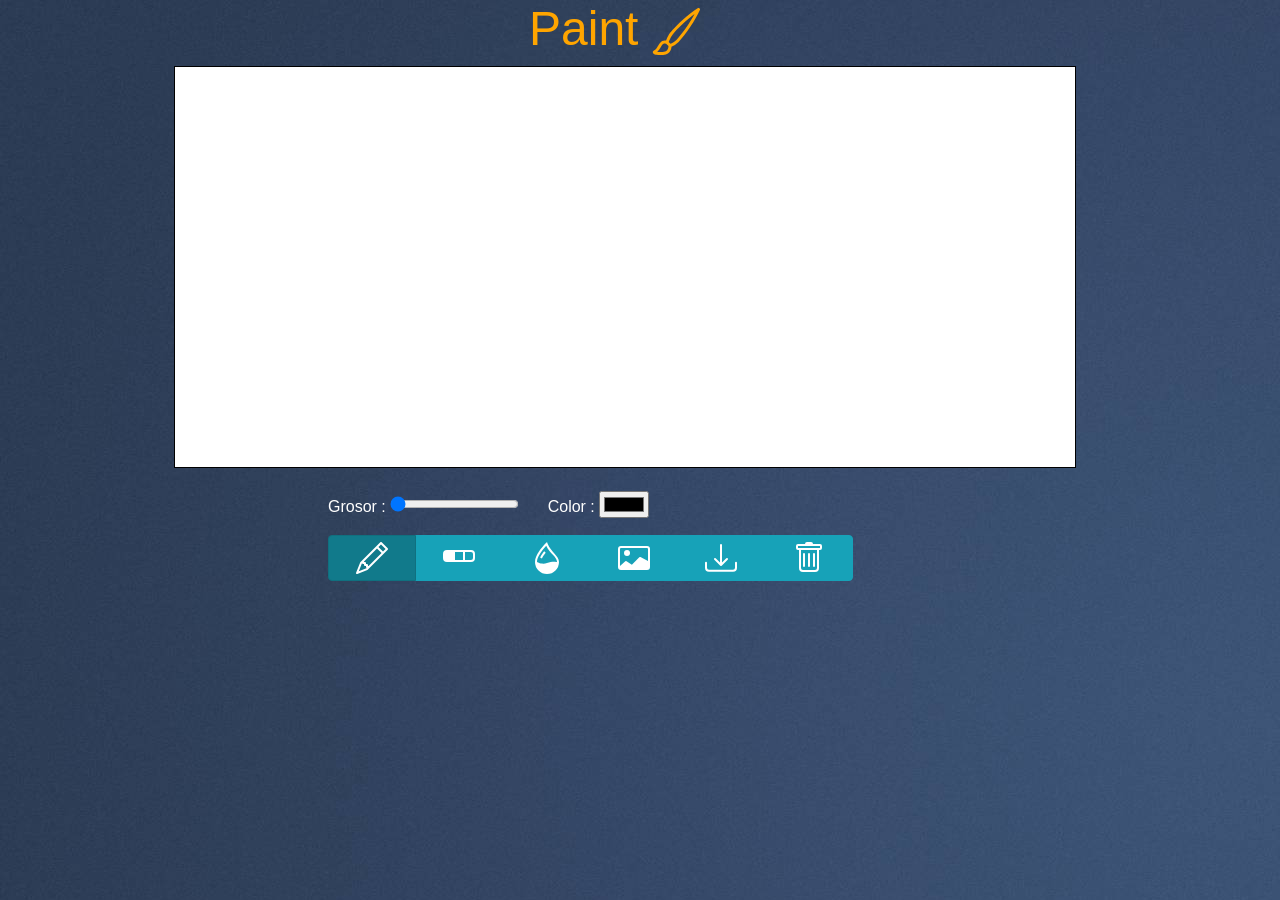
<file: index.html>
<!DOCTYPE html>
<html lang="en">

<head>
	<meta charset="UTF-8">
	<meta name="viewport" content="width=device-width, initial-scale=1.0">
	<title>Practica</title>

	<link rel="stylesheet" href="https://stackpath.bootstrapcdn.com/bootstrap/4.5.2/css/bootstrap.min.css"
		integrity="sha384-JcKb8q3iqJ61gNV9KGb8thSsNjpSL0n8PARn9HuZOnIxN0hoP+VmmDGMN5t9UJ0Z" crossorigin="anonymous">
	<link rel="stylesheet" href="css/estilo.css">
	<script src="https://code.jquery.com/jquery-3.5.1.slim.min.js"
		integrity="sha384-DfXdz2htPH0lsSSs5nCTpuj/zy4C+OGpamoFVy38MVBnE+IbbVYUew+OrCXaRkfj"
		crossorigin="anonymous"></script>
	<script src="https://cdn.jsdelivr.net/npm/popper.js@1.16.1/dist/umd/popper.min.js"
		integrity="sha384-9/reFTGAW83EW2RDu2S0VKaIzap3H66lZH81PoYlFhbGU+6BZp6G7niu735Sk7lN"
		crossorigin="anonymous"></script>
	<script src="https://stackpath.bootstrapcdn.com/bootstrap/4.5.2/js/bootstrap.min.js"
		integrity="sha384-B4gt1jrGC7Jh4AgTPSdUtOBvfO8shuf57BaghqFfPlYxofvL8/KUEfYiJOMMV+rV"
		crossorigin="anonymous"></script>
	<script type="text/javascript" src="js/paint.js"></script>
</head>

<body>
	<div class="container">

		<div class="row">
			<div class="col-12">
				<h1>Paint <svg width="1em" height="1em" viewBox="0 0 16 16" class="bi bi-brush"
						fill="orange" xmlns="http://www.w3.org/2000/svg">
						<path fill-rule="evenodd"
							d="M15.825.12a.5.5 0 0 1 .132.584c-1.53 3.43-4.743 8.17-7.095 10.64a6.067 6.067 0 0 1-2.373 1.534c-.018.227-.06.538-.16.868-.201.659-.667 1.479-1.708 1.74a8.117 8.117 0 0 1-3.078.132 3.658 3.658 0 0 1-.563-.135 1.382 1.382 0 0 1-.465-.247.714.714 0 0 1-.204-.288.622.622 0 0 1 .004-.443c.095-.245.316-.38.461-.452.393-.197.625-.453.867-.826.094-.144.184-.297.287-.472l.117-.198c.151-.255.326-.54.546-.848.528-.739 1.2-.925 1.746-.896.126.007.243.025.348.048.062-.172.142-.38.238-.608.261-.619.658-1.419 1.187-2.069 2.175-2.67 6.18-6.206 9.117-8.104a.5.5 0 0 1 .596.04zM4.705 11.912a1.23 1.23 0 0 0-.419-.1c-.247-.013-.574.05-.88.479a11.01 11.01 0 0 0-.5.777l-.104.177c-.107.181-.213.362-.32.528-.206.317-.438.61-.76.861a7.127 7.127 0 0 0 2.657-.12c.559-.139.843-.569.993-1.06a3.121 3.121 0 0 0 .126-.75l-.793-.792zm1.44.026c.12-.04.277-.1.458-.183a5.068 5.068 0 0 0 1.535-1.1c1.9-1.996 4.412-5.57 6.052-8.631-2.591 1.927-5.566 4.66-7.302 6.792-.442.543-.796 1.243-1.042 1.826a11.507 11.507 0 0 0-.276.721l.575.575zm-4.973 3.04l.007-.005a.031.031 0 0 1-.007.004zm3.582-3.043l.002.001h-.002z" />
					</svg></h1>
				<canvas id="entregable1" width="900" height="400"></canvas>
				
			</div>
		</div>

		<div class="row">
			<div class="herramientas col-12">
				<div class="col-10 mt-3">
					<label class="mr-4">Grosor : <input type="range" id="grosor" min="1" max="20" value="1"> </label>
					<label>Color : <input type="color" id="color"></label>
					<label id ="select-brillo" class="mr-4 ml-4 d-none">Brillo : <input type="range" id="cant-brillo" min="0" max="100" > </label>
					<label id ="select-saturado" class="mr-4 ml-4 d-none">Saturacion : <input type="range" id="cant-saturado" min="1" max="20" > </label>
				</div>

				<div class="col-6 btn-group btn-group-toggle mt-2" data-toggle="buttons">
					<label class="btn btn-info active">
						<input type="radio" name="options" id="lapiz" checked> <svg width="2em" height="2em"
							viewBox="0 0 16 16" class="bi bi-pencil" fill="currentColor"
							xmlns="http://www.w3.org/2000/svg">
							<path fill-rule="evenodd"
								d="M12.146.146a.5.5 0 0 1 .708 0l3 3a.5.5 0 0 1 0 .708l-10 10a.5.5 0 0 1-.168.11l-5 2a.5.5 0 0 1-.65-.65l2-5a.5.5 0 0 1 .11-.168l10-10zM11.207 2.5L13.5 4.793 14.793 3.5 12.5 1.207 11.207 2.5zm1.586 3L10.5 3.207 4 9.707V10h.5a.5.5 0 0 1 .5.5v.5h.5a.5.5 0 0 1 .5.5v.5h.293l6.5-6.5zm-9.761 5.175l-.106.106-1.528 3.821 3.821-1.528.106-.106A.5.5 0 0 1 5 12.5V12h-.5a.5.5 0 0 1-.5-.5V11h-.5a.5.5 0 0 1-.468-.325z" />
						</svg>
					</label>
					<label class="btn btn-info">
						<input type="radio" name="options" id="goma"><svg width="2em" height="2em" viewBox="0 0 16 16"
							class="bi bi-segmented-nav" fill="currentColor" xmlns="http://www.w3.org/2000/svg">
							<path fill-rule="evenodd"
								d="M14 5H6v4h8a1 1 0 0 0 1-1V6a1 1 0 0 0-1-1zM2 4a2 2 0 0 0-2 2v2a2 2 0 0 0 2 2h12a2 2 0 0 0 2-2V6a2 2 0 0 0-2-2H2z" />
							<path fill-rule="evenodd" d="M10 9V5h1v4h-1z" />
						</svg>
					</label>
					<label class="btn btn-info">
						<input type="radio" name="options" id="pintar-canvas"><svg width="2em" height="2em"
							viewBox="0 0 16 16" class="bi bi-droplet-half" fill="currentColor"
							xmlns="http://www.w3.org/2000/svg">
							<path fill-rule="evenodd"
								d="M7.21.8C7.69.295 8 0 8 0c.109.363.234.708.371 1.038.812 1.946 2.073 3.35 3.197 4.6C12.878 7.096 14 8.345 14 10a6 6 0 0 1-12 0C2 6.668 5.58 2.517 7.21.8zm.413 1.021A31.25 31.25 0 0 0 5.794 3.99c-.726.95-1.436 2.008-1.96 3.07C3.304 8.133 3 9.138 3 10c0 0 2.5 1.5 5 .5s5-.5 5-.5c0-1.201-.796-2.157-2.181-3.7l-.03-.032C9.75 5.11 8.5 3.72 7.623 1.82z" />
							<path fill-rule="evenodd"
								d="M4.553 7.776c.82-1.641 1.717-2.753 2.093-3.13l.708.708c-.29.29-1.128 1.311-1.907 2.87l-.894-.448z" />
						</svg>
					</label>
					<label class="btn btn-info">
						<input type="radio" name="options" id="btn-cargar-foto"><svg width="2em" height="2em"
							viewBox="0 0 16 16" class="bi bi-card-image" fill="currentColor"
							xmlns="http://www.w3.org/2000/svg">
							<path fill-rule="evenodd"
								d="M14.5 3h-13a.5.5 0 0 0-.5.5v9c0 .013 0 .027.002.04V12l2.646-2.354a.5.5 0 0 1 .63-.062l2.66 1.773 3.71-3.71a.5.5 0 0 1 .577-.094L15 9.499V3.5a.5.5 0 0 0-.5-.5zm-13-1A1.5 1.5 0 0 0 0 3.5v9A1.5 1.5 0 0 0 1.5 14h13a1.5 1.5 0 0 0 1.5-1.5v-9A1.5 1.5 0 0 0 14.5 2h-13zm4.502 3.5a1.5 1.5 0 1 1-3 0 1.5 1.5 0 0 1 3 0z" />
						</svg>
					</label>
					<label class="btn btn-info">
						<input type="radio" name="options" id="guardar"><svg width="2em" height="2em"
							viewBox="0 0 16 16" class="bi bi-download" fill="currentColor"
							xmlns="http://www.w3.org/2000/svg">
							<path fill-rule="evenodd"
								d="M.5 9.9a.5.5 0 0 1 .5.5v2.5a1 1 0 0 0 1 1h12a1 1 0 0 0 1-1v-2.5a.5.5 0 0 1 1 0v2.5a2 2 0 0 1-2 2H2a2 2 0 0 1-2-2v-2.5a.5.5 0 0 1 .5-.5z" />
							<path fill-rule="evenodd"
								d="M7.646 11.854a.5.5 0 0 0 .708 0l3-3a.5.5 0 0 0-.708-.708L8.5 10.293V1.5a.5.5 0 0 0-1 0v8.793L5.354 8.146a.5.5 0 1 0-.708.708l3 3z" />
						</svg>
					</label>
					<label class="btn btn-info">
						<input type="radio" name="options" id="descartar"><svg width="2em" height="2em"
							viewBox="0 0 16 16" class="bi bi-trash" fill="currentColor"
							xmlns="http://www.w3.org/2000/svg">
							<path
								d="M5.5 5.5A.5.5 0 0 1 6 6v6a.5.5 0 0 1-1 0V6a.5.5 0 0 1 .5-.5zm2.5 0a.5.5 0 0 1 .5.5v6a.5.5 0 0 1-1 0V6a.5.5 0 0 1 .5-.5zm3 .5a.5.5 0 0 0-1 0v6a.5.5 0 0 0 1 0V6z" />
							<path fill-rule="evenodd"
								d="M14.5 3a1 1 0 0 1-1 1H13v9a2 2 0 0 1-2 2H5a2 2 0 0 1-2-2V4h-.5a1 1 0 0 1-1-1V2a1 1 0 0 1 1-1H6a1 1 0 0 1 1-1h2a1 1 0 0 1 1 1h3.5a1 1 0 0 1 1 1v1zM4.118 4L4 4.059V13a1 1 0 0 0 1 1h6a1 1 0 0 0 1-1V4.059L11.882 4H4.118zM2.5 3V2h11v1h-11z" />
						</svg>
					</label>
				</div>



				<label id="filtros" class="my-1 mr-1 d-none">Filtros:
					<select id= "filtros-select" class="custom-select my-1 mr-sm-2">
						<option selected value="default">default</option>
						<option value="negativo">negativo</option>
						<option value="binarizacion">binarizacion</option>
						<option value="sepia">sepia</option>
						<option value="grises">grises</option>
						<option value="brillo">brillo</option>
						<option value="saturado">saturado</option>
					</select>
				</label>
				<input id="foto-input" type="file" style="display: none;" atccept="image/*">
				<!--Blue select-->
			</div>
		</div>
	</div>
</body>

</html>
</file>
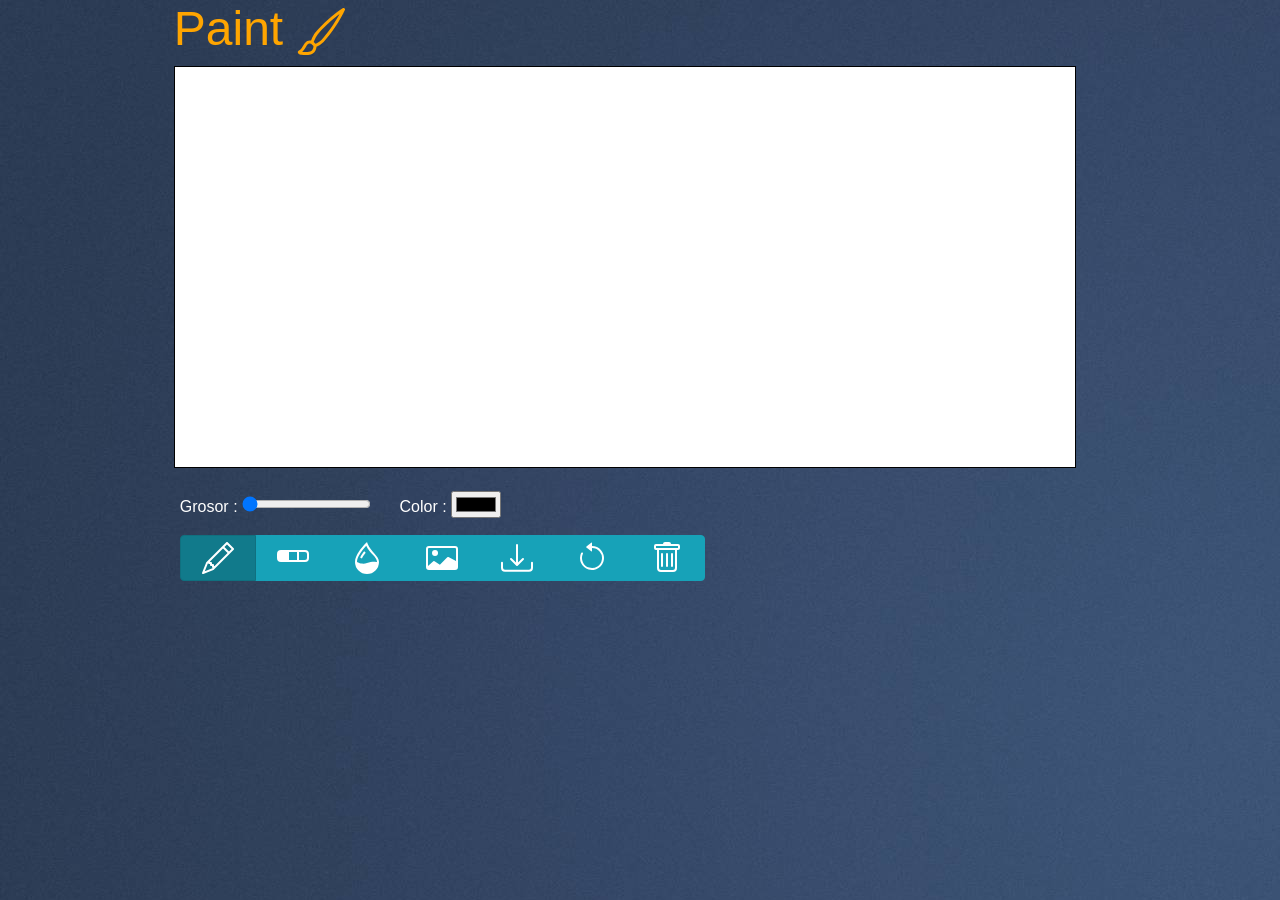
<file: entregable1/index.html>
<!DOCTYPE html>
<html lang="en">

<head>
	<meta charset="UTF-8">
	<meta name="viewport" content="width=device-width, initial-scale=1.0">
	<title>Paint</title>

	<link rel="stylesheet" href="https://stackpath.bootstrapcdn.com/bootstrap/4.5.2/css/bootstrap.min.css"
		integrity="sha384-JcKb8q3iqJ61gNV9KGb8thSsNjpSL0n8PARn9HuZOnIxN0hoP+VmmDGMN5t9UJ0Z" crossorigin="anonymous">
	<link rel="stylesheet" href="css/estilo.css">
	<script src="https://code.jquery.com/jquery-3.5.1.slim.min.js"
		integrity="sha384-DfXdz2htPH0lsSSs5nCTpuj/zy4C+OGpamoFVy38MVBnE+IbbVYUew+OrCXaRkfj"
		crossorigin="anonymous"></script>
	<script src="https://cdn.jsdelivr.net/npm/popper.js@1.16.1/dist/umd/popper.min.js"
		integrity="sha384-9/reFTGAW83EW2RDu2S0VKaIzap3H66lZH81PoYlFhbGU+6BZp6G7niu735Sk7lN"
		crossorigin="anonymous"></script>
	<script src="https://stackpath.bootstrapcdn.com/bootstrap/4.5.2/js/bootstrap.min.js"
		integrity="sha384-B4gt1jrGC7Jh4AgTPSdUtOBvfO8shuf57BaghqFfPlYxofvL8/KUEfYiJOMMV+rV"
		crossorigin="anonymous"></script>
	<script type="text/javascript" src="js/paint.js"></script>
</head>

<body>
	<div class="container">

		<div class="row">
			<div class="col-12">
				<h1>Paint <svg width="1em" height="1em" viewBox="0 0 16 16" class="bi bi-brush" fill="orange"
						xmlns="http://www.w3.org/2000/svg">
						<path fill-rule="evenodd"
							d="M15.825.12a.5.5 0 0 1 .132.584c-1.53 3.43-4.743 8.17-7.095 10.64a6.067 6.067 0 0 1-2.373 1.534c-.018.227-.06.538-.16.868-.201.659-.667 1.479-1.708 1.74a8.117 8.117 0 0 1-3.078.132 3.658 3.658 0 0 1-.563-.135 1.382 1.382 0 0 1-.465-.247.714.714 0 0 1-.204-.288.622.622 0 0 1 .004-.443c.095-.245.316-.38.461-.452.393-.197.625-.453.867-.826.094-.144.184-.297.287-.472l.117-.198c.151-.255.326-.54.546-.848.528-.739 1.2-.925 1.746-.896.126.007.243.025.348.048.062-.172.142-.38.238-.608.261-.619.658-1.419 1.187-2.069 2.175-2.67 6.18-6.206 9.117-8.104a.5.5 0 0 1 .596.04zM4.705 11.912a1.23 1.23 0 0 0-.419-.1c-.247-.013-.574.05-.88.479a11.01 11.01 0 0 0-.5.777l-.104.177c-.107.181-.213.362-.32.528-.206.317-.438.61-.76.861a7.127 7.127 0 0 0 2.657-.12c.559-.139.843-.569.993-1.06a3.121 3.121 0 0 0 .126-.75l-.793-.792zm1.44.026c.12-.04.277-.1.458-.183a5.068 5.068 0 0 0 1.535-1.1c1.9-1.996 4.412-5.57 6.052-8.631-2.591 1.927-5.566 4.66-7.302 6.792-.442.543-.796 1.243-1.042 1.826a11.507 11.507 0 0 0-.276.721l.575.575zm-4.973 3.04l.007-.005a.031.031 0 0 1-.007.004zm3.582-3.043l.002.001h-.002z" />
					</svg></h1>
				<canvas id="entregable1" width="900" height="400"></canvas>

			</div>

		</div>

		<div class="row">
			<div class="herramientas col-12">
				<div class="col-10 mt-3">
					<label class="mr-4">Grosor : <input type="range" id="grosor" min="1" max="20" value="1"> </label>
					<label>Color : <input type="color" id="color"></label>
					<label id="select-brillo" class="mr-4 ml-4 d-none">Brillo : <input type="range" id="cant-brillo"
							min="1" max="3" step="0.1"> </label>
					<label id="select-saturado" class="mr-4 ml-4 d-none">Saturacion : <input type="range"
							id="cant-saturado" min="1" max="5" step="0.1"> </label>
					<label id="select-blur" class="mr-4 ml-4 d-none">desenfoque : <input type="range" id="cant-blur"
							min="0" max="5"> </label>
				</div>
				<div class="ml-3 col-7 alert alert-warning alert-dismissible fade show d-none" role="alert" id="alert">
					<strong>Atencion!</strong> las imagenes se descargaran con una resolucion de 900 x 400.
					<button type="button" class="close" id="close-alert">
						<span aria-hidden="true">&times;</span>
					</button>
				</div>
				<div class="col-6 btn-group btn-group-toggle mt-2" data-toggle="buttons">

					<label class="btn btn-info active">
						<input type="radio" name="options" id="lapiz" checked> <svg width="2em" height="2em"
							viewBox="0 0 16 16" class="bi bi-pencil" fill="currentColor"
							xmlns="http://www.w3.org/2000/svg">
							<path fill-rule="evenodd"
								d="M12.146.146a.5.5 0 0 1 .708 0l3 3a.5.5 0 0 1 0 .708l-10 10a.5.5 0 0 1-.168.11l-5 2a.5.5 0 0 1-.65-.65l2-5a.5.5 0 0 1 .11-.168l10-10zM11.207 2.5L13.5 4.793 14.793 3.5 12.5 1.207 11.207 2.5zm1.586 3L10.5 3.207 4 9.707V10h.5a.5.5 0 0 1 .5.5v.5h.5a.5.5 0 0 1 .5.5v.5h.293l6.5-6.5zm-9.761 5.175l-.106.106-1.528 3.821 3.821-1.528.106-.106A.5.5 0 0 1 5 12.5V12h-.5a.5.5 0 0 1-.5-.5V11h-.5a.5.5 0 0 1-.468-.325z" />
						</svg>
					</label>
					<label class="btn btn-info">
						<input type="radio" name="options" id="goma"><svg width="2em" height="2em" viewBox="0 0 16 16"
							class="bi bi-segmented-nav" fill="currentColor" xmlns="http://www.w3.org/2000/svg">
							<path fill-rule="evenodd"
								d="M14 5H6v4h8a1 1 0 0 0 1-1V6a1 1 0 0 0-1-1zM2 4a2 2 0 0 0-2 2v2a2 2 0 0 0 2 2h12a2 2 0 0 0 2-2V6a2 2 0 0 0-2-2H2z" />
							<path fill-rule="evenodd" d="M10 9V5h1v4h-1z" />
						</svg>
					</label>
					<label class="btn btn-info">
						<input type="radio" name="options" id="pintar-canvas"><svg width="2em" height="2em"
							viewBox="0 0 16 16" class="bi bi-droplet-half" fill="currentColor"
							xmlns="http://www.w3.org/2000/svg">
							<path fill-rule="evenodd"
								d="M7.21.8C7.69.295 8 0 8 0c.109.363.234.708.371 1.038.812 1.946 2.073 3.35 3.197 4.6C12.878 7.096 14 8.345 14 10a6 6 0 0 1-12 0C2 6.668 5.58 2.517 7.21.8zm.413 1.021A31.25 31.25 0 0 0 5.794 3.99c-.726.95-1.436 2.008-1.96 3.07C3.304 8.133 3 9.138 3 10c0 0 2.5 1.5 5 .5s5-.5 5-.5c0-1.201-.796-2.157-2.181-3.7l-.03-.032C9.75 5.11 8.5 3.72 7.623 1.82z" />
							<path fill-rule="evenodd"
								d="M4.553 7.776c.82-1.641 1.717-2.753 2.093-3.13l.708.708c-.29.29-1.128 1.311-1.907 2.87l-.894-.448z" />
						</svg>
					</label>
					<label class="btn btn-info">
						<input type="radio" name="options" id="btn-cargar-foto"><svg width="2em" height="2em"
							viewBox="0 0 16 16" class="bi bi-card-image" fill="currentColor"
							xmlns="http://www.w3.org/2000/svg">
							<path fill-rule="evenodd"
								d="M14.5 3h-13a.5.5 0 0 0-.5.5v9c0 .013 0 .027.002.04V12l2.646-2.354a.5.5 0 0 1 .63-.062l2.66 1.773 3.71-3.71a.5.5 0 0 1 .577-.094L15 9.499V3.5a.5.5 0 0 0-.5-.5zm-13-1A1.5 1.5 0 0 0 0 3.5v9A1.5 1.5 0 0 0 1.5 14h13a1.5 1.5 0 0 0 1.5-1.5v-9A1.5 1.5 0 0 0 14.5 2h-13zm4.502 3.5a1.5 1.5 0 1 1-3 0 1.5 1.5 0 0 1 3 0z" />
						</svg>
					</label>
					<label class="btn btn-info">
						<input type="radio" name="options" id="guardar"><svg width="2em" height="2em"
							viewBox="0 0 16 16" class="bi bi-download" fill="currentColor"
							xmlns="http://www.w3.org/2000/svg">
							<path fill-rule="evenodd"
								d="M.5 9.9a.5.5 0 0 1 .5.5v2.5a1 1 0 0 0 1 1h12a1 1 0 0 0 1-1v-2.5a.5.5 0 0 1 1 0v2.5a2 2 0 0 1-2 2H2a2 2 0 0 1-2-2v-2.5a.5.5 0 0 1 .5-.5z" />
							<path fill-rule="evenodd"
								d="M7.646 11.854a.5.5 0 0 0 .708 0l3-3a.5.5 0 0 0-.708-.708L8.5 10.293V1.5a.5.5 0 0 0-1 0v8.793L5.354 8.146a.5.5 0 1 0-.708.708l3 3z" />
						</svg>
					</label>
					<label class="btn btn-info">
						<input type="radio" name="options" id="volver"><svg width="2em" height="2em" viewBox="0 0 16 16" class="bi bi-arrow-counterclockwise" fill="currentColor" xmlns="http://www.w3.org/2000/svg">
							<path fill-rule="evenodd" d="M8 3a5 5 0 1 1-4.546 2.914.5.5 0 0 0-.908-.417A6 6 0 1 0 8 2v1z"/>
							<path d="M8 4.466V.534a.25.25 0 0 0-.41-.192L5.23 2.308a.25.25 0 0 0 0 .384l2.36 1.966A.25.25 0 0 0 8 4.466z"/>
						  </svg>
					</label>
					<label class="btn btn-info">
						<input type="radio" name="options" id="descartar"><svg width="2em" height="2em"
							viewBox="0 0 16 16" class="bi bi-trash" fill="currentColor"
							xmlns="http://www.w3.org/2000/svg">
							<path
								d="M5.5 5.5A.5.5 0 0 1 6 6v6a.5.5 0 0 1-1 0V6a.5.5 0 0 1 .5-.5zm2.5 0a.5.5 0 0 1 .5.5v6a.5.5 0 0 1-1 0V6a.5.5 0 0 1 .5-.5zm3 .5a.5.5 0 0 0-1 0v6a.5.5 0 0 0 1 0V6z" />
							<path fill-rule="evenodd"
								d="M14.5 3a1 1 0 0 1-1 1H13v9a2 2 0 0 1-2 2H5a2 2 0 0 1-2-2V4h-.5a1 1 0 0 1-1-1V2a1 1 0 0 1 1-1H6a1 1 0 0 1 1-1h2a1 1 0 0 1 1 1h3.5a1 1 0 0 1 1 1v1zM4.118 4L4 4.059V13a1 1 0 0 0 1 1h6a1 1 0 0 0 1-1V4.059L11.882 4H4.118zM2.5 3V2h11v1h-11z" />
						</svg>
					</label>
				</div>


				<select id="filtros-select" class="custom-select my-1 mr-sm-2 col-2 d-none">
					<option selected disabled value="default">sin filtro</option>
					<option value="negativo">negativo</option>
					<option value="binarizacion">binarizacion</option>
					<option value="sepia">sepia</option>
					<option value="grises">grises</option>
					<option value="brillo">brillo</option>
					<option value="saturado">saturado</option>
					<option value="blur">blur</option>
				</select>
				<input id="foto-input" type="file" style="display: none;" accept="image/*">
				<!--Blue select-->
			</div>

		</div>
	</div>
</body>

</html>
</file>
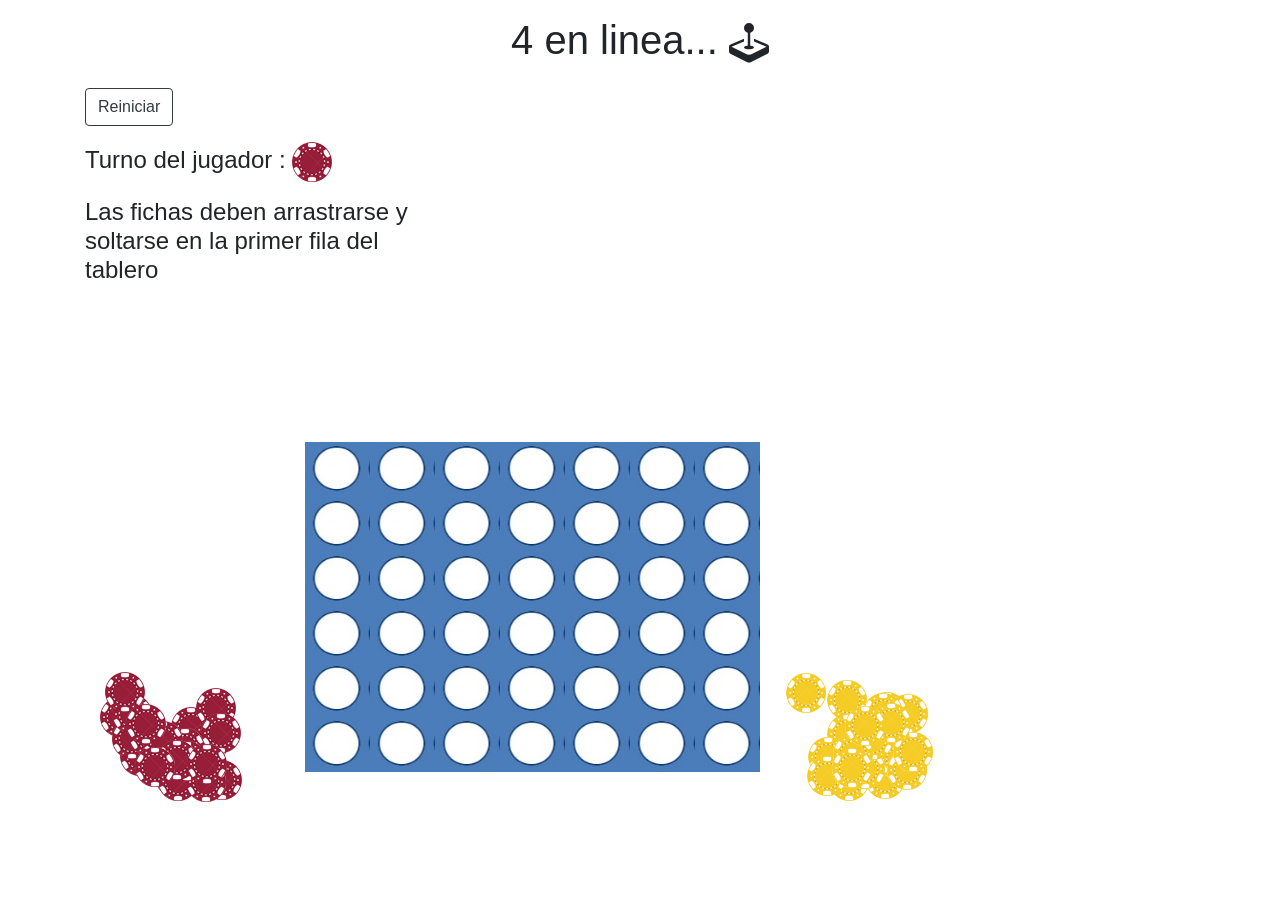
<file: entregable2/index.html>
<!DOCTYPE html>
<html lang="en">

<head>
    <meta charset="UTF-8">
    <meta name="viewport" content="width=device-width, initial-scale=1.0">
    <link rel="stylesheet" href="css/estilo.css">
    <link rel="stylesheet" href="https://stackpath.bootstrapcdn.com/bootstrap/4.5.2/css/bootstrap.min.css"
        integrity="sha384-JcKb8q3iqJ61gNV9KGb8thSsNjpSL0n8PARn9HuZOnIxN0hoP+VmmDGMN5t9UJ0Z" crossorigin="anonymous">
    <script src="https://code.jquery.com/jquery-3.5.1.slim.min.js"
        integrity="sha384-DfXdz2htPH0lsSSs5nCTpuj/zy4C+OGpamoFVy38MVBnE+IbbVYUew+OrCXaRkfj"
        crossorigin="anonymous"></script>
    <script src="https://cdn.jsdelivr.net/npm/popper.js@1.16.1/dist/umd/popper.min.js"
        integrity="sha384-9/reFTGAW83EW2RDu2S0VKaIzap3H66lZH81PoYlFhbGU+6BZp6G7niu735Sk7lN"
        crossorigin="anonymous"></script>
    <script src="https://stackpath.bootstrapcdn.com/bootstrap/4.5.2/js/bootstrap.min.js"
        integrity="sha384-B4gt1jrGC7Jh4AgTPSdUtOBvfO8shuf57BaghqFfPlYxofvL8/KUEfYiJOMMV+rV"
        crossorigin="anonymous"></script>
    <script src="./js/tablero.js"></script>
    <script src="./js/jugador.js"></script>
    <script src="./js/ficha.js"></script>
    <script src="./js/app.js"></script>
    <script src="./js/main.js"></script>

    <title>4 en linea</title>
</head>

<body>




    <div class="container">
        <div class="row">
            <div class="col-12 text-center mt-3 mb-3">
                <h1> 4 en linea... <svg width="1em" height="1em" viewBox="0 0 16 16" class="bi bi-joystick"
                        fill="currentColor" xmlns="http://www.w3.org/2000/svg">
                        <path
                            d="M7.106 15.553L.553 12.276A1 1 0 0 1 0 11.382V9.471a1 1 0 0 1 .606-.89L6 6.269v1.088L1 9.5l5.658 2.83a3 3 0 0 0 2.684 0L15 9.5l-5-2.143V6.27l5.394 2.312a1 1 0 0 1 .606.89v1.911a1 1 0 0 1-.553.894l-6.553 3.277a2 2 0 0 1-1.788 0z" />
                        <path fill-rule="evenodd" d="M7.5 9.5v-6h1v6h-1z" />
                        <path
                            d="M10 9.75c0 .414-.895.75-2 .75s-2-.336-2-.75S6.895 9 8 9s2 .336 2 .75zM10 2a2 2 0 1 1-4 0 2 2 0 0 1 4 0z" />
                    </svg></h1>
            </div>
            <div class="col-4">
                <button type="button" id="reiniciar" class="btn btn-outline-dark">Reiniciar</button>
                <h4 class="mt-3"> <span id="turnos">Turno del jugador :</span> <img id="imgJugadorActual"
                        src="css/imagenes/ficha-roja.png" alt=""></h4>
                <h4 class="mt-3">Las fichas deben arrastrarse y soltarse en la primer fila del tablero</h4>
            </div>
            <div class="col-12">
                <canvas id="entregable2" width="900" height="600"></canvas>
            </div>
        </div>
    </div>

</body>

</html>
</file>
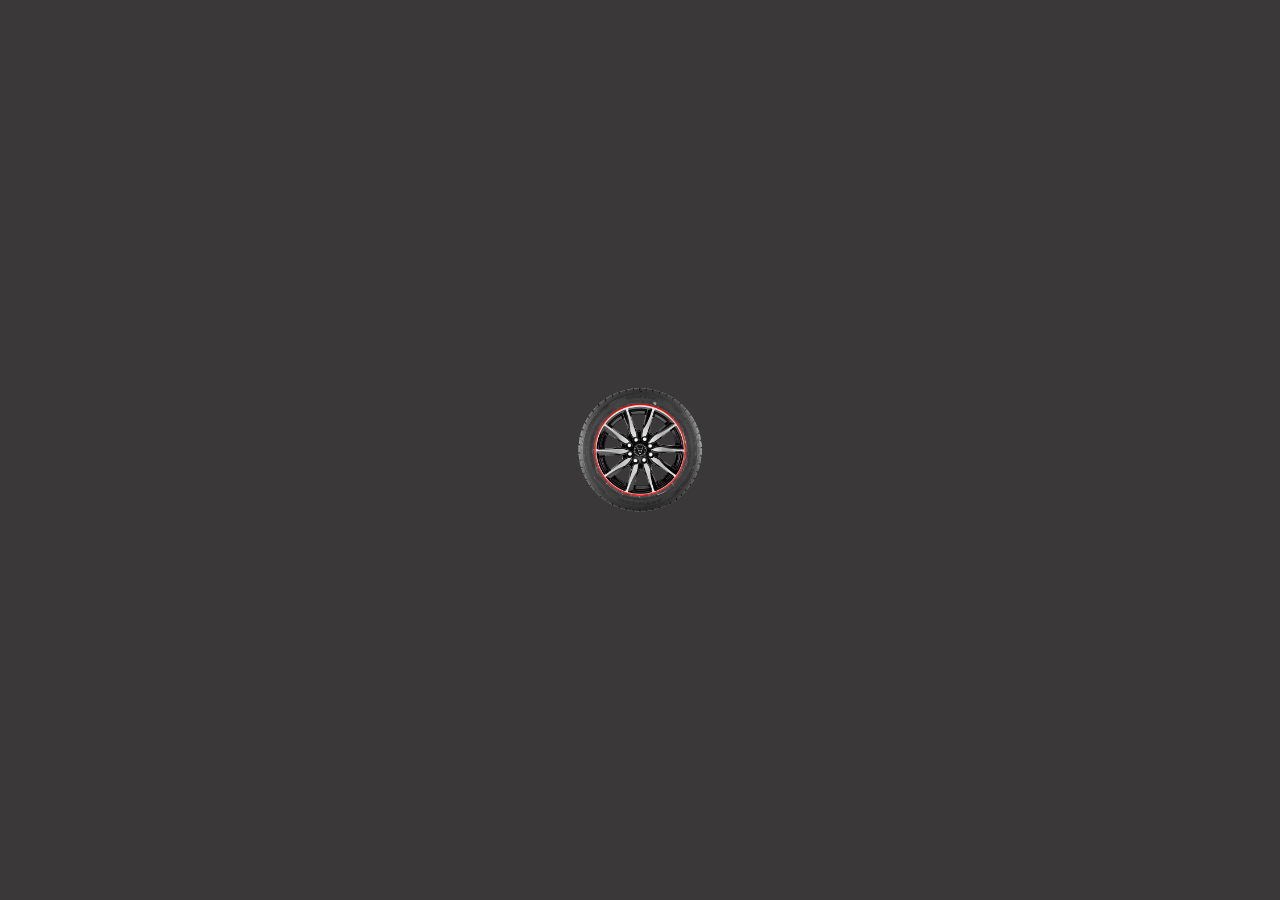
<file: entregable3/index.html>
<!DOCTYPE html>
<html lang="en">

<head>
  <meta charset="UTF-8">
  <meta name="viewport" content="width=device-width, initial-scale=1.0">
  <title>Fast and Furious</title>
  <link rel="stylesheet" href="css/general.css">
  <link rel="stylesheet" href="css/index.css">
  <script type="text/javascript" src="js/loader.js"></script>
  <script type="text/javascript" src="js/escenas.js"></script>
  <script type="text/javascript" src="js/estreno.js"></script>
  <script type="text/javascript" src="js/scroll.js"></script>
  <script type="text/javascript" src="js/dropdown.js"></script>
</head>

<body>
  <div class="loader">
    <img id="img-loader" src="./imagaenes/laoder/loader.png" alt="llanta">

  </div>

  <div class="nav d-none">
    <ul>
      <h3>Fast and Furious 9</h3>
      <li><a href="index.html">Inicio</a></li>
      <li><a href="calendario.html">Calendario</a></li>
      <li><a href="contacto.html">Contacto</a></li>
      <li id="dropdown"><a href="#"><span> &#x2630;</span></a></li>
    </ul>

  </div>
  <div class="dropdown-content d-none" id="hamburguer">
    <ul>
      <li>
        <a href="https://www.youtube.com/watch?v=FUK2kdPsBws&ab_channel=UniversalPicturesUK" target="_blank">Tráiler</a>
      </li>
      <li>
        <a href="https://es.wikipedia.org/wiki/F9_(pel%C3%ADcula)" target="_blank">+info</a>
      </li>
      <li>
        <a href="https://www.youtube.com/results?search_query=triler+fast+and+furius+8" target="_blank">fast and furious
          8</a>
      </li>
      <li>
        <a href="https://www.youtube.com/watch?v=Skpu5HaVkOc" target="_blank">fast and furious 7</a>
      </li>
      <li>
        <a href="https://www.youtube.com/watch?v=dKi5XoeTN0k" target="_blank">fast and furious 6</a>
      </li>
    </ul>
  </div>
  <section class="parallax d-none bg">
    <div id="particle"></div>
    <div id="smoke"></div>
    <div id="nitro"> <img src="./imagaenes/parallax/nitro.png" alt=""></div>
  </section>

  <div class="container d-none ">
    <div id="estreno">
      <h1>¡ Estrena en !</h1>
      <h1 id="estreno-js"></h1>
      
      <img class="car" src="./imagaenes/parallax/fppter4.png" alt="" style="margin-right: 0;">
     

    </div>

    <section class="escenas">
      <h1>Escenas Destacadas</h1>
      <div class="slideshow-container">
        
        <div class="mySlides fade">
          <div class="numbertext">3 / 3</div>
          <img src="./imagaenes/escenas/escena1.jpg" style="width:100%">
          <div class="text">Enfrentamiento entre Toretto y Jakob.</div>
        </div>
        
        
        <div class="mySlides fade">
          <div class="numbertext">2 / 3</div>
          <img src="./imagaenes/escenas/escenas2.jpg" style="width:100%">
          <div class="text">Toretto encima de un trailer.</div>
        </div>
        <div class="mySlides fade">
          <div class="numbertext">1 / 3</div>
          <img src="./imagaenes/escenas/escena3.jpg" style="width:100%">
          <div class="text">Jakob traicionando a Toretto.</div>
        </div>
        
        <a class="prev">&#10094;</a>
        <a class="next">&#10095;</a>

      </div>
    </section>
    <section class="cards">
      <h1>Personajes Principales</h1>

      <div class="flip-card">
        <div class="flip-card-inner">
          <div class="flip-card-front">
            <img src="imagaenes/personajes/JakobToretto.jpg" alt="Jakob Toretto">
            <h2>Jakob Toretto</h2>
          </div>
          <div class="flip-card-back">
            <h2>Jakob Toretto</h2>
            <p>Fue incorporado en la 9na entrega. Interpretara al hermano de Dominic Toretto, como el villano de la
              pelicula. los fans esperan anciosos la aprticipacion del actor.</p>

          </div>
        </div>
      </div>

      <div class="flip-card">
        <div class="flip-card-inner">
          <div class="flip-card-front">
            <img src="imagaenes/personajes/LetyOrtiz.jpg" alt="Lety Ortiz">
            <h2>Lety Ortiz</h2>
          </div>
          <div class="flip-card-back">
            <h2>Lety Ortiz</h2>
            <p>Leticia Ortiz es una personaje ficticio de la saga cinematográfica The Fast and the Furious, siendo
              interpretada por Michelle Rodriguez. La personaje fue creada por Gary Scott Thompson y apareció en la
              primera entrega como la novia de Dominic Toretto.</p>

          </div>
        </div>
      </div>

      <div class="flip-card">
        <div class="flip-card-inner">
          <div class="flip-card-front">
            <img src="imagaenes/personajes/DominicToretto.jpg" alt="Dominic Toretto">
            <h2>Dominic Toretto</h2>
          </div>
          <div class="flip-card-back">
            <h2>Dominic Toretto</h2>
            <p>Dominic Toretto es un personaje de ficción protagonista de la saga cinematográfica The Fast and the
              Furious. Interpretado por Vin Diesel, el personaje fue creado por el guionista Gary Scott Thompson.
              Toretto, uno de los apodos de Dominic, fue introducido en la primera película de la serie The Fast and the
              Furious.​</p>

          </div>
        </div>
      </div>

      <div class="flip-card">
        <div class="flip-card-inner">
          <div class="flip-card-front">
            <img src="imagaenes/personajes/RomanPierce.jpg" alt="Roman Pierce">
            <h2>Roman Pierce</h2>
          </div>
          <div class="flip-card-back">
            <h2>Roman Pierce</h2>
            <p>Roman Pearce es un personaje ficticio de la franquicia de medios The Fast and the Furious interpretado
              por el actor Tyrese Gibson. Es un ex convicto, arrestado por albergar autos robados, que ganó su libertad
              después de derrotar al narcotraficante Carter Verone con Brian O'Conner.</p>

          </div>
        </div>
      </div>

     
    </section>

  </div>




</body>

</html>
</file>
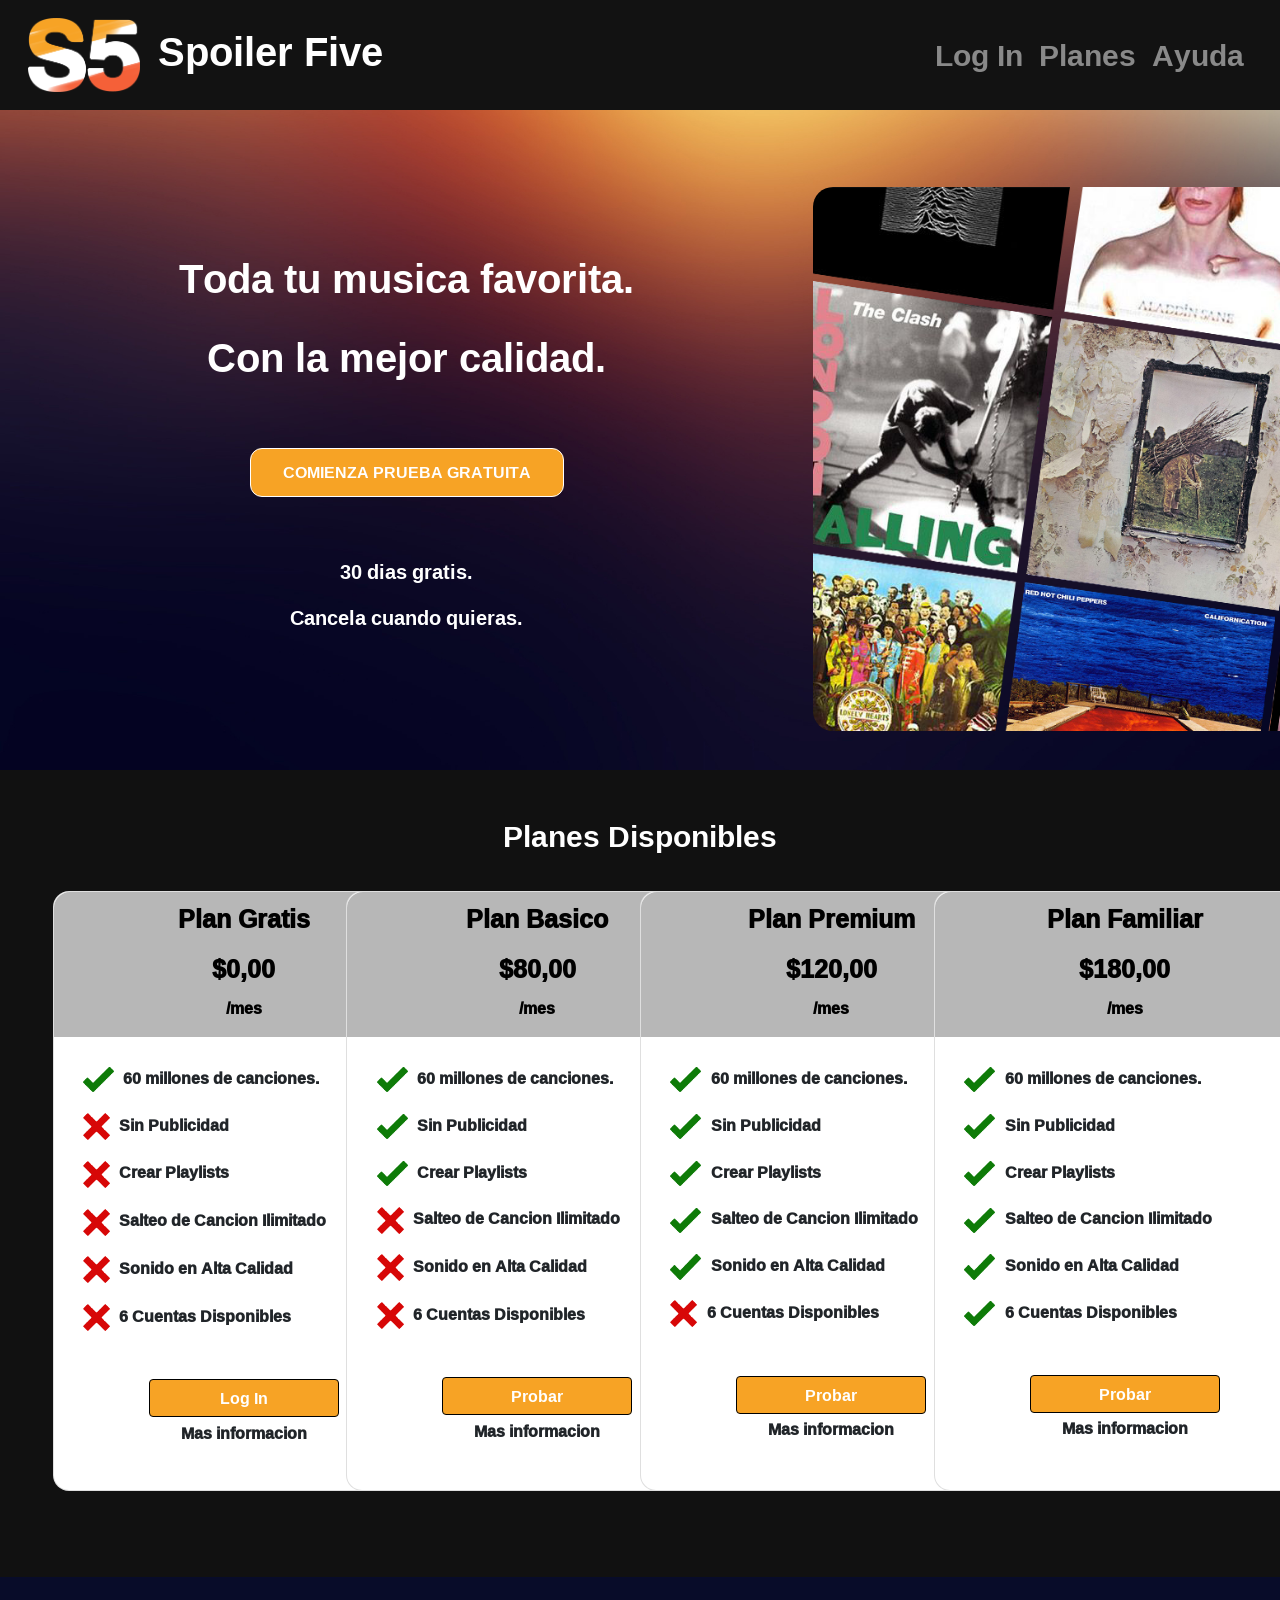
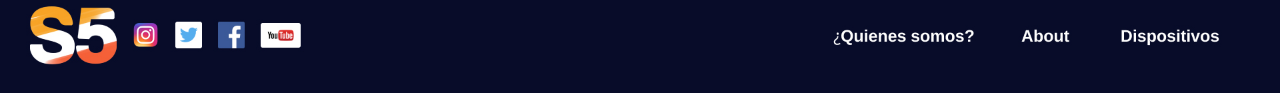
<file: Entregable5.1/index.html>
<!DOCTYPE html>
<html lang="en">

<head>
    <meta charset="UTF-8">
    <meta name="viewport" content="width=device-width, initial-scale=1.0">
    <title>Spoiler Five</title>
    <link rel="icon" href="imagenes/logo.png">
    <link href='https://fonts.googleapis.com/css?family=Ramabhadra' rel='stylesheet'>
    <link rel="stylesheet" href="https://cdn.jsdelivr.net/npm/bootstrap@4.5.3/dist/css/bootstrap.min.css"
        integrity="sha384-TX8t27EcRE3e/ihU7zmQxVncDAy5uIKz4rEkgIXeMed4M0jlfIDPvg6uqKI2xXr2" crossorigin="anonymous">
    <link rel="stylesheet" href="css/aspecto.css">
    <script src="https://code.jquery.com/jquery-3.5.1.slim.min.js" integrity="sha384-DfXdz2htPH0lsSSs5nCTpuj/zy4C+OGpamoFVy38MVBnE+IbbVYUew+OrCXaRkfj" crossorigin="anonymous"></script>
    <script src="https://cdn.jsdelivr.net/npm/bootstrap@4.5.3/dist/js/bootstrap.bundle.min.js" integrity="sha384-ho+j7jyWK8fNQe+A12Hb8AhRq26LrZ/JpcUGGOn+Y7RsweNrtN/tE3MoK7ZeZDyx" crossorigin="anonymous"></script>
</head>

<body>
    <!-- Barra de navegacion -->
    <nav class="navbar navbar-expand-lg navbar-dark sticky-top" id="fondo-barra">
        <div class="container-fluid">
            <a class="redirec-nav navbar-brand logo-barra" href="index.html">
                <img src="imagenes/logo.png" id="logo" alt="Logo Spoiler Five"><span>Spoiler Five</span>
            </a>

            <button class="navbar-toggler" type="button" data-toggle="collapse" data-target="#navbarSupportedContent" aria-controls="navbarSupportedContent" aria-expanded="false" aria-label="Toggle navigation">
              <span class="navbar-toggler-icon"></span>
            </button> 
                
            <div class="collapse navbar-collapse botones-nav" id="navbarSupportedContent">
                <ul class="navbar-nav ml-auto">
                    <li class="nav-item">
                        <a class="nav-link" href="login.html">Log In</a>
                    </li>
                    <li class="nav-item">
                        <a class="nav-link" href="#">Planes</a>
                    </li>
                    <li class="nav-item">
                        <a class="nav-link" href="#">Ayuda</a>
                    </li>
                </ul>
            </div>

        </div>
      </nav>
    <!-- Introduccion a servicio -->
    <section class="container-fluid introduccion">
        <div class="texto-introduccion">
            <h1>Spoiler Five</h1>
            <h2>Toda tu musica favorita.</h2>
            <h2>Con la mejor calidad.</h2>
            <a href="login.html" class="btn btn-prueba">COMIENZA PRUEBA GRATUITA</a>           
            <p>30 dias gratis.</p>
            <p>Cancela cuando quieras.</p>
        </div>
        <div class="imagen-discos">
            <img src="css/imagenes/albuneshome.png" alt="Imagen discos">
        </div>
    </section>
    <!-- Planes -->
    <section class="pricing py-5 ofertas">
        <h1>Planes Disponibles</h1>
        <div class="container-fluid">
            <div class="row contenedor-planes">
                <!-- Plan Gratis -->
                <div class="tarjeta col-lg-3">
                    <div class="tarjeta-ubicacion card mb-5 mb-lg-0">
                        <div class="tarjeta-dividida card-body">
                            <div class="encabezado">
                                <h3 class="card-title text-center">Plan Gratis</h3>
                                <h3 class="card-price text-center">$0,00</h3>
                                <p class="period">/mes</p>
                            </div>
                            <div class="elementos-precios">
                                <ul>
                                    <li class="item-beneficio"><img src="css/imagenes/logos/tick.png" alt="Tick">60 millones de canciones.</li>
                                    <li class="item-desventaja"><img src="css/imagenes/logos/cruz.png" alt="Cruz">Sin Publicidad</li>
                                    <li class="item-desventaja"><img src="css/imagenes/logos/cruz.png" alt="Cruz">Crear Playlists</li>
                                    <li class="item-desventaja"><img src="css/imagenes/logos/cruz.png" alt="Cruz">Salteo de Cancion Ilimitado</li>
                                    <li class="item-desventaja"><img src="css/imagenes/logos/cruz.png" alt="Cruz">Sonido en Alta Calidad</li>
                                    <li class="item-desventaja"><img src="css/imagenes/logos/cruz.png" alt="Cruz">6 Cuentas Disponibles</li>
                                </ul>
                                <a href="login.html" class="btn btn-block">Log In</a>
                                <p>Mas informacion</p>
                            </div>
                        </div>
                    </div>
                </div>
                <!-- Plan Basico -->
                <div class="tarjeta col-lg-3">
                    <div class="tarjeta-ubicacion card mb-5 mb-lg-0">
                        <div class="tarjeta-dividida card-body">
                            <div class="encabezado">
                                <h3 class="card-title text-center">Plan Basico</h3>
                                <h3 class="card-price text-center">$80,00</h3>
                                <p class="period">/mes</p>
                            </div>
                            <div class="elementos-precios">
                                <ul>
                                    <li class="item-beneficio"><img src="css/imagenes/logos/tick.png" alt="Tick">60 millones de canciones.</li>
                                    <li class="item-beneficio"><img src="css/imagenes/logos/tick.png" alt="Tick">Sin Publicidad</li>
                                    <li class="item-beneficio"><img src="css/imagenes/logos/tick.png" alt="Tick">Crear Playlists</li>
                                    <li class="item-desventaja"><img src="css/imagenes/logos/cruz.png" alt="Cruz">Salteo de Cancion Ilimitado</li>
                                    <li class="item-desventaja"><img src="css/imagenes/logos/cruz.png" alt="Cruz">Sonido en Alta Calidad</li>
                                    <li class="item-desventaja"><img src="css/imagenes/logos/cruz.png" alt="Cruz">6 Cuentas Disponibles</li>
                                </ul>
                                <a href="login.html" class="btn btn-block">Probar</a>
                                <p>Mas informacion</p>
                            </div>
                        </div>
                    </div>
                </div>
                <!-- Plan Premium -->
                <div class="tarjeta col-lg-3">
                    <div class="tarjeta-ubicacion card mb-5 mb-lg-0">
                        <div class="tarjeta-dividida card-body">
                            <div class="encabezado">
                                <h3 class="card-title text-center">Plan Premium</h3>
                                <h3 class="card-price text-center">$120,00</h3>
                                <p class="period">/mes</p>
                            </div>
                            <div class="elementos-precios">
                                <ul>
                                    <li class="item-beneficio"><img src="css/imagenes/logos/tick.png" alt="Tick">60 millones de canciones.</li>
                                    <li class="item-beneficio"><img src="css/imagenes/logos/tick.png" alt="Tick">Sin Publicidad</li>
                                    <li class="item-beneficio"><img src="css/imagenes/logos/tick.png" alt="Tick">Crear Playlists</li>
                                    <li class="item-beneficio"><img src="css/imagenes/logos/tick.png" alt="Tick">Salteo de Cancion Ilimitado</li>
                                    <li class="item-beneficio"><img src="css/imagenes/logos/tick.png" alt="Tick">Sonido en Alta Calidad</li>
                                    <li class="item-desventaja"><img src="css/imagenes/logos/cruz.png" alt="Cruz">6 Cuentas Disponibles</li>
                                </ul>
                                <a href="login.html" class="btn btn-block">Probar</a>
                                <p>Mas informacion</p>
                            </div>
                        </div>
                    </div>
                </div>
                <!-- Plan Familiar -->
                <div class="tarjeta col-lg-3">
                    <div class="tarjeta-ubicacion card mb-5 mb-lg-0">
                        <div class="tarjeta-dividida card-body">
                            <div class="encabezado">
                                <h3 class="card-title text-center">Plan Familiar</h3>
                                <h3 class="card-price text-center">$180,00</h3>
                                <p class="period">/mes</p>
                            </div>
                            <div class="elementos-precios">
                                <ul>
                                    <li class="item-beneficio"><img src="css/imagenes/logos/tick.png" alt="Tick">60 millones de canciones.</li>
                                    <li class="item-beneficio"><img src="css/imagenes/logos/tick.png" alt="Tick">Sin Publicidad</li>
                                    <li class="item-beneficio"><img src="css/imagenes/logos/tick.png" alt="Tick">Crear Playlists</li>
                                    <li class="item-beneficio"><img src="css/imagenes/logos/tick.png" alt="Tick">Salteo de Cancion Ilimitado</li>
                                    <li class="item-beneficio"><img src="css/imagenes/logos/tick.png" alt="Tick">Sonido en Alta Calidad</li>
                                    <li class="item-beneficio"><img src="css/imagenes/logos/tick.png" alt="Tick">6 Cuentas Disponibles</li>
                                </ul>
                                <a href="login.html" class="btn btn-block">Probar</a>
                                <p>Mas informacion</p>
                            </div>
                        </div>
                    </div>
                </div>
            </div>
        </div>
    </section>
    <!-- Footer -->
    <footer>
        <img src="imagenes/footer.jpg" alt="Footer">
        <img class="footer-mobile-azul" src="imagenes/footermobile.jpg" alt="FooterMobile">
    </footer>
</body>

</html>
</file>
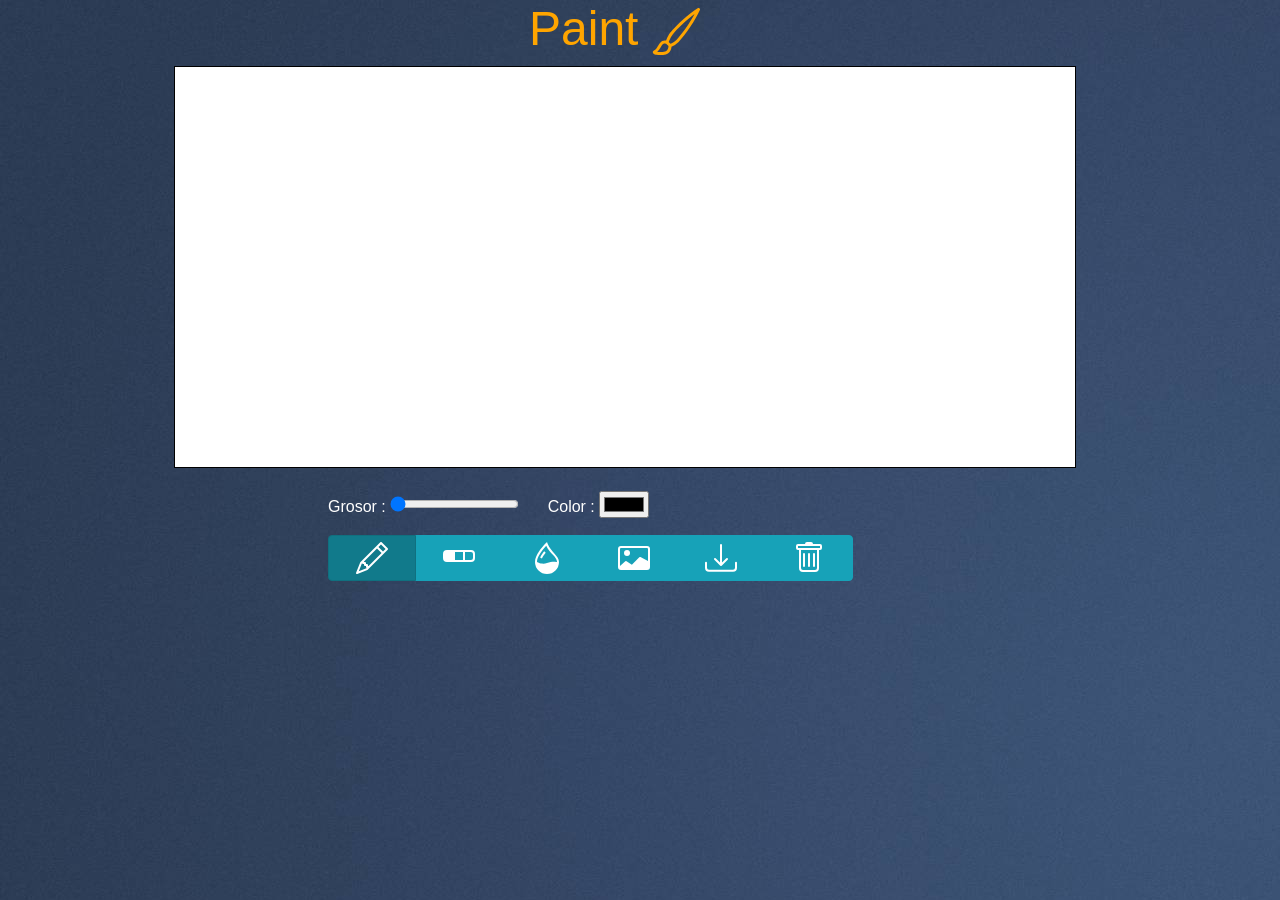
<file: tp1/index.html>
<!DOCTYPE html>
<html lang="en">

<head>
	<meta charset="UTF-8">
	<meta name="viewport" content="width=device-width, initial-scale=1.0">
	<title>Practica</title>

	<link rel="stylesheet" href="https://stackpath.bootstrapcdn.com/bootstrap/4.5.2/css/bootstrap.min.css"
		integrity="sha384-JcKb8q3iqJ61gNV9KGb8thSsNjpSL0n8PARn9HuZOnIxN0hoP+VmmDGMN5t9UJ0Z" crossorigin="anonymous">
	<link rel="stylesheet" href="css/estilo.css">
	<script src="https://code.jquery.com/jquery-3.5.1.slim.min.js"
		integrity="sha384-DfXdz2htPH0lsSSs5nCTpuj/zy4C+OGpamoFVy38MVBnE+IbbVYUew+OrCXaRkfj"
		crossorigin="anonymous"></script>
	<script src="https://cdn.jsdelivr.net/npm/popper.js@1.16.1/dist/umd/popper.min.js"
		integrity="sha384-9/reFTGAW83EW2RDu2S0VKaIzap3H66lZH81PoYlFhbGU+6BZp6G7niu735Sk7lN"
		crossorigin="anonymous"></script>
	<script src="https://stackpath.bootstrapcdn.com/bootstrap/4.5.2/js/bootstrap.min.js"
		integrity="sha384-B4gt1jrGC7Jh4AgTPSdUtOBvfO8shuf57BaghqFfPlYxofvL8/KUEfYiJOMMV+rV"
		crossorigin="anonymous"></script>
	<script type="text/javascript" src="js/paint.js"></script>
</head>

<body>
	<div class="container">

		<div class="row">
			<div class="col-12">
				<h1>Paint <svg width="1em" height="1em" viewBox="0 0 16 16" class="bi bi-brush"
						fill="orange" xmlns="http://www.w3.org/2000/svg">
						<path fill-rule="evenodd"
							d="M15.825.12a.5.5 0 0 1 .132.584c-1.53 3.43-4.743 8.17-7.095 10.64a6.067 6.067 0 0 1-2.373 1.534c-.018.227-.06.538-.16.868-.201.659-.667 1.479-1.708 1.74a8.117 8.117 0 0 1-3.078.132 3.658 3.658 0 0 1-.563-.135 1.382 1.382 0 0 1-.465-.247.714.714 0 0 1-.204-.288.622.622 0 0 1 .004-.443c.095-.245.316-.38.461-.452.393-.197.625-.453.867-.826.094-.144.184-.297.287-.472l.117-.198c.151-.255.326-.54.546-.848.528-.739 1.2-.925 1.746-.896.126.007.243.025.348.048.062-.172.142-.38.238-.608.261-.619.658-1.419 1.187-2.069 2.175-2.67 6.18-6.206 9.117-8.104a.5.5 0 0 1 .596.04zM4.705 11.912a1.23 1.23 0 0 0-.419-.1c-.247-.013-.574.05-.88.479a11.01 11.01 0 0 0-.5.777l-.104.177c-.107.181-.213.362-.32.528-.206.317-.438.61-.76.861a7.127 7.127 0 0 0 2.657-.12c.559-.139.843-.569.993-1.06a3.121 3.121 0 0 0 .126-.75l-.793-.792zm1.44.026c.12-.04.277-.1.458-.183a5.068 5.068 0 0 0 1.535-1.1c1.9-1.996 4.412-5.57 6.052-8.631-2.591 1.927-5.566 4.66-7.302 6.792-.442.543-.796 1.243-1.042 1.826a11.507 11.507 0 0 0-.276.721l.575.575zm-4.973 3.04l.007-.005a.031.031 0 0 1-.007.004zm3.582-3.043l.002.001h-.002z" />
					</svg></h1>
				<canvas id="entregable1" width="900" height="400"></canvas>
				<canvas id="canvas2" class="d-none"></canvas>
			</div>
		</div>

		<div class="row">
			<div class="herramientas col-12">
				<div class="col-10 mt-3">
					<label class="mr-4">Grosor : <input type="range" id="grosor" min="1" max="20" value="1"> </label>
					<label>Color : <input type="color" id="color"></label>
					<label id ="select-brillo" class="mr-4 ml-4 d-none">Brillo : <input type="range" id="cant-brillo" min="0" max="100" > </label>
					<label id ="select-saturado" class="mr-4 ml-4 d-none">Saturacion : <input type="range" id="cant-saturado" min="1" max="20" > </label>
				</div>

				<div class="col-6 btn-group btn-group-toggle mt-2" data-toggle="buttons">
					<label class="btn btn-info active">
						<input type="radio" name="options" id="lapiz" checked> <svg width="2em" height="2em"
							viewBox="0 0 16 16" class="bi bi-pencil" fill="currentColor"
							xmlns="http://www.w3.org/2000/svg">
							<path fill-rule="evenodd"
								d="M12.146.146a.5.5 0 0 1 .708 0l3 3a.5.5 0 0 1 0 .708l-10 10a.5.5 0 0 1-.168.11l-5 2a.5.5 0 0 1-.65-.65l2-5a.5.5 0 0 1 .11-.168l10-10zM11.207 2.5L13.5 4.793 14.793 3.5 12.5 1.207 11.207 2.5zm1.586 3L10.5 3.207 4 9.707V10h.5a.5.5 0 0 1 .5.5v.5h.5a.5.5 0 0 1 .5.5v.5h.293l6.5-6.5zm-9.761 5.175l-.106.106-1.528 3.821 3.821-1.528.106-.106A.5.5 0 0 1 5 12.5V12h-.5a.5.5 0 0 1-.5-.5V11h-.5a.5.5 0 0 1-.468-.325z" />
						</svg>
					</label>
					<label class="btn btn-info">
						<input type="radio" name="options" id="goma"><svg width="2em" height="2em" viewBox="0 0 16 16"
							class="bi bi-segmented-nav" fill="currentColor" xmlns="http://www.w3.org/2000/svg">
							<path fill-rule="evenodd"
								d="M14 5H6v4h8a1 1 0 0 0 1-1V6a1 1 0 0 0-1-1zM2 4a2 2 0 0 0-2 2v2a2 2 0 0 0 2 2h12a2 2 0 0 0 2-2V6a2 2 0 0 0-2-2H2z" />
							<path fill-rule="evenodd" d="M10 9V5h1v4h-1z" />
						</svg>
					</label>
					<label class="btn btn-info">
						<input type="radio" name="options" id="pintar-canvas"><svg width="2em" height="2em"
							viewBox="0 0 16 16" class="bi bi-droplet-half" fill="currentColor"
							xmlns="http://www.w3.org/2000/svg">
							<path fill-rule="evenodd"
								d="M7.21.8C7.69.295 8 0 8 0c.109.363.234.708.371 1.038.812 1.946 2.073 3.35 3.197 4.6C12.878 7.096 14 8.345 14 10a6 6 0 0 1-12 0C2 6.668 5.58 2.517 7.21.8zm.413 1.021A31.25 31.25 0 0 0 5.794 3.99c-.726.95-1.436 2.008-1.96 3.07C3.304 8.133 3 9.138 3 10c0 0 2.5 1.5 5 .5s5-.5 5-.5c0-1.201-.796-2.157-2.181-3.7l-.03-.032C9.75 5.11 8.5 3.72 7.623 1.82z" />
							<path fill-rule="evenodd"
								d="M4.553 7.776c.82-1.641 1.717-2.753 2.093-3.13l.708.708c-.29.29-1.128 1.311-1.907 2.87l-.894-.448z" />
						</svg>
					</label>
					<label class="btn btn-info">
						<input type="radio" name="options" id="btn-cargar-foto"><svg width="2em" height="2em"
							viewBox="0 0 16 16" class="bi bi-card-image" fill="currentColor"
							xmlns="http://www.w3.org/2000/svg">
							<path fill-rule="evenodd"
								d="M14.5 3h-13a.5.5 0 0 0-.5.5v9c0 .013 0 .027.002.04V12l2.646-2.354a.5.5 0 0 1 .63-.062l2.66 1.773 3.71-3.71a.5.5 0 0 1 .577-.094L15 9.499V3.5a.5.5 0 0 0-.5-.5zm-13-1A1.5 1.5 0 0 0 0 3.5v9A1.5 1.5 0 0 0 1.5 14h13a1.5 1.5 0 0 0 1.5-1.5v-9A1.5 1.5 0 0 0 14.5 2h-13zm4.502 3.5a1.5 1.5 0 1 1-3 0 1.5 1.5 0 0 1 3 0z" />
						</svg>
					</label>
					<label class="btn btn-info">
						<input type="radio" name="options" id="guardar"><svg width="2em" height="2em"
							viewBox="0 0 16 16" class="bi bi-download" fill="currentColor"
							xmlns="http://www.w3.org/2000/svg">
							<path fill-rule="evenodd"
								d="M.5 9.9a.5.5 0 0 1 .5.5v2.5a1 1 0 0 0 1 1h12a1 1 0 0 0 1-1v-2.5a.5.5 0 0 1 1 0v2.5a2 2 0 0 1-2 2H2a2 2 0 0 1-2-2v-2.5a.5.5 0 0 1 .5-.5z" />
							<path fill-rule="evenodd"
								d="M7.646 11.854a.5.5 0 0 0 .708 0l3-3a.5.5 0 0 0-.708-.708L8.5 10.293V1.5a.5.5 0 0 0-1 0v8.793L5.354 8.146a.5.5 0 1 0-.708.708l3 3z" />
						</svg>
					</label>
					<label class="btn btn-info">
						<input type="radio" name="options" id="descartar"><svg width="2em" height="2em"
							viewBox="0 0 16 16" class="bi bi-trash" fill="currentColor"
							xmlns="http://www.w3.org/2000/svg">
							<path
								d="M5.5 5.5A.5.5 0 0 1 6 6v6a.5.5 0 0 1-1 0V6a.5.5 0 0 1 .5-.5zm2.5 0a.5.5 0 0 1 .5.5v6a.5.5 0 0 1-1 0V6a.5.5 0 0 1 .5-.5zm3 .5a.5.5 0 0 0-1 0v6a.5.5 0 0 0 1 0V6z" />
							<path fill-rule="evenodd"
								d="M14.5 3a1 1 0 0 1-1 1H13v9a2 2 0 0 1-2 2H5a2 2 0 0 1-2-2V4h-.5a1 1 0 0 1-1-1V2a1 1 0 0 1 1-1H6a1 1 0 0 1 1-1h2a1 1 0 0 1 1 1h3.5a1 1 0 0 1 1 1v1zM4.118 4L4 4.059V13a1 1 0 0 0 1 1h6a1 1 0 0 0 1-1V4.059L11.882 4H4.118zM2.5 3V2h11v1h-11z" />
						</svg>
					</label>
				</div>



				<label id="filtros" class="my-1 mr-1 d-none">Filtros:
					<select id= "filtros-select" class="custom-select my-1 mr-sm-2">
						<option selected value="default">default</option>
						<option value="negativo">negativo</option>
						<option value="binarizacion">binarizacion</option>
						<option value="sepia">sepia</option>
						<option value="grises">grises</option>
						<option value="brillo">brillo</option>
						<option value="saturado">saturado</option>
					</select>
				</label>
				<input id="foto-input" type="file" style="display: none;" atccept="image/*">
				<!--Blue select-->
			</div>
		</div>
	</div>
</body>

</html>
</file>
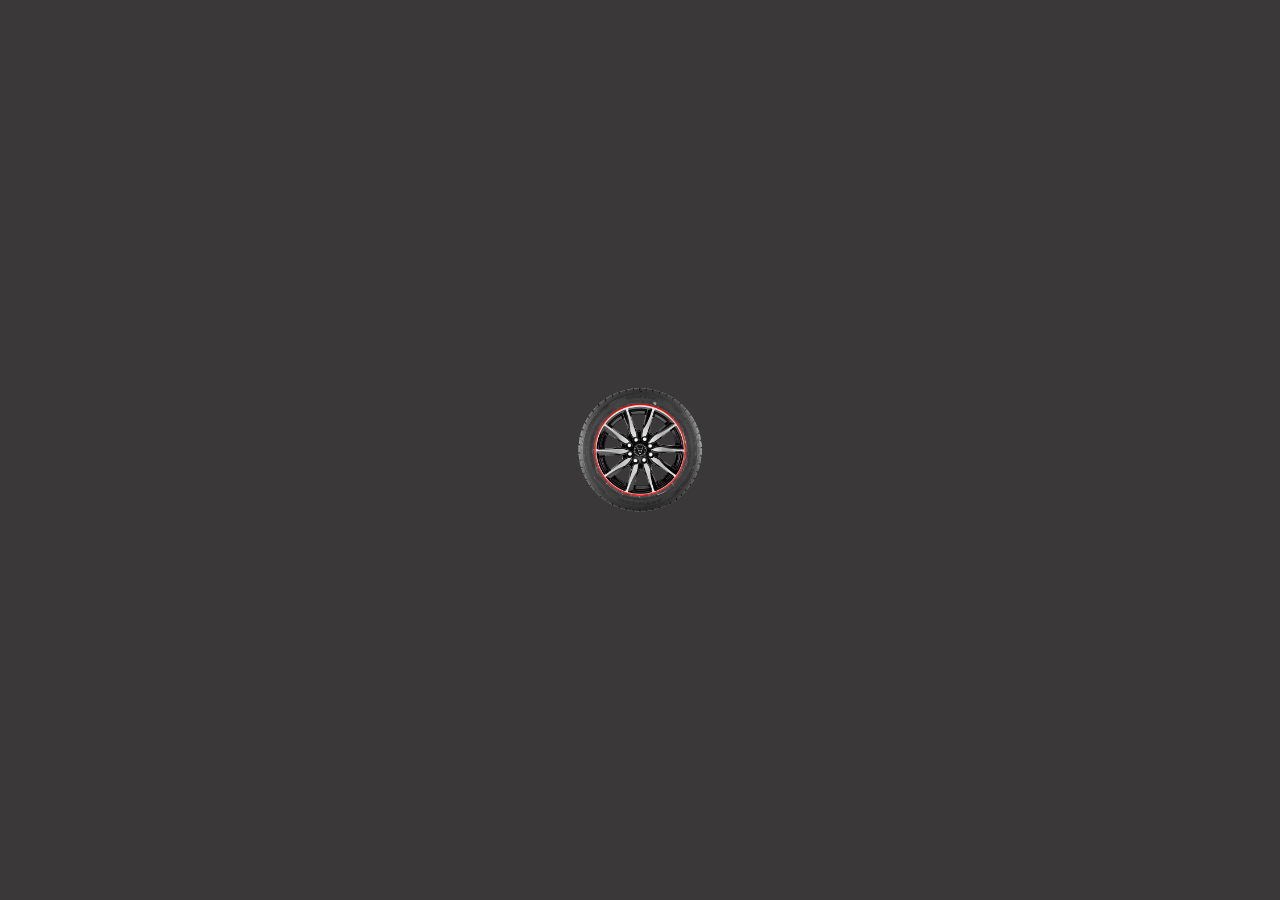
<file: entregable3/calendario.html>
<!DOCTYPE html>
<html lang="en">

<head>
    <meta charset="UTF-8">
    <meta name="viewport" content="width=device-width, initial-scale=1.0">
    <title>Fast and Furious</title>
    <link rel="stylesheet" href="css/general.css">
    <link rel="stylesheet" href="css/calendario.css">
    <script type="text/javascript" src="js/dropdown.js"></script> 
    <script type="text/javascript" src="js/calendario.js"></script>
    <script type="text/javascript" src="js/loader.js"></script>
</head>

<body>
    <div class="loader">
        <img  id="img-loader"  src="./imagaenes/laoder/loader.png" alt="llanta">
    </div>


    <div class="nav d-none">
        <ul>
            <h3>Fast and Furious 9</h3>
            <li><a href="index.html">Inicio</a></li>
            <li><a href="calendario.html">Calendario</a></li>
            <li><a href="contacto.html">Contacto</a></li>
            <li id="dropdown"><a href="#"><span> &#x2630;</span></a></li>
        </ul>
       
    </div>
    <div class="dropdown-content d-none" id="hamburguer">
        <ul>
            <li>
                <a href="https://www.youtube.com/watch?v=FUK2kdPsBws&ab_channel=UniversalPicturesUK" target="_blank">Tráiler</a>
            </li>
            <li>
                <a href="https://es.wikipedia.org/wiki/F9_(pel%C3%ADcula)" target="_blank">+info</a>
            </li>
            <li>
                <a href="https://www.youtube.com/results?search_query=triler+fast+and+furius+8" target="_blank">fast and furious 8</a>
            </li>
            <li>
                <a href="https://www.youtube.com/watch?v=Skpu5HaVkOc" target="_blank">fast and furious 7</a>
            </li>
            <li>
                <a href="https://www.youtube.com/watch?v=dKi5XoeTN0k" target="_blank">fast and furious 6</a>
            </li>
        </ul>
    </div>


    <div class="container d-none">

        <div class="acordeon-eventos">
            <h1>Eventos</h1>
            <button class="accordion">Estreno postergado!!.</button>
            <div class="panel">
                <img src="imagaenes/eventos/estrenopostergado.jpg" alt="">
                <p>"Es especialmente difícil informarles que tenemos que cambiar la fecha de estreno de la película.
                    No será posible que nuestros fanáticos de todo el mundo vean la película este mes de mayo.
                    Hemos cambiado la fecha de lanzamiento global a abril de 2021, Norte América estrenará el 2 de
                    abril",
                    expresaba el comunicado debido a la pandemia por el COVID-19.
                    Fast & Furious 9 será la penúltima entrega de la saga original protagonizada por Vin Diesel,
                    Michelle Rodriguez y Jordana Brewster.</p>
            </div>

            <button class="accordion">La saga tendra 2 entregas mas para culminar.</button>
            <div class="panel">
                <img src="imagaenes/eventos/dieseljustinlin.jpg" alt="">
                <p>a saga principal de Fast and Furious llega a su fin. Vin Diesel ya había adelantado anteriormente la
                    posibilidad de terminar la franquicia con una décima película. Sin embargo, en lugar de ser una
                    única cinta final, Universal Pictures ha confirmado que la saga tendrá un desenlace de dos partes,
                    ambas dirigidas por Justin Lin.

                    Según informa Deadline, habrá dos películas de la taquillera saga más después de Fast & Furious 9,
                    que llegará a los cines el año que viene tras sufrir varios retrasos por la pandemia de coronavirus.
                </p>
            </div>

            <button class="accordion">Entrevista a Vin Diesel (Dominic Toretto) - 2019.</button>
            <div class="panel">
                <img src="imagaenes/eventos/entrevistaDominic.jpg" alt="">
                <p>Vin Diesel hizo el anuncio en las redes sociales. "Sentimos todo el amor y la anticipación que tienes
                    por el próximo capítulo de nuestra saga", escribió. “Por eso es especialmente difícil hacerle saber
                    que tenemos que cambiar la fecha de estreno de la película. Ha quedado claro que no será posible que
                    todos nuestros fans de todo el mundo vean la película este mes de mayo".

                    "Si bien sabemos que es una decepción tener que esperar un poco más, este movimiento se realiza con
                    la seguridad de todos como nuestra principal consideración" agrego.</p>
            </div>
            <button class="accordion">Entrevista a John Cena (Jakob Toretto) - Principios de 2019.</button>
            <div class="panel">
                <img src="imagaenes/eventos/entrevistaJhon.jpg" alt="">
                <p>“Amigo, ese [Fast & Furious 9] fue increíble en muchos aspectos porque se trata de una franquicia,
                    como una franquicia heredada. El elenco de esa película ha estado trabajando en conjunto durante 20
                    años. Es un entorno familiar y es uno que el mundo ve como su familia también. Están en la historia,
                    están en los personajes y están en esta narrativa de 20 años y ocho entregas que, en muchos casos,
                    [es definitoria]. Esto es mucho de lo que es conocido en el entretenimiento y lo que la gente
                    espera" Decia john que en este caso sera el hermano de Dominic Toretto..</p>
            </div>
        </div>
    </div>

</body>

</html>
</file>
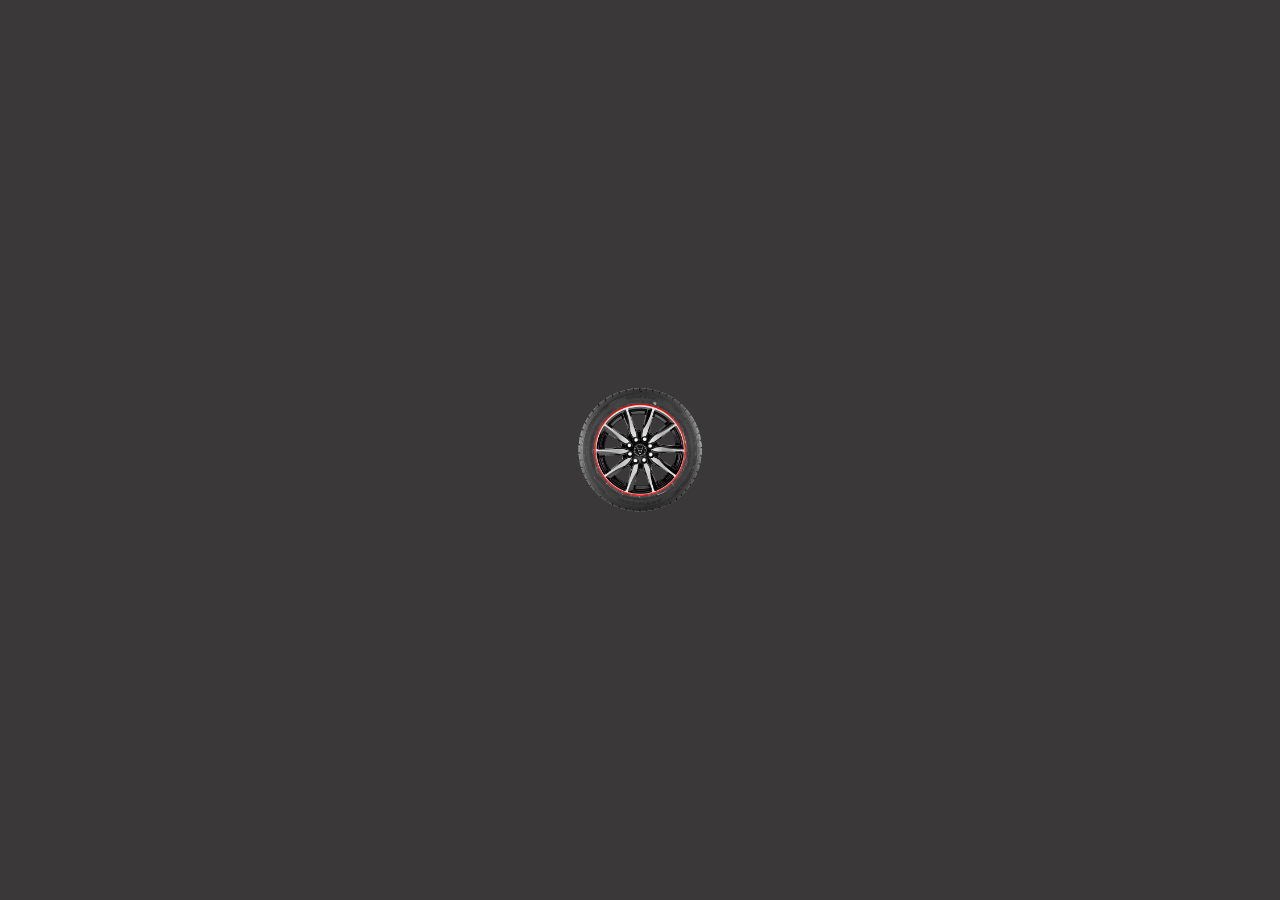
<file: entregable3/contacto.html>
<!DOCTYPE html>
<html lang="en">

<head>
    <meta charset="UTF-8">
    <meta name="viewport" content="width=device-width, initial-scale=1.0">
    <title>Fast and Furious</title>
    <link rel="stylesheet" href="css/general.css">
    <link rel="stylesheet" href="css/contacto.css">
    <link rel="shortcut icon" type="image/x-icon" href="imagaenes/logo.png" />
    <script type="text/javascript" src="js/dropdown.js"></script> 
    <script type="text/javascript" src="js/loader.js"></script> 
</head>

<body>
    <div class="loader">
        <img  id="img-loader"  src="./imagaenes/laoder/loader.png" alt="llanta">
      </div>
    
      <div class="nav d-none">
        <ul>
            <h3>Fast and Furious 9</h3>
            <li><a href="index.html">Inicio</a></li>
            <li><a href="calendario.html">Calendario</a></li>
            <li><a href="contacto.html">Contacto</a></li>
            <li id="dropdown"><a href="#"><span> &#x2630;</span></a></li>
        </ul>
     
    </div>
    <div class="dropdown-content d-none" id="hamburguer">
        <ul>
            <li>
                <a href="https://www.youtube.com/watch?v=FUK2kdPsBws&ab_channel=UniversalPicturesUK" target="_blank">Tráiler</a>
            </li>
            <li>
                <a href="https://es.wikipedia.org/wiki/F9_(pel%C3%ADcula)" target="_blank">+info</a>
            </li>
            <li>
                <a href="https://www.youtube.com/results?search_query=triler+fast+and+furius+8" target="_blank">fast and furious 8</a>
            </li>
            <li>
                <a href="https://www.youtube.com/watch?v=Skpu5HaVkOc" target="_blank">fast and furious 7</a>
            </li>
            <li>
                <a href="https://www.youtube.com/watch?v=dKi5XoeTN0k" target="_blank">fast and furious 6</a>
            </li>
        </ul>
    </div>
    <div class="container d-none">
        

        <div>
            <h1>Dejanos tu comentario o saludo ..</h1>
            <form>
    
                <label>Nombre:</label>
                <input type="text" required>
                <label>Email:</label><br>
                <input type="email" required>
                <label>Comentario/ Saludo:</label><br>
                <textarea rows="4" cols="50" required></textarea>
                <button type="submit"> Enviar</button>
    
            </form>

        </div>
    </div>

</body>

</html>
</file>
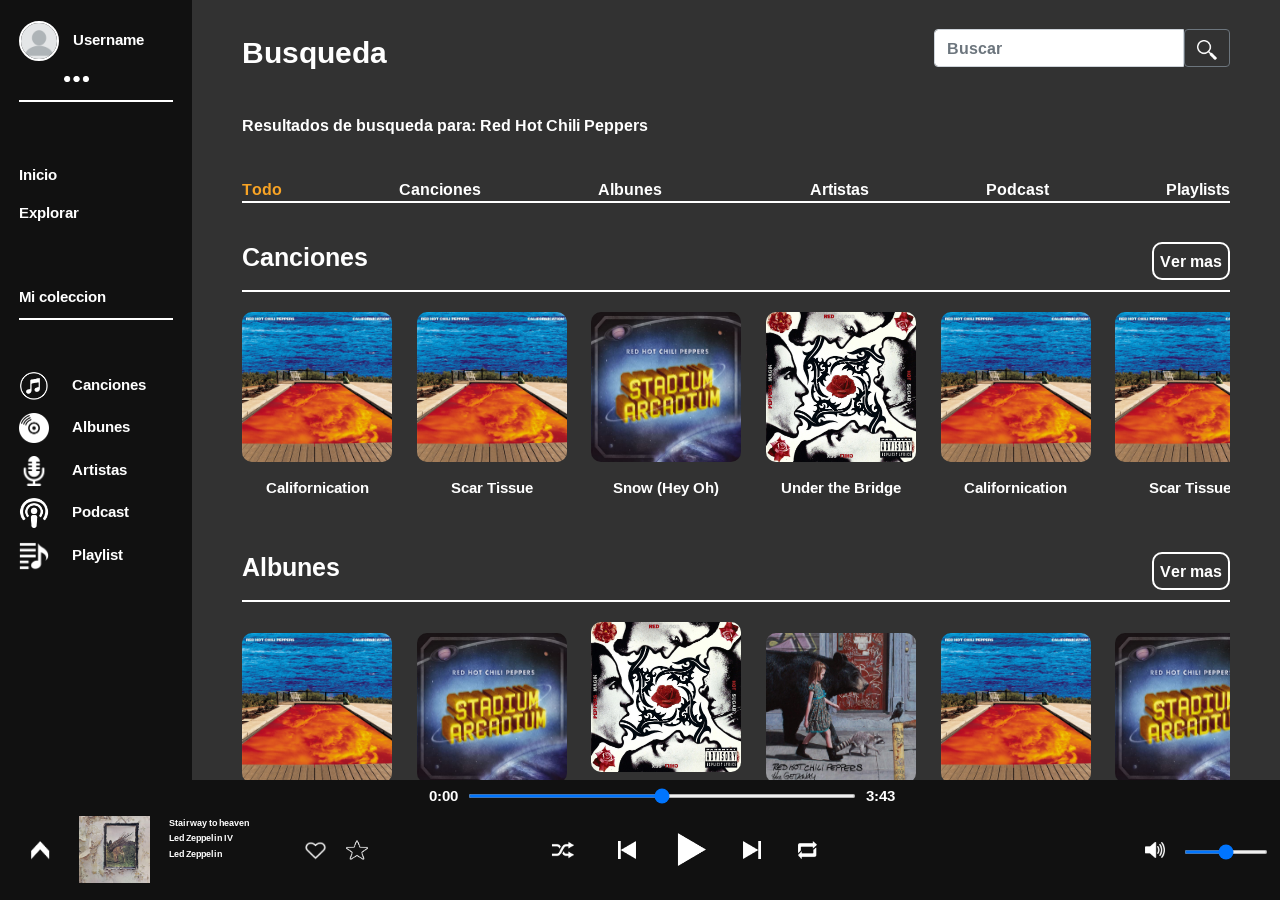
<file: Entregable5.1/busqueda.html>
<!DOCTYPE html>
<html lang="en">

<head>
    <meta charset="UTF-8">
    <meta name="viewport" content="width=device-width, initial-scale=1.0">
    <title>Spoiler Five</title>
    <link rel="icon" href="imagenes/logo.png">
    <link rel="stylesheet" href="https://cdn.jsdelivr.net/npm/bootstrap@4.5.3/dist/css/bootstrap.min.css"
        integrity="sha384-TX8t27EcRE3e/ihU7zmQxVncDAy5uIKz4rEkgIXeMed4M0jlfIDPvg6uqKI2xXr2" crossorigin="anonymous">
    <link rel="stylesheet" href="css/aspecto.css">
    <link href='https://fonts.googleapis.com/css?family=Ramabhadra' rel='stylesheet'>
    <script src="https://code.jquery.com/jquery-3.5.1.slim.min.js"
        integrity="sha384-DfXdz2htPH0lsSSs5nCTpuj/zy4C+OGpamoFVy38MVBnE+IbbVYUew+OrCXaRkfj"
        crossorigin="anonymous"></script>
    <script src="https://cdn.jsdelivr.net/npm/bootstrap@4.5.3/dist/js/bootstrap.bundle.min.js"
        integrity="sha384-ho+j7jyWK8fNQe+A12Hb8AhRq26LrZ/JpcUGGOn+Y7RsweNrtN/tE3MoK7ZeZDyx"
        crossorigin="anonymous"></script>
    <script type="text/javascript" src="js/main.js"></script>
</head>

<body>
    <!-- barra nav -->

    <aside class="menu">
        <section class="user">
            <img class="imagen-perfil" src="css/imagenes/redes/perfil.jpg" alt="imagen perfil">
            <p>Username</p>
            <img class="menu-user" src="css/imagenes/logos/3puntos.png" alt="menu user">
            <hr>
        </section>
        <section class="inicio-menu">
            <a href="homeReproductor.html"><p>Inicio</p></a>
            <p>Explorar</p>
        </section>
        <section class="mi-coleccion">
            <p>Mi coleccion
                <hr>
            </p>

            <article>
                <img src="css/imagenes/logos/cancion.png" alt="">
                <p>Canciones</p>
            </article>
            <article>
                <img src="css/imagenes/logos/album.png" alt="">
                <p>Albunes</p>
            </article>
            <article>
                <img src="css/imagenes/logos/artista.png" alt="">
                <p>Artistas</p>
            </article>
            <article>
                <img src="css/imagenes/logos/podcast.png" alt="">
                <p>Podcast</p>
            </article>
            <article>
                <img src="css/imagenes/logos/playlist.png" alt="">
                <a href="playlist.html"><p>Playlist</p></a>
            </article>

        </section>

    </aside>
    <!-- barra nav  cel-->
    <section class="nav-cel-top">
        <article>
            <img src="css/imagenes/redes/perfil.jpg" alt="">
        </article>
        <article>
            <p>Username</p>
        </article>
        <article id="dropdown-user">
            <span>&#9776</span>
        </article>
    </section>
    <aside id="drop-content" class="dropdown-user-menu d-none">
        <a href="">Salir del reproductor</a>
        <a href="">Configuraciones</a>
        <a href="">Planes</a>
        <a href="">Desconectarse</a>
    </aside>
    <section class="inicio">
        <section id="titulo-contenido">
            <div>
                <h1>Busqueda</h1>

            </div>
            <div class="input-group mb-3 j">
                <input type="text" class="form-control" placeholder="Buscar" aria-label="Recipient's username" aria-describedby="button-addon2">
                <div >
                    <a class="btn btn-outline-secondary" href="busqueda.html" id="button-addon2"><img src="css/imagenes/logos/lupa.png" alt="" style="width: 20px;"></a>
                </div>
              </div>
        </section>
        <p>Resultados de busqueda para: Red Hot Chili Peppers </p>

        <section class="filtros">
            <div>
                <p class="active">Todo</p>
                <p>Canciones</p>
                <p>Albunes</p>

            </div>
            <div>
                <p>Artistas</p>
                <p>Podcast</p>
                <p>Playlists</p>

            </div>
        </section>

        <section class="contenido-filtro">          
            </section>
        <section class="canciones-filtros">
            <div>
                <h2>Canciones</h2>
                <button type="button" class="btn-vermas-busqueda">Ver mas</button>
            </div>
            <hr>
            <section class="mixes">               
                <section class="carrousel">                  
                    <article>
                        <img src="imagenes/albunes/californication.jpg" alt="">
                        <p>Californication</p>
                       
                    </article>
                    <article>
                        <img src="imagenes/albunes/californication.jpg" alt="">
                        <p>Scar Tissue</p>
                        
                    </article>
                    <article>
                        <img src="imagenes/albunes/stadium.jpg" alt="">
                        <p>Snow (Hey Oh)</p>
                       
                    </article>
    
                    <article>
                        <img src="imagenes/albunes/bloodsugar.jpg" alt="">
                        <p>Under the Bridge</p>
                    
                    </article>
                    <article>
                        <img src="imagenes/albunes/californication.jpg" alt="">
                        <p>Californication</p>
                       
                    </article>
                    <article>
                        <img src="imagenes/albunes/californication.jpg" alt="">
                        <p>Scar Tissue</p>
                        
                    </article>
                    <article>
                        <img src="imagenes/albunes/stadium.jpg" alt="">
                        <p>Snow (Hey Oh)</p>
                       
                    </article>
    
                    <article>
                        <img src="imagenes/albunes/bloodsugar.jpg" alt="">
                        <p>Under the Bridge</p>
                    
                    </article>
                </section>
            </section>

        </section>
        <section class="albunes-filtros">
            <div>
                <h2>Albunes</h2>
                <button type="button" class="btn-vermas-busqueda">Ver mas</button>
            </div>
            <hr>

            <section class="carrousel">

                <article>
                    <img src="imagenes/albunes/californication.jpg" alt="">
                    <p>Californication</p>

                </article>
                <article>
                    <img src="imagenes/albunes/stadium.jpg" alt="">
                    <p>Stadium Arcadium</p>

                </article>
                <article>
                    <img src="imagenes/albunes/bloodsugar.jpg" alt="">
                    <p>Blood Sugar Sex Magik</p>

                </article>

                <article>
                    <img src="imagenes/albunes/thegetaway.jpg" alt="">
                    <p>The Getaway</p>

                </article>
                <article>
                    <img src="imagenes/albunes/californication.jpg" alt="">
                    <p>Californication</p>

                </article>
                <article>
                    <img src="imagenes/albunes/stadium.jpg" alt="">
                    <p>Stadium Arcadium</p>

                </article>
                <article>
                    <img src="imagenes/albunes/bloodsugar.jpg" alt="">
                    <p>Blood Sugar Sex Magik</p>

                </article>

                <article>
                    <img src="imagenes/albunes/thegetaway.jpg" alt="">
                    <p>The Getaway</p>

                </article>
            </section>

        </section>
        <section class="albunes-filtros">
            <div>
                <h2>Playlist</h2>
                <button type="button" class="btn-vermas-busqueda">Ver mas</button>
            </div>
            <hr>

            <section class="carrousel">

                <article>
                    <img src="imagenes/albunes/mixes/mixes1.png" alt="">
                    <p>Mix 1</p>

                </article>
                <article>
                    <img src="imagenes/albunes/mixes/mixes2.jpg" alt="">
                    <p>Mix 2</p>

                </article>
                <article>
                    <img src="imagenes/albunes/mixes/mixes3.png" alt="">
                    <p>Mix 3</p>

                </article>

                <article>
                    <img src="imagenes/albunes/mixes/mixes4.png" alt="">
                    <p>Mix 4</p>

                </article>
                <article>
                    <img src="imagenes/albunes/mixes/mixes1.png" alt="">
                    <p>Mix 1</p>

                </article>
                <article>
                    <img src="imagenes/albunes/mixes/mixes2.jpg" alt="">
                    <p>Mix 2</p>

                </article>
                <article>
                    <img src="imagenes/albunes/mixes/mixes3.png" alt="">
                    <p>Mix 3</p>

                </article>

                <article>
                    <img src="imagenes/albunes/mixes/mixes4.png" alt="">
                    <p>Mix 4</p>

                </article>
            </section>

        </section>
    </section>


    </section>







    <div id="popvoto" class="d-none">
        <h2>Dejanos tu puntaje</h2>
        <ul class="ratings">
            <li class="star"></li>
            <li class="star"></li>
            <li class="star"></li>
            <li class="star"></li>
            <li class="star"></li>
        </ul>
        <button id="voto" type="button" class="btn btn-warning">Votar</button>
    </div>


    <section class="reproductor">
        <article id="duracion">
            <p>0:00</p>
            <input type="range" id="vol" name="vol" min="0" max="50">
            <p>3:43</p>
        </article>
        <div class="contenedor">
            <section class="cancion-reproduciendo">
              
                <img id="expandir" src="css/imagenes/logos/flecha.png" alt="">
           
            <article>
                <img id="expandir2" src="css/imagenes/logos/flecha.png" alt="">
            </article>
            <article>
                <img src="imagenes/albunes/lz4.jpg" alt="">

            </article>
            <article>
                <p id="titulo-cancion">Stairway to heaven</p>
                <p>Led Zeppelin IV</p>
                <p>Led Zeppelin </p>
            </article>
        </section>
            <section class="acciones">
                <article>
                    <img src="css/imagenes/logosReproductor/corazon.png" alt="">
                </article>
                <article>
                    <img id="estrella" src="css/imagenes/logosReproductor/estrella.png" alt="">
                </article>
            </section>
            <section class="botones-reproductor">
                <article>
                    <img class="shuffle" src="css/imagenes/logosReproductor/shuffle.png" alt="">
                </article>
                <article>
                    <img class="secundario" src="css/imagenes/logosReproductor/logoAtras.png" alt="">
                </article>
                <article>
                    <img class="principal" src="css/imagenes/logosReproductor/logoPlay.png" alt="">
                </article>
                <article>
                    <img class="secundario" src="css/imagenes/logosReproductor/logoSiguiente.png" alt="">
                </article>
                <article>
                    <img class="secundario" src="css/imagenes/logosReproductor/repeat.png" alt="">
                </article>
            </section>
            <section class="config">
                <article>
                    <img src="css/imagenes/logosReproductor/volumen.png" alt="">
                </article>
                <article>
                    <input id="volumen" type="range" id="vol" name="vol" min="0" max="50">
                </article>
               
            </section>

        </div>

    </section>
    <section class="nav-celu">
        <article>
            <img src="css/imagenes/logos/home.png">
            <p>Home</p>
        </article>
        <article>
            <img src="css/imagenes/logos/lupaAmarilla.png" alt="">
            <p>Buscar</p>
        </article>
        <article>
            <img src="css/imagenes/logos/explorar.png" alt="">
            <p>Explorar</p>
        </article>
    </section>

</body>

</html>
</file>
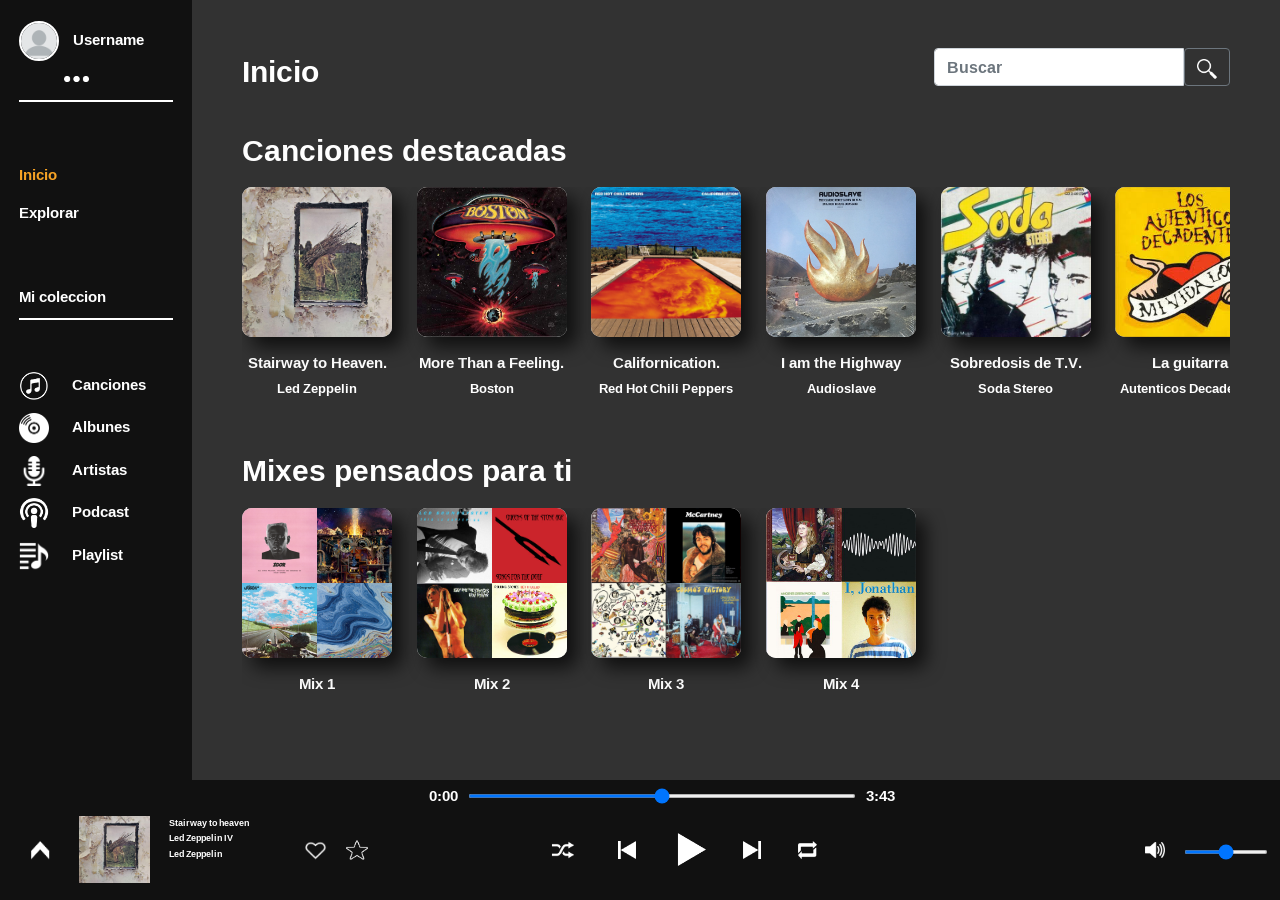
<file: Entregable5.1/homeReproductor.html>
<!DOCTYPE html>
<html lang="en">

<head>
    <meta charset="UTF-8">
    <meta name="viewport" content="width=device-width, initial-scale=1.0">
    <title>Spoiler Five</title>
    <link rel="icon" href="imagenes/logo.png">
    <link rel="stylesheet" href="https://cdn.jsdelivr.net/npm/bootstrap@4.5.3/dist/css/bootstrap.min.css"
    integrity="sha384-TX8t27EcRE3e/ihU7zmQxVncDAy5uIKz4rEkgIXeMed4M0jlfIDPvg6uqKI2xXr2" crossorigin="anonymous">
    <link rel="stylesheet" href="css/aspecto.css">
        <link href='https://fonts.googleapis.com/css?family=Ramabhadra' rel='stylesheet'>
        <script src="https://code.jquery.com/jquery-3.5.1.slim.min.js"
        integrity="sha384-DfXdz2htPH0lsSSs5nCTpuj/zy4C+OGpamoFVy38MVBnE+IbbVYUew+OrCXaRkfj"
        crossorigin="anonymous"></script>
    <script src="https://cdn.jsdelivr.net/npm/bootstrap@4.5.3/dist/js/bootstrap.bundle.min.js"
        integrity="sha384-ho+j7jyWK8fNQe+A12Hb8AhRq26LrZ/JpcUGGOn+Y7RsweNrtN/tE3MoK7ZeZDyx"
        crossorigin="anonymous"></script>
        <script type="text/javascript" src="js/main.js"></script>
</head>

<body>
    <!-- barra nav -->

    <aside class="menu">
        <section class="user">
            <img class="imagen-perfil" src="css/imagenes/redes/perfil.jpg" alt="imagen perfil">
            <p>Username</p>
            <img class="menu-user" src="css/imagenes/logos/3puntos.png" alt="menu user">
            <hr>
        </section>
        <section class="inicio-menu">
            <a href="homeReproductor.html"><p class="active">Inicio</p></a>
            <p>Explorar</p>
        </section>
        <section class="mi-coleccion">
            <p>Mi coleccion
                <hr>
            </p>

            <article>
                <img src="css/imagenes/logos/cancion.png" alt="">
                <p>Canciones</p>
            </article>
            <article>
                <img src="css/imagenes/logos/album.png" alt="">
                <p>Albunes</p>
            </article>
            <article>
                <img src="css/imagenes/logos/artista.png" alt="">
                <p>Artistas</p>
            </article>
            <article>
                <img src="css/imagenes/logos/podcast.png" alt="">
                <p>Podcast</p>
            </article>
            <article>
                <img src="css/imagenes/logos/playlist.png" alt="">
                <a href="playlist.html"><p>Playlist</p></a>
            </article>

        </section>

    </aside>
    <!-- barra nav  cel-->
    <section class="nav-cel-top">
        <article>
            <img src="css/imagenes/redes/perfil.jpg" alt="">
        </article>
        <article>
            <p>Username</p>
        </article>
        <article id="dropdown-user">
            <span>&#9776</span>
        </article>
    </section>
   <aside id="drop-content" class="dropdown-user-menu d-none">
       <a href="">Salir del reproductor</a>
       <a href="">Configuraciones</a>
       <a href="">Planes</a>
       <a href="">Desconectarse</a>
   </aside>

   <!-- Seccion de canciones -->
    <section class="inicio pt-5">
        <section id="titulo-contenido">
            <div>
                <h1>Inicio</h1>              
            </div>
            <div class="input-group mb-3 j">
                <input type="text" class="form-control" placeholder="Buscar" aria-label="Recipient's username" aria-describedby="button-addon2">
                <div >
                    <a class="btn btn-outline-secondary" href="busqueda.html" id="button-addon2"><img src="css/imagenes/logos/lupa.png" alt="" style="width: 20px;"></a>
                </div>
              </div>
        </section>
        <section class="destacado">   
            <h1>Canciones destacadas</h1>               
            <section class="carrousel">
                <article>
                    <div id="flip">
                        <div class="inner">
                            <div class="front">
                                <img src="imagenes/albunes/lz4.jpg" alt="">
                            </div>
                            <div class="back">
                                <img src="imagenes/play.png" alt="">
                                <a href="miCancion.html"><img src="imagenes/informacion.png" alt=""></a>
                            </div>
    
                        </div>

                    </div>
                    <p>Stairway to Heaven.</p>
                    <p>Led Zeppelin</p>
                </article>

                <article>
                    <div id="flip">
                        <div class="inner">
                            <div class="front">
                                <img src="imagenes/albunes/boston.jpg" alt="">
                            </div>
                            <div class="back">
                                <img src="imagenes/play.png" alt="">
                                <img src="imagenes/informacion.png" alt="">
                            </div>
    
                        </div>

                    </div>
                    <p>More Than a Feeling.</p>
                    <p>Boston</p>
                </article>
                <article>
                    <div id="flip">
                        <div class="inner">
                            <div class="front">
                                <img src="imagenes/albunes/californication.jpg" alt="">
                            </div>
                            <div class="back">
                                <img src="imagenes/play.png" alt="">
                                <img src="imagenes/informacion.png" alt="">
                            </div>
    
                        </div>

                    </div>
                    <p>Californication.</p>
                    <p>Red Hot Chili Peppers</p>
                </article>
                <article>
                    <div id="flip">
                        <div class="inner">
                            <div class="front">
                                <img src="imagenes/albunes/audioslave.jpg" alt="">
                            </div>
                            <div class="back">
                                <img src="imagenes/play.png" alt="">
                                <img src="imagenes/informacion.png" alt="">
                            </div>
    
                        </div>

                    </div>
                    <p>I am the Highway</p>
                    <p>Audioslave</p>
                </article>

                <article>
                    <div id="flip">
                        <div class="inner">
                            <div class="front">
                                <img src="imagenes/albunes/soda.jpg" alt="">
                            </div>
                            <div class="back">
                                <img src="imagenes/play.png" alt="">
                                <img src="imagenes/informacion.png" alt="">
                            </div>
    
                        </div>

                    </div>
                    <p>Sobredosis de T.V.</p>
                    <p>Soda Stereo</p>
                </article>
                <article>
                    <div id="flip">
                        <div class="inner">
                            <div class="front">
                                <img src="imagenes/albunes/decadentes.jpg" alt="">
                            </div>
                            <div class="back">
                                <img src="imagenes/play.png" alt="">
                                <img src="imagenes/informacion.png" alt="">
                            </div>
    
                        </div>

                    </div>
                    <p>La guitarra</p>
                    <p>Autenticos Decadentes</p>
                </article>

                <article>
                    <div id="flip">
                        <div class="inner">
                            <div class="front">
                                <img src="imagenes/albunes/duranduran.jpg" alt="">
                            </div>
                            <div class="back">
                                <img src="imagenes/play.png" alt="">
                                <img src="imagenes/informacion.png" alt="">
                            </div>
    
                        </div>

                    </div>
                    <p>Come Undone</p>
                    <p>Duran Duran</p>
                </article>
                <article>
                    <div id="flip">
                        <div class="inner">
                            <div class="front">
                                <img src="imagenes/albunes/impuestoDeFe.jpg" alt="">
                            </div>
                            <div class="back">
                                <img src="imagenes/play.png" alt="">
                                <img src="imagenes/informacion.png" alt="">
                            </div>
    
                        </div>

                    </div>
                    <p>Como eran las cosas</p>
                    <p>Babasonicos</p>
                </article>
                <article>
                    <div id="flip">
                        <div class="inner">
                            <div class="front">
                                <img src="imagenes/albunes/kiss.jpeg" alt="">
                            </div>
                            <div class="back">
                                <img src="imagenes/play.png" alt="">
                                <img src="imagenes/informacion.png" alt="">
                            </div>
    
                        </div>

                    </div>
                    <p>Is That You?</p>
                    <p>Kiss</p>
                </article>

                <article>
                    <div id="flip">
                        <div class="inner">
                            <div class="front">
                                <img src="imagenes/albunes/Led-Zeppelin-III.gif" alt="">
                            </div>
                            <div class="back">
                                <img src="imagenes/play.png" alt="">
                                <img src="imagenes/informacion.png" alt="">
                            </div>
    
                        </div>

                    </div>
                    <p>Immigrant Song</p>
                    <p>Led Zeppelin</p>
                </article>
                <article>
                    <div id="flip">
                        <div class="inner">
                            <div class="front">
                                <img src="imagenes/albunes/toto.jpg" alt="">
                            </div>
                            <div class="back">
                                <img src="imagenes/play.png" alt="">
                                <img src="imagenes/informacion.png" alt="">
                            </div>
    
                        </div>

                    </div>
                    <p>Africa</p>
                    <p>Toto</p>
                </article>
            </section>
        </section>

        <section class="coleccion">
            <h1>Mi coleccion</h1>
            <section class="carrousel">
                <article>
                    <div>
                        <img src="css/imagenes/logos/cancion.png" alt="">
                    </div>
                    <p>Canciones</p>
                </article>
                <article>
                    <div>
                        <img src="css/imagenes/logos/podcast.png" alt="">
                    </div>
                    <p>Podcasts</p>
                </article>
                <article>
                    <div>
                        <img src="css/imagenes/logos/artista.png" alt="">
                    </div>
                    <p>Artistas</p>
                </article>
                <article>
                    <div>
                        <img src="css/imagenes/logos/playlist.png" alt="">
                    </div>
                    <p>Playlists</p>
                </article>
                <article>
                    <div>
                        <img src="css/imagenes/logos/album.png " alt="">
                    </div>
                    <p>Albunes</p>
                </article>
            </section>
        </section>      
      
        <section class="mixes">
            <h1>Mixes pensados para ti</h1>
            <section class="carrousel">             
                <article>
                    <div id="flip">
                        <div class="inner">
                            <div class="front">
                                <img src="imagenes/albunes/mixes/mixes1.png" alt="">
                            </div>
                            <div class="back">
                                <img src="imagenes/play.png" alt="">
                                <img src="imagenes/informacion.png" alt="">
                            </div>
                        </div>
                    </div>
                    <p>Mix 1</p>          
                </article>
                <article>
                    <div id="flip">
                        <div class="inner">
                            <div class="front">
                                <img src="imagenes/albunes/mixes/mixes2.jpg" alt="">
                            </div>
                            <div class="back">
                                <img src="imagenes/play.png" alt="">
                                <img src="imagenes/informacion.png" alt="">
                            </div>   
                        </div>
                    </div>
                    <p>Mix 2</p>                   
                </article>
                <article>
                    <div id="flip">
                        <div class="inner">
                            <div class="front">
                                <img src="imagenes/albunes/mixes/mixes3.png" alt="">
                            </div>
                            <div class="back">
                                <img src="imagenes/play.png" alt="">
                                <img src="imagenes/informacion.png" alt="">
                            </div>   
                        </div>
                    </div>
                    <p>Mix 3</p>                   
                </article>
                <article>
                    <div id="flip">
                        <div class="inner">
                            <div class="front">
                                <img src="imagenes/albunes/mixes/mixes4.png" alt="">
                            </div>
                            <div class="back">
                                <img src="imagenes/play.png" alt="">
                                <img src="imagenes/informacion.png" alt="">
                            </div>    
                        </div>
                    </div>
                    <p>Mix 4</p>                
                </article>
            </section>
        </section>


    </section>
    <!-- Fin seccion de canciones -->

    <!-- Pop up votacion -->
    <div id="popvoto" class="d-none">
        <h2>Dejanos tu puntaje</h2>
        <ul class="ratings">
            <li class="star"></li>
            <li class="star"></li>
            <li class="star"></li>
            <li class="star"></li>
            <li class="star"></li>
          </ul>
        <button  id="voto" type="button" class="btn btn-warning">Votar</button>
    </div>

    <!-- Reproductor inferior -->
    <section class="reproductor">
        <article id="duracion">
            <p>0:00</p>
            <input type="range" id="vol" name="vol" min="0" max="50">
            <p>3:43</p>
        </article>
        <div class="contenedor">
            <section class="cancion-reproduciendo">
              
                <img id="expandir" src="css/imagenes/logos/flecha.png" alt="">
           
            <article>
                <img id="expandir2" src="css/imagenes/logos/flecha.png" alt="">
            </article>
            <article>
                <img src="imagenes/albunes/lz4.jpg" alt="">

            </article>
            <article>
                <p id="titulo-cancion">Stairway to heaven</p>
                <p>Led Zeppelin IV</p>
                <p>Led Zeppelin </p>
            </article>
        </section>
            <section class="acciones">
                <article>
                    <img src="css/imagenes/logosReproductor/corazon.png" alt="">
                </article>
                <article>
                    <img id="estrella" src="css/imagenes/logosReproductor/estrella.png" alt="">
                </article>
            </section>
            <section class="botones-reproductor">
                <article>
                    <img class="shuffle" src="css/imagenes/logosReproductor/shuffle.png" alt="">
                </article>
                <article>
                    <img class="secundario" src="css/imagenes/logosReproductor/logoAtras.png" alt="">
                </article>
                <article>
                    <img class="principal" src="css/imagenes/logosReproductor/logoPlay.png" alt="">
                </article>
                <article>
                    <img class="secundario" src="css/imagenes/logosReproductor/logoSiguiente.png" alt="">
                </article>
                <article>
                    <img class="secundario" src="css/imagenes/logosReproductor/repeat.png" alt="">
                </article>
            </section>
            <section class="config">
                <article>
                    <img src="css/imagenes/logosReproductor/volumen.png" alt="">
                </article>
                <article>
                    <input id="volumen" type="range" id="vol" name="vol" min="0" max="50">
                </article>
            </section>
        </div>
    </section>

    <!-- Barra inferior celular -->
    <section class="nav-celu">
        <article>
            <img src="css/imagenes/logos/homeAmarillo.png">
            <p class="active">Home</p>
        </article>
        <article>
            <img src="css/imagenes/logos/lupa.png" alt="">
            <p>Buscar</p>
        </article>
        <article>
            <img src="css/imagenes/logos/explorar.png" alt="">
            <p>Explorar</p>
        </article>
    </section>

</body>

</html>
</file>
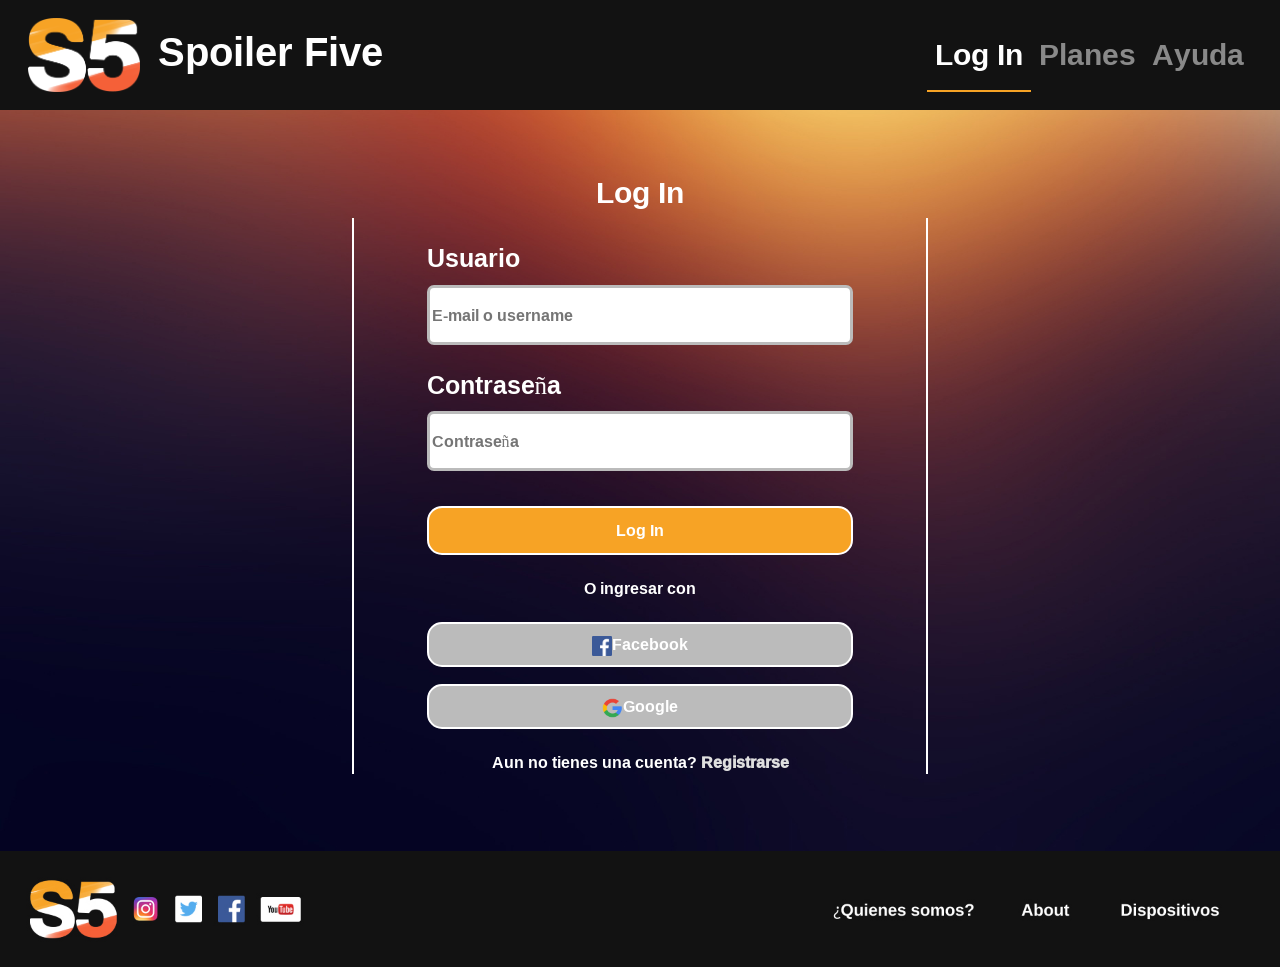
<file: Entregable5.1/login.html>
<!DOCTYPE html>
<html lang="en">

<head>
    <meta charset="UTF-8">
    <meta name="viewport" content="width=device-width, initial-scale=1.0">
    <title>Spoiler Five</title>
    <link rel="icon" href="imagenes/logo.png">
    <link rel="stylesheet" href="https://cdn.jsdelivr.net/npm/bootstrap@4.5.3/dist/css/bootstrap.min.css"
        integrity="sha384-TX8t27EcRE3e/ihU7zmQxVncDAy5uIKz4rEkgIXeMed4M0jlfIDPvg6uqKI2xXr2" crossorigin="anonymous">
    <link rel="stylesheet" href="css/aspecto.css">
    <link href='https://fonts.googleapis.com/css?family=Ramabhadra' rel='stylesheet'>
    <script src="https://code.jquery.com/jquery-3.5.1.slim.min.js"
        integrity="sha384-DfXdz2htPH0lsSSs5nCTpuj/zy4C+OGpamoFVy38MVBnE+IbbVYUew+OrCXaRkfj"
        crossorigin="anonymous"></script>
    <script src="https://cdn.jsdelivr.net/npm/bootstrap@4.5.3/dist/js/bootstrap.bundle.min.js"
        integrity="sha384-ho+j7jyWK8fNQe+A12Hb8AhRq26LrZ/JpcUGGOn+Y7RsweNrtN/tE3MoK7ZeZDyx"
        crossorigin="anonymous"></script>
</head>

<body>
    <!-- Barra de navegacion -->
    <nav class="navbar navbar-expand-lg navbar-dark sticky-top" id="fondo-barra">
        <div class="container-fluid">
            <a class="redirec-nav navbar-brand logo-barra" href="index.html">
                <img src="imagenes/logo.png" id="logo" alt="Logo Spoiler Five"><span>Spoiler Five</span>
            </a>
            <button class="navbar-toggler" type="button" data-toggle="collapse" data-target="#navbarSupportedContent" aria-controls="navbarSupportedContent" aria-expanded="false" aria-label="Toggle navigation">
              <span class="navbar-toggler-icon"></span>
            </button>     
            <div class="collapse navbar-collapse botones-nav" id="navbarSupportedContent">
                <ul class="navbar-nav ml-auto">
                    <li class="nav-item">
                        <a class="nav-link active" href="login.html">Log In</a>
                    </li>
                    <li class="nav-item">
                        <a class="nav-link" href="#">Planes</a>
                    </li>
                    <li class="nav-item">
                        <a class="nav-link" href="#">Ayuda</a>
                    </li>
                </ul>
            </div>

        </div>
      </nav>
    <!-- Log in -->
    <section class="container-fluid introduccion-login">
        <h1 class="titulo-login">Log In</h1>
        <div class="login">
            <form action="/action_page.php" method="post">
                <div class="container">
                  <label for="uname">Usuario</label>
                  <input type="text" placeholder="E-mail o username" name="uname" required>

                  <label for="psw">Contraseña</label>
                  <input type="password" placeholder="Contraseña" name="psw" required>
                      
                  <a href="homeReproductor.html" class="btn btn-login">Log In</a> 
                  <p>O ingresar con</p>
                  <button class="btn btn-facebook" type="submit"><img src="css/imagenes/redes/fb.png" alt="Logo Facebook"><span>Facebook</span></button>
                  <button class="btn btn-google" type="submit"><img src="css/imagenes/redes/google.png" alt="Logo Google"><span>Google</span></button>
                  <p>Aun no tienes una cuenta?<a href="registro.html"> Registrarse</a></p>
                </div>
              </form>
        </div>
    </section>
    <!-- Footer -->
    <footer>
        <img src="imagenes/footernegro.jpg" alt="Footer">
        <img class="footer-mobile-dark" src="imagenes/footermobilenegro.jpg" alt="Footer Mobile Dark">
    </footer>
</body>
</html>
</file>
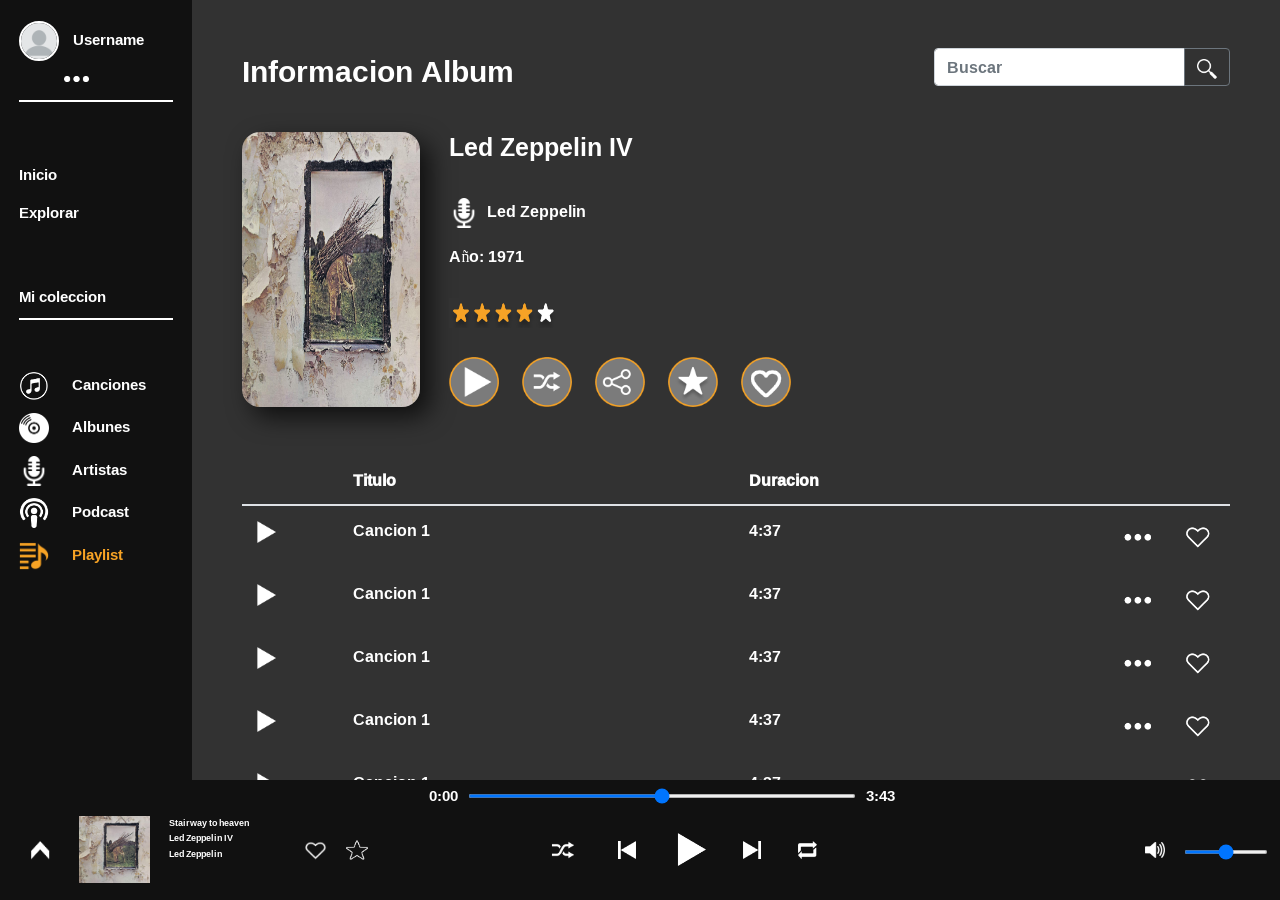
<file: Entregable5.1/miAlbum.html>
<!DOCTYPE html>
<html lang="en">

<head>
    <meta charset="UTF-8">
    <meta name="viewport" content="width=device-width, initial-scale=1.0">
    <title>Spoiler Five</title>
    <link rel="icon" href="imagenes/logo.png">
    <link rel="stylesheet" href="https://cdn.jsdelivr.net/npm/bootstrap@4.5.3/dist/css/bootstrap.min.css"
        integrity="sha384-TX8t27EcRE3e/ihU7zmQxVncDAy5uIKz4rEkgIXeMed4M0jlfIDPvg6uqKI2xXr2" crossorigin="anonymous">
    <link rel="stylesheet" href="css/aspecto.css">
    <link href='https://fonts.googleapis.com/css?family=Ramabhadra' rel='stylesheet'>
    <script src="https://code.jquery.com/jquery-3.5.1.slim.min.js"
        integrity="sha384-DfXdz2htPH0lsSSs5nCTpuj/zy4C+OGpamoFVy38MVBnE+IbbVYUew+OrCXaRkfj"
        crossorigin="anonymous"></script>
    <script src="https://cdn.jsdelivr.net/npm/bootstrap@4.5.3/dist/js/bootstrap.bundle.min.js"
        integrity="sha384-ho+j7jyWK8fNQe+A12Hb8AhRq26LrZ/JpcUGGOn+Y7RsweNrtN/tE3MoK7ZeZDyx"
        crossorigin="anonymous"></script>
    <script type="text/javascript" src="js/main.js"></script>
</head>

<body>
    <!-- barra nav -->

    <aside class="menu">
        <section class="user">
            <img class="imagen-perfil" src="css/imagenes/redes/perfil.jpg" alt="imagen perfil">
            <p>Username</p>
            <img class="menu-user" src="css/imagenes/logos/3puntos.png" alt="menu user">
            <hr>
        </section>
        <section class="inicio-menu">
            <a href="homeReproductor.html"><p>Inicio</p></a>
            <p>Explorar</p>
        </section>
        <section class="mi-coleccion">
            <p>Mi coleccion
                <hr>
            </p>

            <article>
                <img src="css/imagenes/logos/cancion.png" alt="">
                <p>Canciones</p>
            </article>
            <article>
                <img src="css/imagenes/logos/album.png" alt="">
                <p>Albunes</p>
            </article>
            <article>
                <img src="css/imagenes/logos/artista.png" alt="">
                <p>Artistas</p>
            </article>
            <article>
                <img src="css/imagenes/logos/podcast.png" alt="">
                <p>Podcast</p>
            </article>
            <article>
                <img src="css/imagenes/logos/playlistAmarillo.png" alt="">
                <a href="playlist.html"><p class="active">Playlist</p></a>
            </article>

        </section>

    </aside>

    
    <div id="popvoto" class="d-none">
        <h2>Dejanos tu puntaje</h2>
        <ul class="ratings">
            <li class="star"></li>
            <li class="star"></li>
            <li class="star"></li>
            <li class="star"></li>
            <li class="star"></li>
          </ul>
        <button  id="voto" type="button" class="btn btn-warning">Votar</button>
    </div>

    <!-- barra nav  cel-->
    <section class="nav-cel-top">
        <article>
            <img src="css/imagenes/redes/perfil.jpg" alt="">
        </article>
        <article>
            <p>Username</p>
        </article>
        <article id="dropdown-user">
            <span>&#9776</span>
        </article>
    </section>
    <aside id="drop-content" class="dropdown-user-menu d-none">
        <a href="">Salir del reproductor</a>
        <a href="">Configuraciones</a>
        <a href="">Planes</a>
        <a href="">Desconectarse</a>
    </aside>
    <section class="inicio pt-5">
        
        <section id="titulo-contenido">
            <div>
                <h1> Informacion Album</h1>

            </div>
            <div class="input-group mb-3 j">
                <input type="text" id="buscar-input" class="form-control" placeholder="Buscar" aria-label="Recipient's username"
                    aria-describedby="button-addon2">
                <div class="input-group-append">
                    <a class="btn btn-outline-secondary" href="busqueda.html" id="button-addon2"><img src="css/imagenes/logos/lupa.png" alt="" style="width: 20px;"></a>
                </div>
            </div>
        </section>

        <section class="detalle">
            <img id="img-playlist" src="imagenes/albunes/lz4.jpg" alt="">
            <article>
                <h2>Led Zeppelin IV </h2>
                <p> <span><img class="mr-1" src="css/imagenes/logos/artista.png" alt=""  ></span> Led Zeppelin</p>
                <p>Año:  1971</p>
                <img id="estrellas-playlist" src="imagenes/cuatroEstrellas.jpg" alt="">
                <article class="botones">
                   <img src="imagenes/play.png" alt="">
                   <img src="imagenes/shuffleCancion.png" alt="" style="margin-top: 0;">
                   <img src="imagenes/compartir copy.png" alt="">
                   <img src="imagenes/estrella.png" alt="">
                   <img src="imagenes/corazon (1).png" alt="">
                </article>

               
            </article>
        </section>
        <section>



            <table class="table table-hover">
                <thead>
                  <tr>
                    <th  scope="col"></th>
                    <th colspan="30" scope="col">Titulo</th>
                    <th scope="col">Duracion</th>
                    <th scope="col"></th>
                  </tr>
                </thead>
                <tbody>
                  <tr>
                    <td ><img class="img-play" src="css/imagenes/logos/logoPlay.png" alt="" style="width: 22px;"></td>
                    <td colspan="30">Cancion 1</td>
                    <td >4:37</td>
                    <td > <img src="imagenes/2botones.png" alt="" style="width: 100px;"></td>
                  </tr>
                  <tr>
                    <td ><img class="img-play" src="css/imagenes/logos/logoPlay.png" alt="" style="width: 22px;"></td>
                    <td colspan="30">Cancion 1</td>
                    <td >4:37</td>
                    <td> <img src="imagenes/2botones.png" alt="" style="width: 100px;"></td>
                  </tr>
                  <tr>
                    <td ><img class="img-play" src="css/imagenes/logos/logoPlay.png" alt="" style="width: 22px;"></td>
                    <td colspan="30">Cancion 1</td>
                    <td >4:37</td>
                    <td> <img src="imagenes/2botones.png" alt="" style="width: 100px;"></td>
                  </tr>
                  <tr>
                    <td ><img class="img-play" src="css/imagenes/logos/logoPlay.png" alt="" style="width: 22px;"></td>
                    <td colspan="30">Cancion 1</td>
                    <td >4:37</td>
                    <td> <img src="imagenes/2botones.png" alt="" style="width: 100px;"></td>
                  </tr>
                  <tr>
                    <td ><img class="img-play" src="css/imagenes/logos/logoPlay.png" alt="" style="width: 22px;"></td>
                    <td colspan="30">Cancion 1</td>
                    <td >4:37</td>
                    <td> <img src="imagenes/2botones.png" alt="" style="width: 100px;"></td>
                  </tr>
                  <tr>
                    <td ><img class="img-play" src="css/imagenes/logos/logoPlay.png" alt="" style="width: 22px;"></td>
                    <td colspan="30">Cancion 1</td>
                    <td >4:37</td>
                    <td> <img src="imagenes/2botones.png" alt="" style="width: 100px;"></td>
                  </tr>
                </tbody>
              </table>




              <table class="table table-hover t2 mt-4" style="width: 200px;"> 
           
                <thead>
                  <tr>
                   
                    <th scope="col">Titulo</th>
              
                    <th scope="col"></th>
                  </tr>
                </thead>
                <tbody>
                  <tr>
                 
                    <td class="titulo-cancion-table">Cancion </td>
                   
                    <td > <img src="imagenes/logosTM.jpg" alt="" style="width: 60px;"></td>
                  </tr>
                  <tr>
                    <td >Cancion </td>
                  
            
                    <td> <img src="imagenes/logosTM.jpg" alt="" style="width: 60px;"></td>
                  </tr>
                  <tr>
                    
                    <td>Cancion </td>
                
                    <td> <img src="imagenes/logosTM.jpg" alt="" style="width: 60px;"></td>
                  </tr>
                  <tr>
                 
                    <td>Cancion </td>
                 
                    <td> <img src="imagenes/logosTM.jpg" alt="" style="width: 60px;"></td>
                  </tr>
                  <tr>
                    
                    <td>Cancion </td>
                   
                    <td> <img src="imagenes/logosTM.jpg" alt="" style="width: 60px;"></td>
                  </tr>
                  <tr>
                  
                    <td>Cancion </td>
                
                
                    <td> <img src="imagenes/logosTM.jpg" alt="" style="width: 60px;"></td>
                  </tr>
                </tbody>
              </table>





        </section>
        <h2 class="mt-4">Votacioens Recientes</h2>
        <section class="votosRecientes2">
            <article>
                <img src="css/imagenes/redes/perfil.jpg" alt="">
                <p>Pedro    Alberto </p>
                <img src="imagenes/cuatroEstrellas.jpg" alt="">
            </article>
            <article>
                <img src="css/imagenes/redes/perfil.jpg" alt="">
                <p>Jose   Perez</p>
                <img src="imagenes/cuatroEstrellas.jpg" alt="">
            </article>

            <article>
                <img src="css/imagenes/redes/perfil.jpg" alt="">
                <p>Carlos    Glfredo</p>
                <img src="imagenes/cuatroEstrellas.jpg" alt="">
            </article>

            <article>
                <img src="css/imagenes/redes/perfil.jpg" alt="">
                <p>Fabri    Gomez</p>
                <img src="imagenes/cuatroEstrellas.jpg" alt="">
            </article>

            <article>
                <img src="css/imagenes/redes/perfil.jpg" alt="">
                <p>Jose    Alfredo</p>
                <img src="imagenes/cuatroEstrellas.jpg" alt="">
            </article>

            <article>
                <img src="css/imagenes/redes/perfil.jpg" alt="">
                <p>Carlo    Jose</p>
                <img src="imagenes/cuatroEstrellas.jpg" alt="">
            </article>
            <article>
                <img src="css/imagenes/redes/perfil.jpg" alt="">
                <p>Carlos   Glfredo</p>
                <img src="imagenes/cuatroEstrellas.jpg" alt="">
            </article>

            <article>
                <img src="css/imagenes/redes/perfil.jpg" alt="">
                <p>Fabri Gomez</p>
                <img src="imagenes/cuatroEstrellas.jpg" alt="">
            </article>

            <article>
                <img src="css/imagenes/redes/perfil.jpg" alt="">
                <p>Federico Perez</p>
                <img src="imagenes/cuatroEstrellas.jpg" alt="">
            </article>
           
        </section>


    </section>
  






    <section class="reproductor">
        <article id="duracion">
            <p>0:00</p>
            <input type="range" id="vol" name="vol" min="0" max="50">
            <p>3:43</p>
        </article>
        <div class="contenedor">
            <section class="cancion-reproduciendo">
              
                <img id="expandir" src="css/imagenes/logos/flecha.png" alt="">
           
            <article>
                <img id="expandir2" src="css/imagenes/logos/flecha.png" alt="">
            </article>
            <article>
                <img src="imagenes/albunes/lz4.jpg" alt="">

            </article>
            <article>
                <p id="titulo-cancion">Stairway to heaven</p>
                <p>Led Zeppelin IV</p>
                <p>Led Zeppelin </p>
            </article>
        </section>
            <section class="acciones">
                <article>
                    <img src="css/imagenes/logosReproductor/corazon.png" alt="">
                </article>
                <article>
                    <img id="estrella" src="css/imagenes/logosReproductor/estrella.png" alt="">
                </article>
            </section>
            <section class="botones-reproductor">
                <article>
                    <img class="shuffle" src="css/imagenes/logosReproductor/shuffle.png" alt="">
                </article>
                <article>
                    <img class="secundario" src="css/imagenes/logosReproductor/logoAtras.png" alt="">
                </article>
                <article>
                    <img class="principal" src="css/imagenes/logosReproductor/logoPlay.png" alt="">
                </article>
                <article>
                    <img class="secundario" src="css/imagenes/logosReproductor/logoSiguiente.png" alt="">
                </article>
                <article>
                    <img class="secundario" src="css/imagenes/logosReproductor/repeat.png" alt="">
                </article>
            </section>
            <section class="config">
                <article>
                    <img src="css/imagenes/logosReproductor/volumen.png" alt="">
                </article>
                <article>
                    <input id="volumen" type="range" id="vol" name="vol" min="0" max="50">
                </article>
               
            </section>

        </div>

    </section>
    <section class="nav-celu">
        <article>
            <img src="css/imagenes/logos/homeAmarillo.png">
            <p class="active">Home</p>
        </article>
        <article>
            <img src="css/imagenes/logos/lupa.png" alt="">
            <p>Buscar</p>
        </article>
        <article>
            <img src="css/imagenes/logos/explorar.png" alt="">
            <p>Explorar</p>
        </article>
    </section>

</body>

</html>
</file>
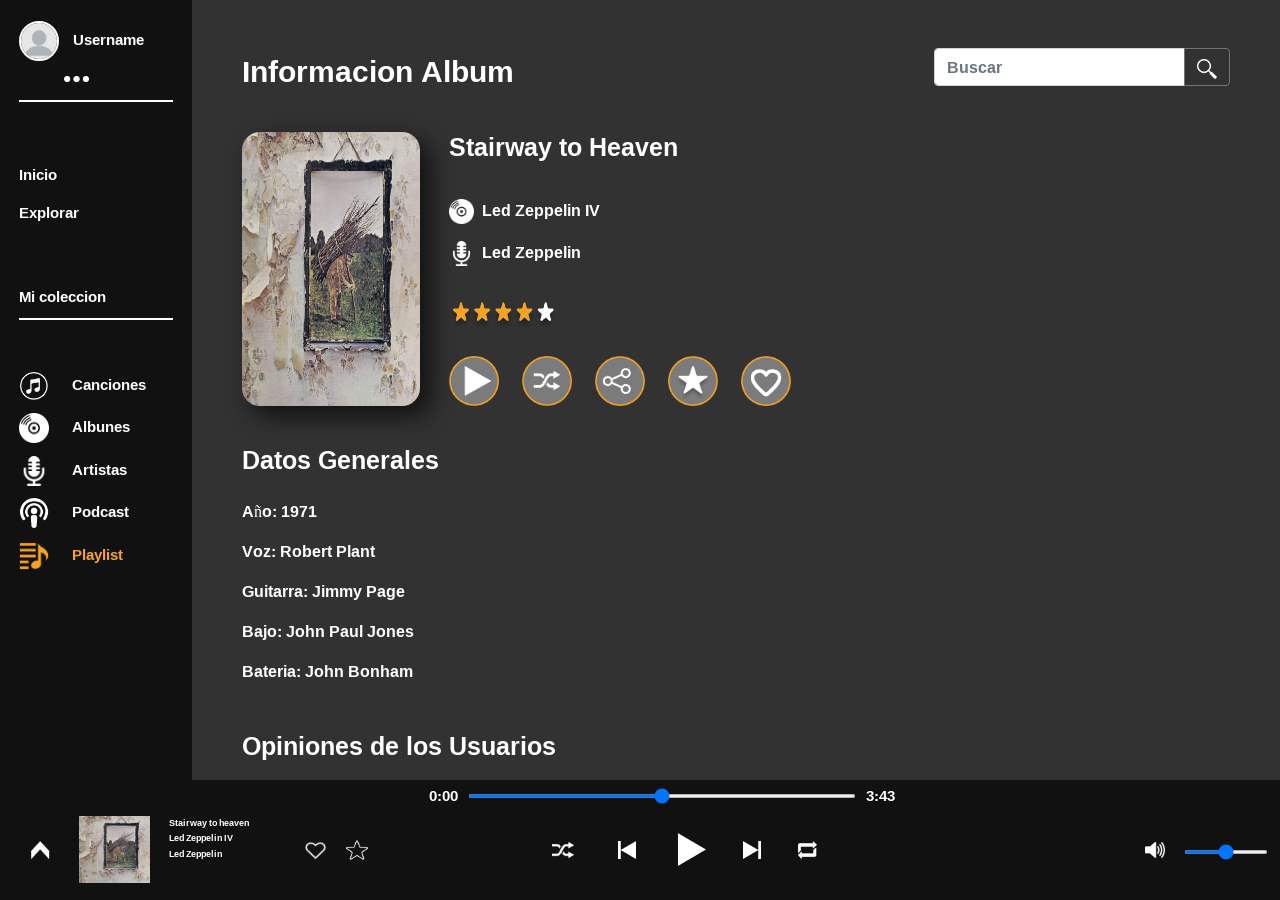
<file: Entregable5.1/miCancion.html>
<!DOCTYPE html>
<html lang="en">

<head>
    <meta charset="UTF-8">
    <meta name="viewport" content="width=device-width, initial-scale=1.0">
    <title>Spoiler Five</title>
    <link rel="icon" href="imagenes/logo.png">
    <link rel="stylesheet" href="https://cdn.jsdelivr.net/npm/bootstrap@4.5.3/dist/css/bootstrap.min.css"
        integrity="sha384-TX8t27EcRE3e/ihU7zmQxVncDAy5uIKz4rEkgIXeMed4M0jlfIDPvg6uqKI2xXr2" crossorigin="anonymous">
    <link rel="stylesheet" href="css/aspecto.css">
    <link href='https://fonts.googleapis.com/css?family=Ramabhadra' rel='stylesheet'>
    <script src="https://code.jquery.com/jquery-3.5.1.slim.min.js"
        integrity="sha384-DfXdz2htPH0lsSSs5nCTpuj/zy4C+OGpamoFVy38MVBnE+IbbVYUew+OrCXaRkfj"
        crossorigin="anonymous"></script>
    <script src="https://cdn.jsdelivr.net/npm/bootstrap@4.5.3/dist/js/bootstrap.bundle.min.js"
        integrity="sha384-ho+j7jyWK8fNQe+A12Hb8AhRq26LrZ/JpcUGGOn+Y7RsweNrtN/tE3MoK7ZeZDyx"
        crossorigin="anonymous"></script>
    <script type="text/javascript" src="js/main.js"></script>
</head>

<body>
    <!-- barra nav -->

    <aside class="menu">
        <section class="user">
            <img class="imagen-perfil" src="css/imagenes/redes/perfil.jpg" alt="imagen perfil">
            <p>Username</p>
            <img class="menu-user" src="css/imagenes/logos/3puntos.png" alt="menu user">
            <hr>
        </section>
        <section class="inicio-menu">
            <a href="homeReproductor.html"><p>Inicio</p></a>
            <p>Explorar</p>
        </section>
        <section class="mi-coleccion">
            <p>Mi coleccion
                <hr>
            </p>

            <article>
                <img src="css/imagenes/logos/cancion.png" alt="">
                <p>Canciones</p>
            </article>
            <article>
                <img src="css/imagenes/logos/album.png" alt="">
                <p>Albunes</p>
            </article>
            <article>
                <img src="css/imagenes/logos/artista.png" alt="">
                <p>Artistas</p>
            </article>
            <article>
                <img src="css/imagenes/logos/podcast.png" alt="">
                <p>Podcast</p>
            </article>
            <article>
                <img src="css/imagenes/logos/playlistAmarillo.png" alt="">
                <a href="playlist.html"><p class="active">Playlist</p></a>
            </article>

        </section>

    </aside>

    
    <div id="popvoto" class="d-none">
        <h2>Dejanos tu puntaje</h2>
        <ul class="ratings">
            <li class="star"></li>
            <li class="star"></li>
            <li class="star"></li>
            <li class="star"></li>
            <li class="star"></li>
          </ul>
        <button  id="voto" type="button" class="btn btn-warning">Votar</button>
    </div>

    <!-- barra nav  cel-->
    <section class="nav-cel-top">
        <article>
            <img src="css/imagenes/redes/perfil.jpg" alt="">
        </article>
        <article>
            <p>Username</p>
        </article>
        <article id="dropdown-user">
            <span>&#9776</span>
        </article>
    </section>
    <aside id="drop-content" class="dropdown-user-menu d-none">
        <a href="">Salir del reproductor</a>
        <a href="">Configuraciones</a>
        <a href="">Planes</a>
        <a href="">Desconectarse</a>
    </aside>
    <section class="inicio pt-5">
        
        <section id="titulo-contenido">
            <div>
                <h1> Informacion Album</h1>

            </div>
            <div class="input-group mb-3 j">
                <input type="text" id="buscar-input" class="form-control" placeholder="Buscar" aria-label="Recipient's username"
                    aria-describedby="button-addon2">
                <div class="input-group-append">
                    <a class="btn btn-outline-secondary" href="busqueda.html" id="button-addon2"><img src="css/imagenes/logos/lupa.png" alt="" style="width: 20px;"></a>
                </div>
            </div>
        </section>

        <section class="detalle">
            <img id="img-playlist" src="imagenes/albunes/lz4.jpg" alt="">
            <article>
                <h2>Stairway to Heaven</h2>
                <a href="miAlbum.html"><p> <span><img class="mr-1" src="css/imagenes/logos/album.png" alt="" style="width: 25px; height: auto;" ></span> Led Zeppelin IV</p></a>

                <p> <span><img class="mr-1" src="css/imagenes/logos/artista.png" alt=""  style="width: 25px; height: auto;" ></span> Led Zeppelin</p>
               
                <img id="estrellas-playlist" src="imagenes/cuatroEstrellas.jpg" alt="">
                <article class="botones">
                   <img src="imagenes/play.png" alt="">
                   <img src="imagenes/shuffleCancion.png" alt="" style="margin-top: 0;">
                   <img src="imagenes/compartir copy.png" alt="">
                   <img src="imagenes/estrella.png" alt="">
                   <img src="imagenes/corazon (1).png" alt="">
                </article>

               
            </article>
        </section>
        <section class="datos-generales">
            <div>
                <h2 class="mb-4">Datos Generales</h2>
                <p>Año: 1971</p>
                <p>Voz: Robert Plant</p>
                <p>Guitarra: Jimmy Page</p>
                <p>Bajo: John Paul Jones</p>
                <p>Bateria: John Bonham</p>

            </div>
            <div>

                <h2 class="mt-5 mb-4">Opiniones de los Usuarios</h2>
                <p>Danos tu opinion :</p>
                <div class="input-group mb-5">
                    <input type="text" class="form-control" placeholder="Comentario" aria-label="Recipient's username" aria-describedby="button-addon2">
                    <div class="input-group-append">
                      <button class="btn btn-outline-secondary" type="button" id="button-addon2" style="color: white;">&#11166;</button>
                    </div>
                </div>
                <div class="comentarios">
                    <div class="comentario">
                        <img src="css/imagenes/redes/perfil.jpg" alt="" style="width: 90px; height: auto;">
                        <div>
                            <p class="ml-1">Pablo Juan</p>
                            <p class="ml-1 mb-0">Muy buena cancion!</p>
    
                        </div>
                    </div> 
                    <div class="comentario">
                        <img src="css/imagenes/redes/perfil.jpg" alt="" style="width: 90px; height: auto;">
                        <div>
                            <p class="ml-1">Pablo Juan</p>
                            <p class="ml-1 mb-0">Muy buena cancion!</p>
    
                        </div>
                    </div> 
                    <div class="comentario">
                        <img src="css/imagenes/redes/perfil.jpg" alt="" style="width: 90px; height: auto;">
                        <div>
                            <p class="ml-1">Pablo Juan</p>
                            <p class="ml-1 mb-0">Muy buena cancion!</p>
    
                        </div>
                    </div> 
                    <div class="comentario">
                        <img src="css/imagenes/redes/perfil.jpg" alt="" style="width: 90px; height: auto;">
                        <div>
                            <p class="ml-1">Pablo Juan</p>
                            <p class="ml-1 mb-0">Muy buena cancion!</p>
    
                        </div>
                    </div> 
                    <div class="comentario">
                        <img src="css/imagenes/redes/perfil.jpg" alt="" style="width: 90px; height: auto;">
                        <div>
                            <p class="ml-1">Pablo Juan</p>
                            <p class="ml-1 mb-0">Muy buena cancion!</p>
    
                        </div>
                    </div> 
                    <div class="comentario">
                        <img src="css/imagenes/redes/perfil.jpg" alt="" style="width: 90px; height: auto;">
                        <div>
                            <p class="ml-1">Pablo Juan</p>
                            <p class="ml-1 mb-0">Muy buena cancion!</p>
    
                        </div>
                    </div> 


                </div>

            </div>
    
        </section>
        <h2>Votacioens Recientes</h2>
        <section class="votosRecientes2">
            <article>
                <img src="css/imagenes/redes/perfil.jpg" alt="">
                <p>Pedro    Alberto </p>
                <img src="imagenes/cuatroEstrellas.jpg" alt="">
            </article>
            <article>
                <img src="css/imagenes/redes/perfil.jpg" alt="">
                <p>Jose   Perez</p>
                <img src="imagenes/cuatroEstrellas.jpg" alt="">
            </article>

            <article>
                <img src="css/imagenes/redes/perfil.jpg" alt="">
                <p>Carlos    Glfredo</p>
                <img src="imagenes/cuatroEstrellas.jpg" alt="">
            </article>

            <article>
                <img src="css/imagenes/redes/perfil.jpg" alt="">
                <p>Fabri    Gomez</p>
                <img src="imagenes/cuatroEstrellas.jpg" alt="">
            </article>

            <article>
                <img src="css/imagenes/redes/perfil.jpg" alt="">
                <p>Jose    Alfredo</p>
                <img src="imagenes/cuatroEstrellas.jpg" alt="">
            </article>

            <article>
                <img src="css/imagenes/redes/perfil.jpg" alt="">
                <p>Carlo    Jose</p>
                <img src="imagenes/cuatroEstrellas.jpg" alt="">
            </article>
            <article>
                <img src="css/imagenes/redes/perfil.jpg" alt="">
                <p>Carlos   Glfredo</p>
                <img src="imagenes/cuatroEstrellas.jpg" alt="">
            </article>

            <article>
                <img src="css/imagenes/redes/perfil.jpg" alt="">
                <p>Fabri Gomez</p>
                <img src="imagenes/cuatroEstrellas.jpg" alt="">
            </article>

            <article>
                <img src="css/imagenes/redes/perfil.jpg" alt="">
                <p>Federico Perez</p>
                <img src="imagenes/cuatroEstrellas.jpg" alt="">
            </article>
           
        </section>


    </section>
  






    <section class="reproductor">
        <article id="duracion">
            <p>0:00</p>
            <input type="range" id="vol" name="vol" min="0" max="50">
            <p>3:43</p>
        </article>
        <div class="contenedor">
            <section class="cancion-reproduciendo">
              
                <img id="expandir" src="css/imagenes/logos/flecha.png" alt="">
           
            <article>
                <img id="expandir2" src="css/imagenes/logos/flecha.png" alt="">
            </article>
            <article>
                <img src="imagenes/albunes/lz4.jpg" alt="">

            </article>
            <article>
                <p id="titulo-cancion">Stairway to heaven</p>
                <p>Led Zeppelin IV</p>
                <p>Led Zeppelin </p>
            </article>
        </section>
            <section class="acciones">
                <article>
                    <img src="css/imagenes/logosReproductor/corazon.png" alt="">
                </article>
                <article>
                    <img id="estrella" src="css/imagenes/logosReproductor/estrella.png" alt="">
                </article>
            </section>
            <section class="botones-reproductor">
                <article>
                    <img class="shuffle" src="css/imagenes/logosReproductor/shuffle.png" alt="">
                </article>
                <article>
                    <img class="secundario" src="css/imagenes/logosReproductor/logoAtras.png" alt="">
                </article>
                <article>
                    <img class="principal" src="css/imagenes/logosReproductor/logoPlay.png" alt="">
                </article>
                <article>
                    <img class="secundario" src="css/imagenes/logosReproductor/logoSiguiente.png" alt="">
                </article>
                <article>
                    <img class="secundario" src="css/imagenes/logosReproductor/repeat.png" alt="">
                </article>
            </section>
            <section class="config">
                <article>
                    <img src="css/imagenes/logosReproductor/volumen.png" alt="">
                </article>
                <article>
                    <input id="volumen" type="range" id="vol" name="vol" min="0" max="50">
                </article>
               
            </section>

        </div>

    </section>
    <section class="nav-celu">
        <article>
            <img src="css/imagenes/logos/homeAmarillo.png">
            <p class="active">Home</p>
        </article>
        <article>
            <img src="css/imagenes/logos/lupa.png" alt="">
            <p>Buscar</p>
        </article>
        <article>
            <img src="css/imagenes/logos/explorar.png" alt="">
            <p>Explorar</p>
        </article>
    </section>

</body>

</html>
</file>
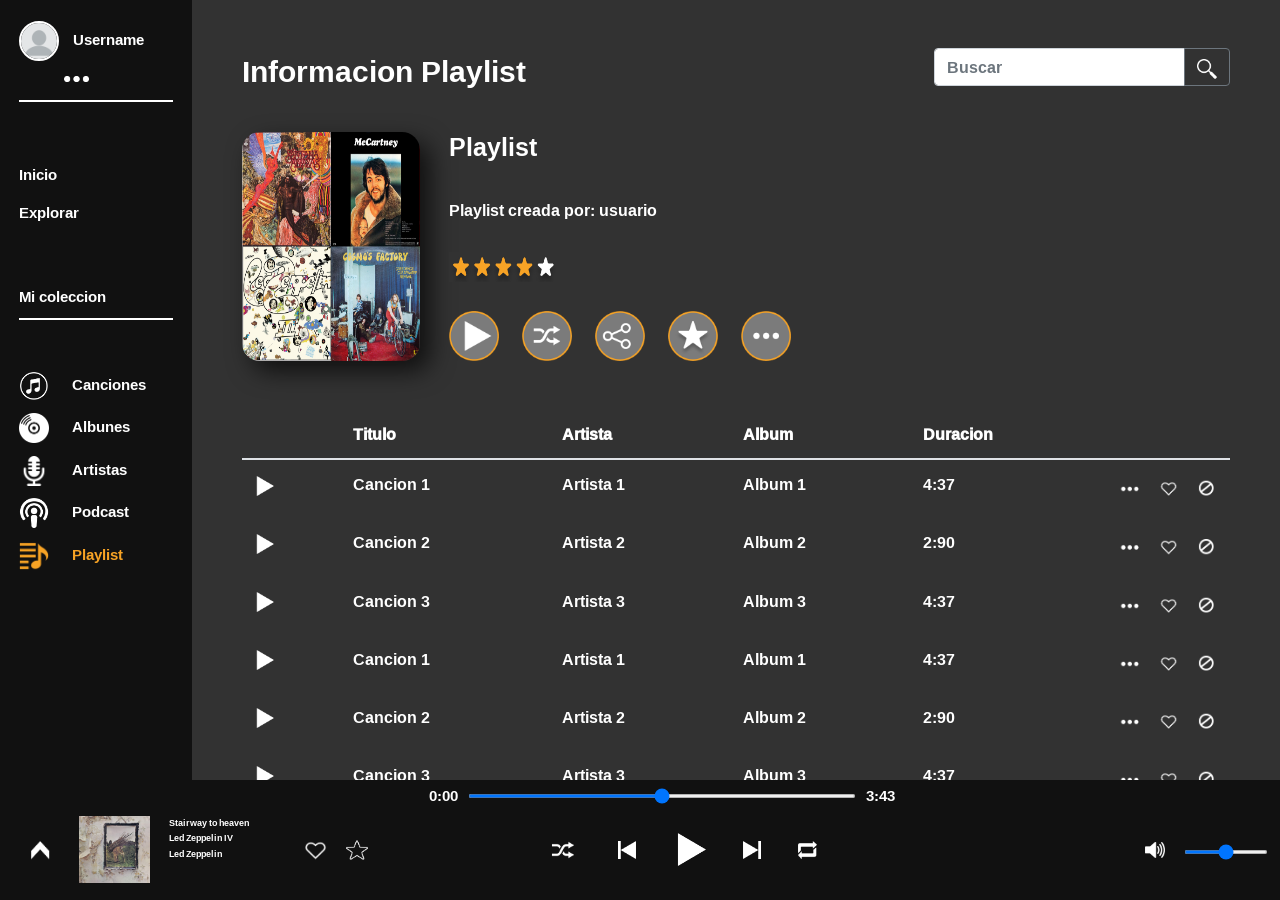
<file: Entregable5.1/miPlaylist.html>
<!DOCTYPE html>
<html lang="en">

<head>
    <meta charset="UTF-8">
    <meta name="viewport" content="width=device-width, initial-scale=1.0">
    <title>Spoiler Five</title>
    <link rel="icon" href="imagenes/logo.png">
    <link rel="stylesheet" href="https://cdn.jsdelivr.net/npm/bootstrap@4.5.3/dist/css/bootstrap.min.css"
        integrity="sha384-TX8t27EcRE3e/ihU7zmQxVncDAy5uIKz4rEkgIXeMed4M0jlfIDPvg6uqKI2xXr2" crossorigin="anonymous">
    <link rel="stylesheet" href="css/aspecto.css">
    <link href='https://fonts.googleapis.com/css?family=Ramabhadra' rel='stylesheet'>
    <script src="https://code.jquery.com/jquery-3.5.1.slim.min.js"
        integrity="sha384-DfXdz2htPH0lsSSs5nCTpuj/zy4C+OGpamoFVy38MVBnE+IbbVYUew+OrCXaRkfj"
        crossorigin="anonymous"></script>
    <script src="https://cdn.jsdelivr.net/npm/bootstrap@4.5.3/dist/js/bootstrap.bundle.min.js"
        integrity="sha384-ho+j7jyWK8fNQe+A12Hb8AhRq26LrZ/JpcUGGOn+Y7RsweNrtN/tE3MoK7ZeZDyx"
        crossorigin="anonymous"></script>
    <script type="text/javascript" src="js/main.js"></script>
</head>

<body>
    <!-- barra nav -->

    <aside class="menu">
        <section class="user">
            <img class="imagen-perfil" src="css/imagenes/redes/perfil.jpg" alt="imagen perfil">
            <p>Username</p>
            <img class="menu-user" src="css/imagenes/logos/3puntos.png" alt="menu user">
            <hr>
        </section>
        <section class="inicio-menu">
            <a href="homeReproductor.html"><p>Inicio</p></a>
            <p>Explorar</p>
        </section>
        <section class="mi-coleccion">
            <p>Mi coleccion
                <hr>
            </p>

            <article>
                <img src="css/imagenes/logos/cancion.png" alt="">
                <p>Canciones</p>
            </article>
            <article>
                <img src="css/imagenes/logos/album.png" alt="">
                <p>Albunes</p>
            </article>
            <article>
                <img src="css/imagenes/logos/artista.png" alt="">
                <p>Artistas</p>
            </article>
            <article>
                <img src="css/imagenes/logos/podcast.png" alt="">
                <p>Podcast</p>
            </article>
            <article>
                <img src="css/imagenes/logos/playlistAmarillo.png" alt="">
                <a href="playlist.html"><p class="active">Playlist</p></a>
            </article>

        </section>

    </aside>

    
    <div id="popvoto" class="d-none">
        <h2>Dejanos tu puntaje</h2>
        <ul class="ratings">
            <li class="star"></li>
            <li class="star"></li>
            <li class="star"></li>
            <li class="star"></li>
            <li class="star"></li>
          </ul>
        <button  id="voto" type="button" class="btn btn-warning">Votar</button>
    </div>

    <!-- barra nav  cel-->
    <section class="nav-cel-top">
        <article>
            <img src="css/imagenes/redes/perfil.jpg" alt="">
        </article>
        <article>
            <p>Username</p>
        </article>
        <article id="dropdown-user">
            <span>&#9776</span>
        </article>
    </section>
    <aside id="drop-content" class="dropdown-user-menu d-none">
        <a href="">Salir del reproductor</a>
        <a href="">Configuraciones</a>
        <a href="">Planes</a>
        <a href="">Desconectarse</a>
    </aside>
    <section class="inicio pt-5">
        
        <section id="titulo-contenido">
            <div>
                <h1>Informacion Playlist</h1>

            </div>
            <div class="input-group mb-3 j">
                <input type="text" id="buscar-input" class="form-control" placeholder="Buscar" aria-label="Recipient's username"
                    aria-describedby="button-addon2">
                <div class="input-group-append">
                    <a class="btn btn-outline-secondary" href="busqueda.html" id="button-addon2"><img src="css/imagenes/logos/lupa.png" alt="" style="width: 20px;"></a>
                </div>
            </div>
        </section>

        <section class="detalle">
            <img id="img-playlist" src="imagenes/albunes/mixes/mixes3.png" alt="">
            <article>
                <h2>Playlist </h2>
                <p>Playlist creada por: usuario</p>
                <img id="estrellas-playlist" src="imagenes/cuatroEstrellas.jpg" alt="">
                <article class="botones">
                   <img src="imagenes/play.png" alt="">
                   <img src="imagenes/shuffleCancion.png" alt="" style="margin-top: 0;">
                   <img src="imagenes/compartir copy.png" alt="">
                   <img src="imagenes/estrella.png" alt="">
                   <img src="imagenes/trespuntos.png" alt="">
                </article>

               
            </article>
        </section>
        <section>

            <table class="table table-hover">
                <thead>
                  <tr>
                    <th scope="col"></th>
                    <th scope="col">Titulo</th>
                    <th scope="col">Artista</th>
                    <th scope="col">Album</th>
                    <th scope="col">Duracion</th>
                    <th scope="col"></th>
                  </tr>
                </thead>
                <tbody>
                  <tr>
                    <td ><img class="img-play" src="css/imagenes/logosReproductor/logoPlay.png" alt="" style="width: 20px; height: auto;"></td>
                    <td>Cancion 1</td>
                    <td>Artista 1</td>
                    <td>Album 1</td>
                    <td>4:37</td>
                    <td> <img src="imagenes/d365c5ea-61fd-4bda-8315-8ad6ca2b9eda.jpg" alt="" style="width: 100px;"></td>
                  </tr>
                  <tr>
                    <td ><img class="img-play" src="css/imagenes/logosReproductor/logoPlay.png" alt="" style="width: 20px; height: auto;"></td>
                    <td class="pr">Cancion 2</td>
                    <td>Artista 2</td>
                    <td>Album 2</td>
                    <td>2:90</td>
                    <td> <img class="img-play" src="imagenes/d365c5ea-61fd-4bda-8315-8ad6ca2b9eda.jpg" alt="" style="width: 100px;"></td>
                  </tr>
                  <tr>
                    <td ><img class="img-play" src="css/imagenes/logosReproductor/logoPlay.png" alt="" style="width: 20px; height: auto;"></td>      <td>Cancion 3</td>
                    <td>Artista 3</td>
                    <td>Album 3</td>
                    <td>4:37</td>
                    <td> <img class="img-play" src="imagenes/d365c5ea-61fd-4bda-8315-8ad6ca2b9eda.jpg" alt="" style="width: 100px;"></td>
                  </tr>
                  <tr>
                    <td ><img class="img-play" src="css/imagenes/logosReproductor/logoPlay.png" alt="" style="width: 20px; height: auto;"></td>
                    <td>Cancion 1</td>
                    <td>Artista 1</td>
                    <td>Album 1</td>
                    <td>4:37</td>
                    <td> <img src="imagenes/d365c5ea-61fd-4bda-8315-8ad6ca2b9eda.jpg" alt="" style="width: 100px;"></td>
                  </tr>
                  <tr>
                    <td ><img class="img-play" src="css/imagenes/logosReproductor/logoPlay.png" alt="" style="width: 20px; height: auto;"></td>
                    <td>Cancion 2</td>
                    <td>Artista 2</td>
                    <td>Album 2</td>
                    <td>2:90</td>
                    <td> <img class="img-play" src="imagenes/d365c5ea-61fd-4bda-8315-8ad6ca2b9eda.jpg" alt="" style="width: 100px;"></td>
                  </tr>
                  <tr>
                    <td ><img class="img-play" src="css/imagenes/logosReproductor/logoPlay.png" alt="" style="width: 20px; height: auto;"></td>
                    <td>Cancion 3</td>
                    <td>Artista 3</td>
                    <td>Album 3</td>
                    <td>4:37</td>
                    <td> <img class="img-play" src="imagenes/d365c5ea-61fd-4bda-8315-8ad6ca2b9eda.jpg" alt="" style="width: 100px;"></td>
                  </tr>
                </tbody>
              </table>




              <table class="table table-hover t2 mt-4" style="width: 200px;"> 
           
                <thead>
                  <tr>
                   
                    <th scope="col">Titulo</th>
                    <th></th>
                    <th></th>
                    <th></th>
                    <th></th>
                    <th></th>
                    <th></th>
                    <th scope="col"></th>
                  </tr>
                </thead>
                <tbody>
                  <tr>
                 
                    <td>Cancion </td>
                    <td></td>
                    <td></td>
                    <td></td>
                    <td></td>
                    
                    <td></td>
                    <td></td>
                    <td> <img src="imagenes/logosTM.jpg" alt="" style="width: 60px;"></td>
                  </tr>
                  <tr>
                    <td >Cancion </td>
                    <td></td>
                    <td></td>
                    
                    <td></td>
                    <td></td>
                    <td></td>
                    <td></td>
                
                    <td> <img src="imagenes/logosTM.jpg" alt="" style="width: 60px;"></td>
                  </tr>
                  <tr>
                    
                    <td>Cancion </td>
                    <td></td>
                    <td></td>
                    <td></td>
                    <td></td>
                    <td></td>
                    <td></td>
                    <td> <img src="imagenes/logosTM.jpg" alt="" style="width: 60px;"></td>
                  </tr>
                  <tr>
                 
                    <td>Cancion </td>
                    <td></td>
                    <td></td>
                    <td></td>
                    <td></td>
                    <td></td>
                    <td></td>
                    <td> <img src="imagenes/logosTM.jpg" alt="" style="width: 60px;"></td>
                  </tr>
                  <tr>
                    
                    <td>Cancion </td>
                    <td></td>
                    <td></td>    
                    <td></td>
                    <td></td>
                    <td></td>
                    <td></td>

                    <td> <img src="imagenes/logosTM.jpg" alt="" style="width: 60px;"></td>
                  </tr>
                  <tr>
                  
                    <td>Cancion </td>
                    <td></td>
                    <td></td>
                    <td></td>
                    <td></td>
                    <td></td>
                    <td></td>
                
                    <td> <img src="imagenes/logosTM.jpg" alt="" style="width: 60px;"></td>
                  </tr>
                </tbody>
              </table>




        </section>
        <h2 class="mt-4">Votacioens Recientes</h2>
        <section class="votosRecientes2">
            <article>
                <img src="css/imagenes/redes/perfil.jpg" alt="">
                <p>Pedro    Alberto </p>
                <img src="imagenes/cuatroEstrellas.jpg" alt="">
            </article>
            <article>
                <img src="css/imagenes/redes/perfil.jpg" alt="">
                <p>Jose   Perez</p>
                <img src="imagenes/cuatroEstrellas.jpg" alt="">
            </article>

            <article>
                <img src="css/imagenes/redes/perfil.jpg" alt="">
                <p>Carlos    Glfredo</p>
                <img src="imagenes/cuatroEstrellas.jpg" alt="">
            </article>

            <article>
                <img src="css/imagenes/redes/perfil.jpg" alt="">
                <p>Fabri    Gomez</p>
                <img src="imagenes/cuatroEstrellas.jpg" alt="">
            </article>

            <article>
                <img src="css/imagenes/redes/perfil.jpg" alt="">
                <p>Jose    Alfredo</p>
                <img src="imagenes/cuatroEstrellas.jpg" alt="">
            </article>

            <article>
                <img src="css/imagenes/redes/perfil.jpg" alt="">
                <p>Carlo    Jose</p>
                <img src="imagenes/cuatroEstrellas.jpg" alt="">
            </article>
            <article>
                <img src="css/imagenes/redes/perfil.jpg" alt="">
                <p>Carlos   Glfredo</p>
                <img src="imagenes/cuatroEstrellas.jpg" alt="">
            </article>

            <article>
                <img src="css/imagenes/redes/perfil.jpg" alt="">
                <p>Fabri Gomez</p>
                <img src="imagenes/cuatroEstrellas.jpg" alt="">
            </article>

            <article>
                <img src="css/imagenes/redes/perfil.jpg" alt="">
                <p>Federico Perez</p>
                <img src="imagenes/cuatroEstrellas.jpg" alt="">
            </article>
           
        </section>


    </section>
  






    <section class="reproductor">
        <article id="duracion">
            <p>0:00</p>
            <input type="range" id="vol" name="vol" min="0" max="50">
            <p>3:43</p>
        </article>
        <div class="contenedor">
            <section class="cancion-reproduciendo">
              
                <img id="expandir" src="css/imagenes/logos/flecha.png" alt="">
           
            <article>
                <img id="expandir2" src="css/imagenes/logos/flecha.png" alt="">
            </article>
            <article>
                <img src="imagenes/albunes/lz4.jpg" alt="">

            </article>
            <article>
                <p id="titulo-cancion">Stairway to heaven</p>
                <p>Led Zeppelin IV</p>
                <p>Led Zeppelin </p>
            </article>
        </section>
            <section class="acciones">
                <article>
                    <img src="css/imagenes/logosReproductor/corazon.png" alt="">
                </article>
                <article>
                    <img id="estrella" src="css/imagenes/logosReproductor/estrella.png" alt="">
                </article>
            </section>
            <section class="botones-reproductor">
                <article>
                    <img class="shuffle" src="css/imagenes/logosReproductor/shuffle.png" alt="">
                </article>
                <article>
                    <img class="secundario" src="css/imagenes/logosReproductor/logoAtras.png" alt="">
                </article>
                <article>
                    <img class="principal" src="css/imagenes/logosReproductor/logoPlay.png" alt="">
                </article>
                <article>
                    <img class="secundario" src="css/imagenes/logosReproductor/logoSiguiente.png" alt="">
                </article>
                <article>
                    <img class="secundario" src="css/imagenes/logosReproductor/repeat.png" alt="">
                </article>
            </section>
            <section class="config">
                <article>
                    <img src="css/imagenes/logosReproductor/volumen.png" alt="">
                </article>
                <article>
                    <input id="volumen" type="range" id="vol" name="vol" min="0" max="50">
                </article>
               
            </section>

        </div>

    </section>
    <section class="nav-celu">
        <article>
            <img src="css/imagenes/logos/homeAmarillo.png">
            <p class="active">Home</p>
        </article>
        <article>
            <img src="css/imagenes/logos/lupa.png" alt="">
            <p>Buscar</p>
        </article>
        <article>
            <img src="css/imagenes/logos/explorar.png" alt="">
            <p>Explorar</p>
        </article>
    </section>

</body>

</html>
</file>
<file: css/estilo.css>
body{
    background-image: url("imagenes/fondo.jpg");
    background-repeat: no-repeat;
    color: white;
}

#entregable1{
    border: 1px;
    border-style: solid;
    border-color: black;
    margin-left: 8%;
  
}

.herramientas{
  
margin-left: 20%;}

h1{
    color: orange;
    font-size: 300%;
    margin-left: 40%;
}
</file>
<file: entregable1/css/estilo.css>
body{
    background-image: url("imagenes/fondo.jpg");
    background-repeat: no-repeat;
    color: white;
}

#entregable1{
    border: 1px;
    border-style: solid;
    border-color: black;
    margin-left: 8%;
  
}

.herramientas{
  
margin-left: 7%;}

h1{
    color: orange;
    font-size: 300%;
    margin-left: 8%;
}
</file>
<file: entregable2/css/estilo.css>

</file>
<file: entregable3/css/general.css>
body{
    margin: 0;
    padding: 0;
    font-family: Verdana, Geneva, Tahoma, sans-serif;
    
  }
  
  html, body {height:100%;}
  
  h1{
    color: aliceblue;
    font-size: 25px;
    text-decoration: dashed;
   
    padding: 2%;
   text-align: center;
   margin: 0 0 1% 0;
  }

  h2{
    padding: 1%;
    color: aliceblue;
    background-color: #333;
  }

  
h3{
  margin: 0;
  padding: 1%;
  color:  rgb(255, 25, 25);
  display: inline;
  position: absolute;
  left: 0;
  top: 0.5%;
}
  
  /* DISPLAY NONE */
  
  .d-none{
    display: none;
  }
  
  /* LOADER */
  .loader{
    margin: 0;
    background-color: rgb(58, 56, 56);
    height: 100%;
  }

  #img-loader{
    position: absolute;
    top: 0;
    left: 0;
    right: 0;
    bottom: 0;
    margin: auto;
    width: 10%;
    animation: loader 2s linear infinite;
   
  }

@keyframes loader {
  0% {transform: rotate(0deg); }
  100% {transform: rotate(360deg); }
}

  /* CONTAINER */
  
  .container{
    overflow: hidden;
    text-align: center;
    background-image: url("../imagaenes/bg.jpg");
    min-height: 89%;
    
}


  
  /* BARRA NAV */

  
@keyframes nav {
  0% {transform: translateY(-100%); }
  100% {transform: translateY(0); }
}



  .titulo{
    color: rgb(240, 2, 2);
  
  }
  .nav ul {
    list-style-type: none;
    margin: 0;
    padding: 0;
    overflow: hidden;
    background-color: #333;
    
  }
  
  .nav{
    margin: 0;
    padding: 1% auto;
    background-color: #333;
    width: 100%;
    text-align: center;
    overflow: hidden;
    animation: nav 1s linear;
    
  }
  
  
  .nav ul li{
    display: inline-block;
   
  }
  
  .nav ul li a, .dropdown-content li a{
    display: block;
    color: white;
    text-align: center;
    padding: 20px 20px;
    text-decoration: none;
   
  
  }
  
 
  .nav ul li a:hover, .dropdown-content ul li:hover {
    background-color: rgb(134, 131, 131);
  }

/* DROPDOWN menu*/
.dropdown-content{
  border-style: solid;
  border-color: white;
  border-width: 1px;
  position: absolute;
  right: 0;
  top: 58px;
  background-color:#333;
  color: white;
  font-size: 12px;
  padding: 0;
  
}




.dropdown-content ul{
  padding: 0;
  margin: 0;
  list-style-type: none;
  
}


/* dropdown btn */
#dropdown{
 
  position: absolute;
  right: 0;
}

/* FOOTER */





@keyframes car {
  0% {transform: translateX(100%); }
  100% {transform: translateX(-500%); }
}
</file>
<file: entregable3/css/index.css>
h1{
  margin-left: auto;
  margin-right: auto;
  margin-bottom: 0;
  width: 66%;
  background-color:rgb(24, 23, 23);
}
/* PARALLAX */

.parallax{
  position: relative;
  height: 92%;
  width: 100%;
  background-image: url("../imagaenes/parallax/fast-and-furious-7-wallpaper-full-hd-1080p-62166.jpg");
  background-size: cover;
  overflow: hidden;
}

#nitro{
  position: absolute;
 right: 0;
  
  top: 65%;
  width: 100%;
  height: 25%;
  padding: 2%;
  
 animation: translate 15s infinite linear;
 overflow: hidden;
}

#nitro img{
  position: absolute;
  left: 0;
  height: 60%;
  margin: 2%;
  animation: nitro 2.5s infinite linear;
  
}


@keyframes translate {
  from {
    transform: translate(100%);

       

    }
  to {
    transform: translate(-10%);
   
  }
}

@keyframes nitro {
  from {transform: rotate(0);
       

    }
  to {transform: rotate(-360deg);
   
  }
}



#particle{
  position: absolute;
  width: 100%;
  height: 100%;
  background-size: cover;
  background-image: url("../imagaenes/parallax/PikPng.com_particles-png_563202.png");
  
  animation: smoke 400s infinite linear; 
}

#smoke{
  position: absolute;
  top: -0;
  width: 100%;
  height: 100%;
  background-size: cover;
  background-image: url("../imagaenes/parallax/niebla.png");  
  animation: smoke 90s infinite linear; 
}



@keyframes smoke {
  from {background-position-x:15000px;

    }
  to {background-position-x:  -3929px;
   
  }
}



#estreno{
  position: relative;
   max-width: 100%;
  
  padding: 0  0 1% 0;
  background-color: rgb(24, 23, 23);
  overflow: hidden;
 
 
}



#estreno-js {
  
  color: rgb(255, 25, 25);
  
  padding: 1%;
  text-align: center;
  background-color: rgb(24, 23, 23);

  }

  .car{
    position: absolute;
    top: 43%;
    width: 25%;
    right: -560px;
    margin-left: 1%;
    overflow: hidden;
    
  }

/* ESCENAS */

@keyframes entradaEscenas {
  from {opacity: 0;
    filter: blur(50px);}
  to {opacity: 1;
    filter: blur(0px);
   
  }
}

.entrada-escenas{
  animation: entradaEscenas 1.5s;
}

.mySlides img{
  width: 100%;
  height: 100%;
  object-fit: cover;
}

.mySlides {
  display: none;
  height: 500px;

  
}


.slideshow-container {
  max-width: 70%;
  
  position: relative;
  margin: auto;
  
}

.prev, .next {
  cursor: pointer;
  position: absolute;
  top: 50%;
  width: auto;
  padding: 16px;
  margin-top: -22px;
  color: white;
  font-weight: bold;
  font-size: 18px;
  transition: 0.6s ease;
  border-radius: 0 3px 3px 0;
  user-select: none;
}
.prev{
  left: 0;
}


.next {
  right: 0;
  border-radius: 3px 0 0 3px;
}


.prev:hover, .next:hover {
  background-color: rgba(0,0,0,0.8);
}


.text {
  color: #f2f2f2;
  background-color:  rgb(24, 23, 23);
  font-size: 90%;
  padding: 8px 0;
  position: absolute;
  width: 100%;
  margin-top: -1%;
  text-align: center;
  bottom: 0;
  
}

.numbertext {
  color: #f2f2f2;
  font-size: 100%;
  padding: 8px 12px;
  position: absolute;
  top: 93.5%;
  z-index: 7;
  right: 0;
}



.fade {
  -webkit-animation-name: fade;
  -webkit-animation-duration: 1.5s;
  animation-name: fade;
  animation-duration: 1.5s;
}



@keyframes fade {
  from {opacity: .4} 
  to {opacity: 1}
}


.escenas{
  text-align: center;
  padding: 1% 0;
  margin: 4% auto;
  margin-bottom: 3%;

}

/* CARDS */

@keyframes entrada-cards {
  from {transform: translateX(-100%);
  } 
  to {transform:translateX(0);
  }
}


.entrada-cards{
  animation: entrada-cards 1.5s linear;
}

.cards{
  width: 100%;
  background-color: rgb(24, 23, 23);
 text-align: center;
 padding-bottom: 4%;

 
}

.flip-card {
  background-color: transparent;
  width: 260px;
  height: 425px;
  perspective: 1000px;
  margin: 1%;
  display: inline-block;
}

.flip-card-inner {
 
  position: relative;
  width: 100%;
  height: 100%;
  text-align: center;
  transition:  0.6s;
  transform-style: preserve-3d;
  box-shadow: 0 4px 8px 0 rgba(0,0,0,0.2);
}

.flip-card-inner img{
  border-top-left-radius: 10px;
  border-top-right-radius: 10px;

  width: 100%;
  height: 80%;
}

.flip-card:hover .flip-card-inner {
  transform: rotateY(180deg);
  cursor: pointer;
  
}

.flip-card-front, .flip-card-back {
  position: absolute;
  width: 100%;
  height: 100%;
  -webkit-backface-visibility: hidden;
  backface-visibility: hidden;
}

.flip-card-front {
  border-radius: 10px;
  background-color: #bbb;
  color: black;
}

.flip-card-back h2 {
  background-color:  #333;
  padding: 4%;
}


.flip-card-back {
  border-radius: 10px;
  padding: 4%;
  background-color: #b93329;
  color: white;
  transform: rotateY(180deg);
}

/* 
@media only screen and (min-height: 600px ){
  #smoke{
    top: 9.4%;
  }
}
@media only screen and (min-height: 700px ){
  #smoke{
    top: 8%;
  }
}

@media only screen and ( max-width: 340px ){
  #smoke{
    top: 18.5%;
  }
} */
</file>
<file: Entregable5.1/css/aspecto.css>
*{
    font-family: Ramabhadra;
}
a{
    text-decoration: none;
    color: white;
}

a:hover{
    color: white;
}
/* Barra nav */
/* Fondo Barra nav */
#fondo-barra{
    background-color: #121212;  
    padding: 1%;
}

/* Logo Barra Nav */
.logo-titulo{
    font-family: Ramabhadra;
    font-style: normal;
    font-weight: normal;
    font-size: 48px;
    line-height: 91px;
    color: #DFDFDF;
}

.logo-barra, .logo-barra:hover{
    text-decoration: none;
    font-size: 40px;
    color: #DFDFDF;
}

#logo{
    padding-right: 5%;
    width: 130px;
}


.filtros div{
    display: flex;
    justify-content: space-between;
    width: 50%;
   

    
}

.filtros :first-child{

    margin-right: 15%;

    
}

#logo-barra-nav{
    background: url("../imagenes/logo.png");
    background-size: contain;
    border-radius: 15px;
    width: 130px;
    height: 87px;

}

#fondo-barra ul li a.active{
    border-bottom: #F7A325 solid 2px;
}

/* Elementos Barra Nav */
.botones-nav ul li a{
    font-family: Ramabhadra;
    font-style: normal;
    font-weight: normal;
    font-size: 30px;
    line-height: 57px;
    text-align: center;
    color: #DFDFDF;
}
/* Barra nav */

/* Seccion */
.introduccion{
    position: relative;
    background-image: url("../css/imagenes/background1.jpg");
    background-size: cover;
    height: 80%;
    padding: 5%;
}

.texto-introduccion{
    font-family: Ramabhadra;
    margin: 5% 10%;
    display: inline-block;
    text-align: center;
    color: white;
}
.texto-introduccion h1{
    display: none;
}

.texto-introduccion h2{
    padding-top: 5%;
    font-size: 40px;
}

.texto-introduccion p{
    font-size: 20px;
}

.texto-introduccion .btn-prueba{
    padding: 2.5% 7%;
    background-color: #F7A325;
    border-style: solid;
    border-color: white;
    border-radius: 12px;
    margin: 13% 0;
    color: white;
}
.imagen-discos img{
    width: 700px;
    height: 544px;
    border-radius: 20px;
}

.imagen-discos{
    position: absolute;
    display: inline-block;
    margin: 1% 5%;
}
/* Seccion */

/* Planes */
.ofertas{
    background-color: #111111;
}
.ofertas h1{
    text-align: center;
    color: white;
}

.contenedor-planes{
    margin: 3%
}

.tarjeta, .tarjeta-dividida, .tarjeta-ubicacion{
    padding: 0;
    width: 380px;
    height: 600px;
    border-radius: 16px;
    font-weight: bold;
}

#btn-playlist{
    height: 38px;
    font-size: 15px;
    padding-bottom: 1.8%;
    margin-bottom: 8px;
    padding-top: 0.5%;
    width: 12%;
    color: #FFFFFF;
    background-color: transparent;

}

.tarjeta .btn{
    border: solid black 1px;
    background-color: #F7A325;
    color: white;
    width: 50%;
    text-align: center;
    margin: 5% 0 0 50%;
    transform: translateX(-50%);
}

.encabezado{
    padding: 1px;
    text-align: center;
    color: rgb(0, 0, 0);
    background-color: #b7b7b7;
    border-top-left-radius: 16px;
    border-top-right-radius: 16px;
}

.encabezado h3{
    font-weight: bold;
    padding: 1% 0;
    font-size: 25px;
}

.elementos-precios p{
    text-align: center;
    padding: 1%
}

.elementos-precios ul{
    list-style-type: none;
    padding: 5%;
}

.elementos-precios ul li{
    padding: 3%;
}

.item-beneficio img{
    margin-right: 3%;
    width: 31px;
}

.item-desventaja img{
    margin-right: 3%;
    width: 27px;
}
/* Planes */

/* Footer */
footer img{
    width: 100%;
    height: 100%;
}

.footer-mobile-azul{
    display: none;
}
/* Footer */

/* Log in */
.introduccion-login{
    position: relative;
    background-image: url("../css/imagenes/background1.jpg");
    background-size: cover;
    height: 80%;
    padding: 5%;
}

.login{
    border-left: 2px solid rgb(255, 255, 255);
    border-right: 2px solid rgb(255, 255, 255);
    display: block;
    width: 50%;
    margin-left: 50%;
    transform: translateX(-50%);
    color: white;
    padding: 0 5%;
}

.titulo-login{
    color: white;
    text-align: center;
} 

.login input{
    width: 100%;
    height: 60px;
    border-radius: 7px;
    border: solid #BBBBBB;  
}  

.login label{
    font-size: 25px;
    margin-top: 5%;
} 

.login p{
    text-align: center;
    margin: 3%;
}

.btn-login{
    margin: 8% 0 2% 0;
    width: 100%;
    background-color: #F7A325;
    border: 2px solid white;
    color: white;
    border-radius: 15px;
    padding: 2.5%;
}

.btn-facebook, .btn-google{
    width: 100%;
    background-color: #BBBBBB;
    border: 2px solid white;
    color: white;
    border-radius: 15px;
    padding: 2%;
    margin: 2% 0;
}

.btn-facebook img{
    width: 5%;
}

.btn-google img{
    width: 5%;
}

.btn-google span{
    width: 5%;
}

.login p a{
    text-decoration: none;
    color: #DFDFDF;
    font-weight: bold;
}

.footer-mobile-dark{
    display: none;
}

/* Log in */

/* Registro */
.introduccion-registro{
    position: relative;
    background-image: url("../css/imagenes/background1.jpg");
    background-size: cover;
    height: 80%;
    padding: 5%;
}

.registro{
    border-left: 2px solid rgb(255, 255, 255);
    border-right: 2px solid rgb(255, 255, 255);
    display: block;
    width: 50%;
    margin-left: 50%;
    transform: translateX(-50%);
    color: white;
    padding: 0 5%;
}

.titulo-registro{
    color: white;
    text-align: center;
} 

.registro input{
    width: 100%;
    height: 60px;
    border-radius: 7px;
    border: solid #BBBBBB;  
}  

.registro label{
    font-size: 25px;
    margin-top: 5%;
} 

.registro p{
    text-align: center;
    margin: 3%;
}

.btn-login{
    margin: 8% 0 2% 0;
    width: 100%;
    background-color: #F7A325;
    border: 2px solid white;
    color: white;
    border-radius: 15px;
    padding: 2.5%;
}

.input-menores{
    display: flex;
    flex-direction: row;
    align-items: center;
    text-align: left;
    width: 100%;
    justify-content: center;
    margin-top: 3%;
}

.genero, .edad{
    display: flex;
    flex-direction: column;
    width: 100%;
    padding: 0 1%;
}

.input-menor{
    width: 100%;
}

.footer-mobile-dark{
    display: none;
}
/* Footer */

/* Reproductor Grande */
.reproductor-grande{
    background-color: #323232;
    color: white;
    padding: 3% 6%;
}

.flecha-volver{
    width: 50px;
    transform: rotate(180deg);   
}

.titulo-votacion{
    margin-top: 2%;
    display: flex;
}

.votacion-megusta{
    margin-left: 14%;
   
}

.votacion-megusta .estrella-reproductor{
  margin-left: 20px;
}

#duracion-cancion{
    width: 45%;
    margin-top: 4%;
}


.contenedor-cancion img{
    width: 55%;
    border-radius: 20px;
}

.contenedor-cancion .corazon-reproductor, .contenedor-cancion .estrella-reproductor{
    width: 40px;
}

#duracion{
    width: 70%;
}

.volumen-reproductor img{
    width: 4%;
    margin-left: 8%;
    margin-bottom: 10%;
    
}


.volumen-reproductor input{
    width: 200px;
    margin-left: 2%;
    margin-bottom: 10%;
}

.datos-cancion img{
    width: 12%;
}

.letra-cancion img{
    margin-left: 50%;
    transform: translateX(-50%);
}

.cancion .mockup-reproductor{
    width: 40%;
    margin-left: 7%;
    margin-top: 4%;
    margin-bottom: 4%;

}
/* menu-reproductor */
.menu{
    position: fixed;
    left: 0;
    top: 0;
    width: 15%;
    height: 100%;
    background: #111111;
    padding-top: 1.62%;
    padding-left: 1.5%;
    padding-right: 1.5%;
    font-family: Ramabhadra;
    font-style: normal;
    font-weight: normal;
    color: #FFFFFF;
    font-size: 15px;

}
.inicio-menu p{
margin-bottom: 10%;

}

.mi-coleccion p {
    margin-top: 10%;
    margin-bottom: 0;
    display: inline-block;
}

.mi-coleccion{

    margin-top: 30%;
    
}



.user{
    display: inline-block;
    margin-bottom: 30%;
   
}


.user p{
    display: inline-block;
    margin-left: 10px;
   

}
.menu-user{
    display: inline-block;
    width: 25px;
    margin-left: 3.5vw;

}

/* filtros */
.contenido-filtro{
    display: flex;
    margin-top: 4%;
    justify-content:space-between;
    width: 145%;
    margin-left: auto;
    margin-right: auto;

   
    
}    

.contenido-filtro hr{
    margin-top: 0;
}

.albunes-filtros div{
    display: flex;
    justify-content: space-between;
    align-items: center;
  
}

h3{
    font-size: 12px;
    margin-top: 0;
    margin-top: 2%;
}

.canciones-filtros div{
    display: flex;
    justify-content: space-between;
    

}

.filtros {
    margin-top: 4%;
    display: flex;
    justify-content: space-between;
    border-bottom-style: solid;
    border-width: 2px;
}

.imagen-perfil{
    width: 40px;
    border: 2px solid #FFFFFF;
    box-sizing: border-box;
    border-radius: 75px;
    
}

section article img{
    width: 30px;
    height: 30px;
    margin-right: 19px;
    display: inline-block;
}


.reproductor{
 
  
    position: fixed;
    width: 100%;
    height: 120px;
    left: 0;
    bottom: 0;
    background: #111111;
    font-family: Ramabhadra;
    font-style: normal;
    font-weight: normal;
    font-size: 15px;
    color: #FFFFFF;
    padding-left: 31px;
    padding-bottom: 16px;
}

hr{
    border: 1px solid #FFFFFF;

    margin-top: 10px;
   
}

.cancion-reproduciendo img {
    width: 71px;
    height: 67px;
   
   
 
}

.shuffle{
    width: auto;
    height: 4vh;
}
 
.cancion-reproduciendo{
    display: flex;

   
}

.cancion-reproduciendo article{
    display: flex;
    flex-direction: column;
    
}

.cancion-reproduciendo p{
    margin-top: 0;
    margin-bottom:2px;
    font-size: 0.7vw;
    
}

.acciones img {
    height: 2.5vh;
    width: auto;
}

.acciones{
   
    display: flex;
 
    margin-left: 4.4%;
    align-items: center;
}



.botones-reproductor{
    position: absolute;
    display: flex;
    flex-direction: row;
    left:39.7% ;
    right: auto;
    align-items: center;
}

.botones-reproductor article {
    
    margin-left: 1.4vw;
}

.principal{
   
    height: 3.7vh;
    width: auto;
}

.carrousel article .inner .back a img{
    width: 92%;
    height: auto;
    margin-left: 5%;
    
}

.carrousel article .inner .back a{
    margin-left: 5%;
}

.secundario{
   
    height: 2vh;
    width: auto;
}

.config img{
    height: 1.8vh;
    width: auto;
}

.config{
    position: absolute;
    right: 0;
    display: flex;
    flex-direction: row;
    align-items: center;
    margin-right: 1%;
  
}

#volumen{
    width: 6.5vw;
    height: 4px;
}

#expandir{
    transform: rotate(-90deg);
    align-self: center;
    margin-right:30px;
    width: auto;
    height: 2vh;
}

#duracion input{
    margin-left: 10px;
    margin-right: 10px;
    width: 30.3vw;
    height: 4px;
    
}

#duracion{
    display: flex;
    position: absolute;
    align-items: center;
    top: 5px;
    left: 33.5%;
    
}

#duracion p{
    display: inline-block;
    margin-bottom: 0;
    margin-top: 0;

}


.contenedor{
    position: relative;
    display: flex;
    margin-top: 15px;
    align-items: center;
    margin-top: 4vh;
  
    
  

}
/* Reproductor */


#titulo-carrousel{
    display: flex;
    align-items: center;
    justify-content: space-between;

    
}


::-webkit-scrollbar {
    width: 13px;
    height: 12px;
   
    
  
  }
  

::-webkit-scrollbar-track {
    box-shadow: inset 0 0 5px grey; 
    border-radius: 10px;

  }
   
  /* Handle */
  ::-webkit-scrollbar-thumb {
    background:    #1d1d1d; 
    border-radius: 10px;
    
}

/* Handle on hover */
::-webkit-scrollbar-thumb:hover {
    
    background:  #181818; 
    
  }



.inicio{
    position: absolute;
    width: 85%;
    height: 90%;
    left: 15%;
    top: 0;
    padding:  2.3% 50px 0 50px;
    overflow-y: auto;
    overflow-x: hidden;
    background-color: #323232;
    color: #FFFFFF;

}

h2{
     
    font-size: 25px;
    color: white;
}

h1{
    color: white;
  
    font-size: 30px;
}



/* cambiar display none por flex para celu */

.nav-celu{
    display: none;
    width: 100%;
    background: #111111;
    color: white;
    
    padding: 1vh 8vw;
    justify-content: space-between;
    align-items: center;
    position: fixed;
    left: 0;
    bottom: 0;
}

.nav-celu p {
    margin-bottom: 0;
    font-size: 10px;
}
.nav-celu article{
   
   display: flex;
   flex-direction: column;
   align-items: center;
   font-family: Ramabhadra;
    font-style: normal;
    font-weight: normal;
    font-size: 12px;
    line-height: 23px;
}

.nav-celu img{
    width: 6vw;
    height: auto;
    margin-left: auto;
    margin-right: auto;
    
}

#expandir2{
    display: none;
    transform: rotate(-90deg);
    height: 2.5vh;
    width: auto;
    margin-top: auto;
    margin-bottom: auto;
  
}

.nav-cel-top{
    display: none;
    position: fixed;
    top: 0;
    z-index: 10;
    width: 100%;
    height: 9%;
    background: #181818;
    align-items: center;
    padding: 0 8vw;
    color: #FFFFFF;
}

.nav-cel-top img {
    border-width: 10px;
    border-radius: 75px;
    width: 8vw;
    height: auto;
    margin-right: 12px;

}

#dropdown-user{
   
    position: absolute;
    right: 8%;
  
}

#dropdown-user span{
    font-size: 6vw;
   
}



.carrousel{
    display: flex;
    align-items: center;
    color: hsl(0, 0%, 100%);
    margin-bottom: 3.9%;
    margin-top: 2%;
    overflow-x: auto;
    overflow-y: hidden;
    cursor: pointer;

    padding-bottom: 1%;
    
}

.back{
    position: absolute;
    width: 150px;
    height: 150px;
    display: flex;
    padding: 10%;
    justify-content: space-between !important;
    margin-top: 3% !important;
    margin-bottom: 0;
    transform: rotateY(180deg) translateZ(15px);
    backface-visibility: hidden;
    box-shadow: 10px 10px 18px 0 rgba(0, 0, 0, 0.685);
    background-color: #1f1e1e !important;
    border-style: solid;
    border-color: #FFFFFF;
    border-width: 1px;
    cursor: auto;    
   

}



.table th{
    border-top-style: none;
}

 .table td {
    border-style: none !important;
   
   
}

.front{
  position: absolute;
  backface-visibility: hidden;
  box-shadow: 10px 10px 18px 0 rgba(0, 0, 0, 0.685);
  


}


#flip{
    perspective: 1000px;
    background-color: transparent;
  
    
    
    
}

.inner{
    transition: transform 0.6s;
    transform-style: preserve-3d;

}



#flip:hover .inner {
    transform: rotateY(180deg);
  
}

.carrousel article .inner .back img{
    width: 45%;
    border-radius: 50%;
    box-shadow: 10px 10px 8px 0 rgba(0, 0, 0, 0.685);
    height: auto;
  
}

.carrousel article .inner .back :nth-child(2){
    margin-top: 4.5%;
}

.active{ 
   color: #F7A325;   
}




.carrousel img {
    max-width: 150px;
    width: 150px;
    height: 150px;
    border-radius: 10px;
    margin: 0;
  
}

.carrousel article{
    display: flex;
    flex-direction: column;
    align-items: center;
    
  
    margin-right: 2.5%;
    text-align: center;
  
    max-width: 150px;
    height: auto;
     
  
}

.carrousel article :nth-child(2){
    margin-top: 10%;
    font-size: 15px;
    margin-bottom: 3%;
 
}

.carrousel article :nth-child(3){
    font-size: 13px;
    margin-bottom: 3%;
    
 
}

.coleccion .carrousel article div{
    display: flex;
    align-items: center;
    justify-content: center;
    min-width: 80px;
    min-height: 80px;
    background-color: #C4C4C4;
    border-radius: 10px;

}




 .carrousel article div{
    display: flex;
    align-items: center;
    justify-content: center;
    min-width: 150px;
    min-height: 150px;
    background-color: #C4C4C4;
    border-radius: 10px;


}

/* cambiar display none por flex desde js */
.dropdown-user-menu{
    display: flex;
    flex-direction: column;
    position: absolute;
    top: 9%;
    right: 0;
    width: 100%;
    background: #121212;
    
    z-index: 10;
    padding: 0 4%;
    
    
}

.dropdown-user-menu a{
    padding: 5%;
    text-decoration: none;
    color: #FFFFFF;
    font-size: 15px;
  
    
}

.coleccion{
    display: none;
}


.coleccion .carrousel article img , .playlist article  img{
    width: 60px;
    height: 60px;
  

}

 .carrousel  img {
    width: 150px;
    height: 150px;
  

}


#titulo-contenido{
    display: flex;
    justify-content: space-between;
    margin-bottom: 3%;
    align-items: center;
  
    
}


/* detalle PLaylist */

.detalle{
    display: flex;
    color: #FFFFFF;
 
    
}

.detalle .botones img{
    width: 50px;
    height: 50px;
}

#img-playlist{
    width: 18%;
    margin-right: 3%;
    height: auto;
    border-radius: 18px;
    box-shadow: 10px 10px 25px 0 rgba(0, 0, 0, 0.685);
}

#estrellas-playlist{
    width: 30%;
    margin-top: 4%;
    margin-bottom: 8%;

}

.detalle article h2{
    margin-bottom: 10%;
}


#canciones-playlist :last-child{
    width: 115px;
    height: auto;
}

table, td, tr{
    color: #FFFFFF;
}

.img-play{
    width :27px;
}

.j{
    width: 100%;
    margin-left: 10%;
}

.t2{
    margin-top: 20%;
    display: none;
    width: 200%;
 
}


table{
    margin-top: 5%;
    margin-bottom: 5% !important;
}
#canciones-playlist{
    color: #FFFFFF;
    display: flex;
    justify-content: space-around;
}
#canciones-playlist :first-child{
    width: 20px;
    height: 20px;
}

.j{
    width: 25%;
}



#titulo-contenido :nth-child(2){
    display: flex;
    justify-content: flex-end;
    
}

.votosRecientes2 article:hover{
  
    box-shadow: 10px 10px 18px 0 rgba(0, 0, 0, 0.685);
    animation: efectoVoto 1s forwards;
}

@keyframes efectoVoto{
    from {
        transform: scale3d(1, 1, 1)
    }
    
    to {
        transform: scale3d(1.1, 1.1, 1.5);
    }
}



table tbody tr:hover{
    box-shadow: 10px 10px 18px 0 rgba(0, 0, 0, 0.685);
    animation: efectoTabla 1s forwards;
}

@keyframes efectoTabla{
    from {
        transform: scale3d(1, 1, 1)
    }
    
    to {
        transform: scale3d(1.05, 1.05, 1.1);
    }
}


.btn-vermas-busqueda{
    background-color: transparent;
    border-radius: 10px;
    border: solid white 2px;
    color: white;
    min-height: 38px;
}

#popvoto{
    display: flex;
    flex-direction: column;
    position: absolute;
    top: 71.2%;
    left: 23.4%;
    right: 0;
    z-index: 330;
    width: 20%;
    height: 25%;
   background: #000000;
   border-radius: 10px;
   color: #FFFFFF;
   padding: 2%;
   justify-content: center;
   align-items: center;
}

ul{
    padding: 0;
}

/* raiting */
.ratings {
    list-style-type: none;
    text-align: center;
    width: 100%;
    direction: rtl;
    
  }
  
  .star {
    position: relative;
    line-height: 60px;
    display: inline-block;
    transition: color 0.2s ease;
    color: #ebebeb;
   
  }

  .d-none{
      display: none;
  }
  
  .btn-warning{
      background-color: #F7A325;
      color: #FFFFFF;

  }

  .star:before {
    content: '\2605';
    
    font-size: 250%;
  }
  
  .star:hover,
  .star.selected,
  .star:hover ~ .star,
  .star.selected ~ .star{
    transition: color 0.8s ease;
    color: #F7A325;
  }

  .filtros hr {
      margin: 0;
  }


 

.votosRecientes2{
    padding: 2% 0;
    display: flex;
    flex-direction: row;
    margin-bottom: 10%;
    overflow-x: auto;
    overflow-y: hidden;
    align-items: flex-start;
    justify-content: flex-start;
    padding-bottom: 5%;
   

}



.votosRecientes2 img{
  width: 100px;
  height: auto;
  border-radius: 10px;
  margin: 0;

}
.votosRecientes2 article{
    display: flex;
    flex-direction: column;
    max-width: 100px;
    margin-right: 3%;
    height: 200px;
    justify-content: space-between;
}
  

table tr :first-child {
    
    width: 10%;
    
}

 


table tr :last-child {
    text-align: end;
    width: 1%;
    
}

.datos-generales{
    padding-top: 4%;
    margin-bottom: 5%;
  
}

.input-group{
    width: 30%;
}

.comentario{
    display: flex;
    max-width: 400px;
    min-width: 300px;
    margin-right: 1%;

}

.comentario div{
    display: flex;
    flex-direction: column;
    justify-content: space-between;
    margin-left: 3%;
   
}

.comentario img{
    
    width: 100px !important;
    height: auto;
    border-radius: 10px;


}

.comentarios{
    display: flex;
    overflow-y: hidden;
    overflow-x: scroll;
    padding-bottom: 1.5%;

}

.filtros p{
    margin-bottom: 0;
    margin-right: 0 !important;
}

@media only screen and (max-width: 600px){
    .filtros{
        margin-bottom: 10%;
        flex-direction: column;
        justify-content: center;
        
    }
    .filtros div{
        width: 100%;
        padding: 2%;
    }

    .btn-vermas-busqueda{
        min-height: 28px;
    }

    .comentarios{
      
       flex-direction: column;
    }
    .datos-generales h2{
        margin-top: 0 !important;
    }
    .comentario{
        height: 60px;
    }

    .input-group button {
        height: 38px !important;
    }

    .input-group {
        margin-bottom: 0 !important;
    }
    .comentario img{
    
        width: 60px !important;
        height: 60px !important;
      
    
    }
    .comentario div{
        padding-bottom: 24px;
       
    }
    
.input-group{
    width: 100%;
}

    .datos-generales{
        padding-top: 10%;
        display: flex;
        flex-direction: column;
        
    }
    .comentarios{
        height: 300px;
        margin-top: 6%;
        overflow-y: scroll;
        overflow-x: hidden;
    }

    .comentarios .comentario{
        margin-bottom: 5%;
        
    }

    .datos-generales p{
        margin: 4% 0;
    }

    span{
       display: none;
    }

    .titulo-cancion-table{
        min-width: 170px;
    }

    #navbarSupportedContent a{
        font-size: 15px;
        color: #FFFFFF;
        text-align: start;
    }

    h2{
        font-size: 20px;
    }

    #estrellas-playlist{
        width: auto;
    }

    .votosRecientes2 img{
        width: 60px;
        height: auto;
        border-radius: 10px;
      
      }

    .votosRecientes2 article{
        max-width: 60px;
        margin-right: 15px;
        height: auto;
    }
      
    .votosRecientes2 {
      padding-bottom: 5%;
    }


    .back, .front, .inner, #flip{
        height: 80px ;
        width: 80px;
        min-height: 80px !important;
        min-width: 80px !important;
    }

    
    

    .j{
        display: none;
    }
    
    .buscador{
        display: none;
    }
    #popvoto{
        width: 100%;
        height: 35%;
        margin-left: 0;
        left: 0;
    }

    .botones{
        padding-left: 5%;
    }

    .detalle .botones {
        display: flex;
        justify-content: center;
        align-items: center;
    }

    .detalle :nth-child(2) {
        margin-top: 10%;
        display: flex;
        flex-direction: column;
        justify-content: center;
        align-items: center;
        text-align: center;
        
    }

    .detalle :nth-child(2) h2 {
        margin-bottom: 0;
    }
    
    .detalle :nth-child(2) img {
        margin-right: 0;
     
    }

    .detalle :nth-child(2) p {
        margin-top: 4%;
     
    }

    .detalle{
       
        flex-direction: column;
     
    }

    #img-playlist{
        width: 70%;
        margin-left: auto;
        margin-right: auto;
        border-radius: 10px;
    }

    


    td{
        font-size: 12px;
    }

    tr{
        font-size: 12px;
    }

    .detalle .botones img{
        width: 30px;
        height: 30px;
        margin-right: 10%;
       
    }
    
    table{
        display: none;
    }

    .t2{
        display: block;
    }

    #btn-playlist{
        width: 40%;
        font-size: 12px;
        height: 25px;
        padding-bottom: 0.4%;
        
          
      }
    /* Barra nav */
    .logo-barra span{
        display: none;
    }

    #fondo-barra{
        padding: 4%;
        width: 100%;
        height: 9%;
    }

    #logo{
        width: 80px;
    }

    /* Barra nav */

    /* Seccion introduccion */
    .imagen-discos{
        display: none;
    }

    .texto-introduccion {
        font-family: Ramabhadra;
        margin: 0 10%;
        display: inline-block;
        text-align: center;
        color: white;
    }

    .texto-introduccion h1{
        text-align: center;
        display: inline-block;
        margin: 10% 0 20% 0;
        font-size: 25px;
    }

    .texto-introduccion h2{
        display: inline-block;
        padding-top: 5%;
        font-size: 15px;
        text-align: center;
    }
    
    .texto-introduccion .btn-prueba{
        width: 100%;
        font-size: 14px;
    }

    .texto-introduccion p {
        font-size: 12px;
    }
    /* Seccion introduccion */

    /* Planes */
    .ofertas h1{
        font-size: 25px;
        padding-bottom: 10%;
    }

    .tarjeta{
        margin: 0 2%;
        width: 45%;
        height: auto;
        font-size: 10px;
    }

    .tarjeta-ubicacion{
        height: 400px;       
        width: 100%;
    }

    .tarjeta-dividida{
        width: 100%;
    }

    .encabezado{
        width: 100%;
    }

    .encabezado h3{
        padding-top: 10%;
        margin: 0;
        font-size: 20px;
    }

    .item-beneficio img{
        margin-right: 3%;
        width: 11px;
    }
    
    .item-desventaja img{
        margin-right: 3%;
        width: 7px;
    }

    .elementos-precios .btn{
        width: 60%;
    }

    .elementos-precios a{
        font-size: 10px;
    }

    footer img{
        display: none;
    }
    
    .footer-mobile-azul{
        display: inline;
        width: 100%;
    }
    /* Planes */

    /* Log In */
    .login {
        border-style: none;
        display: block;
        width: 100%;
        margin-left: 50%;
        transform: translateX(-50%);
        color: white;
    }
    .btn-login{
        margin: 15% 0 2% 0;
    }
    .titulo-login{
        font-size: 25px;
    }

    .login input{
        height: 40px;
    }

    .login label {
        font-size: 15px;
        margin-top: 10%;
    }

    .login p {
        font-size: 10px;
    }

    .footer-mobile-dark{
        display: inline;
        width: 100%;
    }
    /* Log in */

    /* Registrarse */
    .titulo-registro{
        font-size: 25px;
    }

    .registro {
        border-style: none;
        display: block;
        width: 100%;
        margin-left: 50%;
        transform: translateX(-50%);
        color: white;
    }

    .registro input{
        height: 40px;
    }

    .registro label{
        font-size: 15px;
        margin-top: 10%;
    }

    /* Registrarse */
    
    /* Reproductor datos mobile */
    .datos-mobile{
        text-align: center;
    }

    .datos-cancion-mobile p{
        text-align: left;
    }

    .datos-cancion-mobile img{
        width: auto;
        height: 30px;
    }

    .reproductor-datos{
        background-color: #323232;
        color: #DFDFDF;
    }

    .reproductor-datos hr{
        width: 100%;
    }

    .reproductor-datos .flecha-volver{
        width: 30px;
    }
    /* Reproductor datos mobile */
    .carrousel article :nth-child(2){
        margin-top: 5px;
        font-size: 12px;
     

    }



    #titulo-carrousel img { 
        display: none;
    }
    
    .carrousel article :nth-child(3){
        font-size: 10px;
     
    }

    .carrousel article {
        margin-right: 15px;
        max-width: 80px;
    }
  

    .carrousel img {
        max-width: 80px;
        width: 80px;
        height: 80px;
    }


    .playlist .carrousel article div {
        max-width: 80px;
        width: 80px;
        height: 80px;
        min-width: 80px;
        min-height: 80px;
    }


    .carrousel{
       margin-top: 4%;
        padding-bottom: 3%;
        margin-bottom: 10%;
    }
    
    .coleccion{
        display: block;
  

    }   

    
    

    #titulo-contenido{
        display: none;
    }
    
    #dropdown-user{
        display: block;
    }
    .nav-celu{
        display: flex;
    }

    p{
        font-size: 12px;
        margin-bottom: 0;
    }
    .reproductor{
        bottom: 8.9%;
        padding-left: 8%;
        padding-right: 8%;
        height: 12%;
        width: 100%;
        padding-bottom: 0;
        background: #030303;
    }
    .reproductor #duracion, .secundario,  .acciones, .config , .shuffle{
        display: none;}

    .reproductor .botones-reproductor{
        left: 82%;
        
    }
    .contenedor{
       margin-top: 4%;     
         
    }

     .cancion-reproduciendo p{
        font-size: 10px;
        margin-top: auto;
        margin-bottom: auto;
    }
    .cancion-reproduciendo :nth-child(3) :nth-child(2){
        display: none;
    }

  

    .cancion-reproduciendo #titulo-cancion {
        font-size: 12px;
    }


    .reproductor .principal{
        width: 10vw;
        height: auto;
        margin-right: 0;
        
    }

    .cancion-reproduciendo img{
        width: 14vw;
        height: auto;
    }

    #expandir2{
        display: block;

    }
    #expandir{
        display: none;

    }

    .menu{
        display: none;
    }
    .inicio{
        top: 9%;
        left: 0;
        width: 100%;
        padding-left: 8vw;
        padding-right: 8vw;
        padding-top: 9% !important;
        height: 70%;
       
      
    }
    h1{
        margin: 0 0 5% 0;
        font-size: 20px;
     
    }

    hr{
        display: none;
        
    }

    .nav-cel-top{
        display: flex;
    }
    
   
}
</file>
<file: tp1/css/estilo.css>
body{
    background-image: url("imagenes/fondo.jpg");
    background-repeat: no-repeat;
    color: white;
}

#entregable1{
    border: 1px;
    border-style: solid;
    border-color: black;
    margin-left: 8%;
  
}

.herramientas{
  
margin-left: 20%;}

h1{
    color: orange;
    font-size: 300%;
    margin-left: 40%;
}
</file>
<file: entregable3/css/calendario.css>
h1{
  margin-bottom: 2%;
}
/* CONTAINER */
.container{
    padding: 3% 0;
    text-align: center;
    background-image: url("../imagaenes/bg.jpg");
    min-height: 83.3%;
    
}

.acordeon-eventos{
<<<<<<< HEAD
    
=======
 
>>>>>>> 990d6ad81ed2206a479718a4d51ae2f1bca09051
    margin: auto;
    width: 100%;
    background-color: rgb(24, 23, 23);
    padding-bottom: 4%;
  }
  
  .accordion {
    background-color: rgb(85, 83, 83);
    color: rgb(241, 235, 235);
    cursor: pointer;
    padding: 18px;
    width: 60%;
    border: none;
    text-align: left;
    outline: none;
    font-size: 15px;
    transition: 0.4s;
    
  }
  
  .active{
    background-color: rgba(212, 13, 13, 0.589);
  }
  .accordion:hover {
    background-color: rgba(41, 39, 39, 0.986);
  }
  
  .accordion:after {
    content: '\002B';
    color: rgb(255, 250, 250);
    font-weight: bold;
    float: right;
    margin-left: 5px;
  }
  
  .active:after {
    content: "\2212";
  }
  
  
  
  .panel img{
    width: 80%;
    text-align: center;
    margin: 3% auto;
    transition: 1s;
    opacity: 85%;
  }
  
  .panel img:hover{
  
    transform: scale(1.1);
    transition: 1s;
    text-decoration: underline;
    opacity: 100%;
    box-shadow: 10px 10px 10px 10px rgba(0, 0, 0, 0.836);
  }
  
  
  @keyframes btn-acordeon{
    0% {  margin-top: 100%;
        }
    100% {  margin-top: 0;}
  }
  
  .acordeon-eventos button{
    animation: btn-acordeon 1s;
  }
  
  
  .panel {
    padding: 0 18px;
    background-color: white;
    max-height: 0;
    overflow: hidden;
    transition: max-height 0.8s ease-out;
    width: 57.5%;
    margin: auto;
  }
</file>
<file: entregable3/css/contacto.css>
/* CONTAINER */
.container{
  padding: 2% 0;
  min-height: 83.2%;
}

.container div {
 
  text-align: center;
  width: 40%;
  margin:  auto; width: 100%;
  background-color: rgb(24, 23, 23);
}

/* CONTACTO FORM */

form{
   
    padding: 2%;
    position: relative;
  
    text-align: center;
    margin: 1% auto;
    width: 40%;
    
    border-radius: 15px;
  }
  form label{
    margin: 2% 0 2% 0;
    color:rgb(255, 251, 251);
    display: block;
    font-size: 100%;
   
    animation: form-label 1s linear;
  }
  
  form button{
    display: block;
    margin: auto;
    margin-top: 4%;
    padding: 1%;
    border-radius: 15px;
    outline: none;
    font-size: 110%;
    transition: 2s;
    width: 20%;
    animation: form-element 1s linear;
  }
  
  
  form input, form textarea{
    color: rgb(0, 0, 0);
    padding: 0.5%;
    width: 50%;
   font-size: 150%;
   animation: form-element 1s linear;

  }
  
  form input:focus, form textarea:focus{
    transform: rotateX(360deg);
    transition: 1s;
    border-radius: 15px;
    border-color: white;
    border-style: solid;
    outline: none;
    background-color: rgba(224, 28, 28, 0.774);
  }
  
  
  
  
  
  form button:active{
    
    background-color: rgba(255, 0, 0, 0.986);
    width: 30%;
    transition: -1s;
    border-color: white;
    border-style: solid;
    outline: none;
    color: white;
    font-size: 130%;
    
  }
  
@keyframes form-label {
  0% {transform: translateX(100%); }
  100% {transform: translateX(0);}
}

@keyframes form-element {
  0% {transform: translateX(-950px); }
  100% {transform: translateX(0);}
}
</file>
